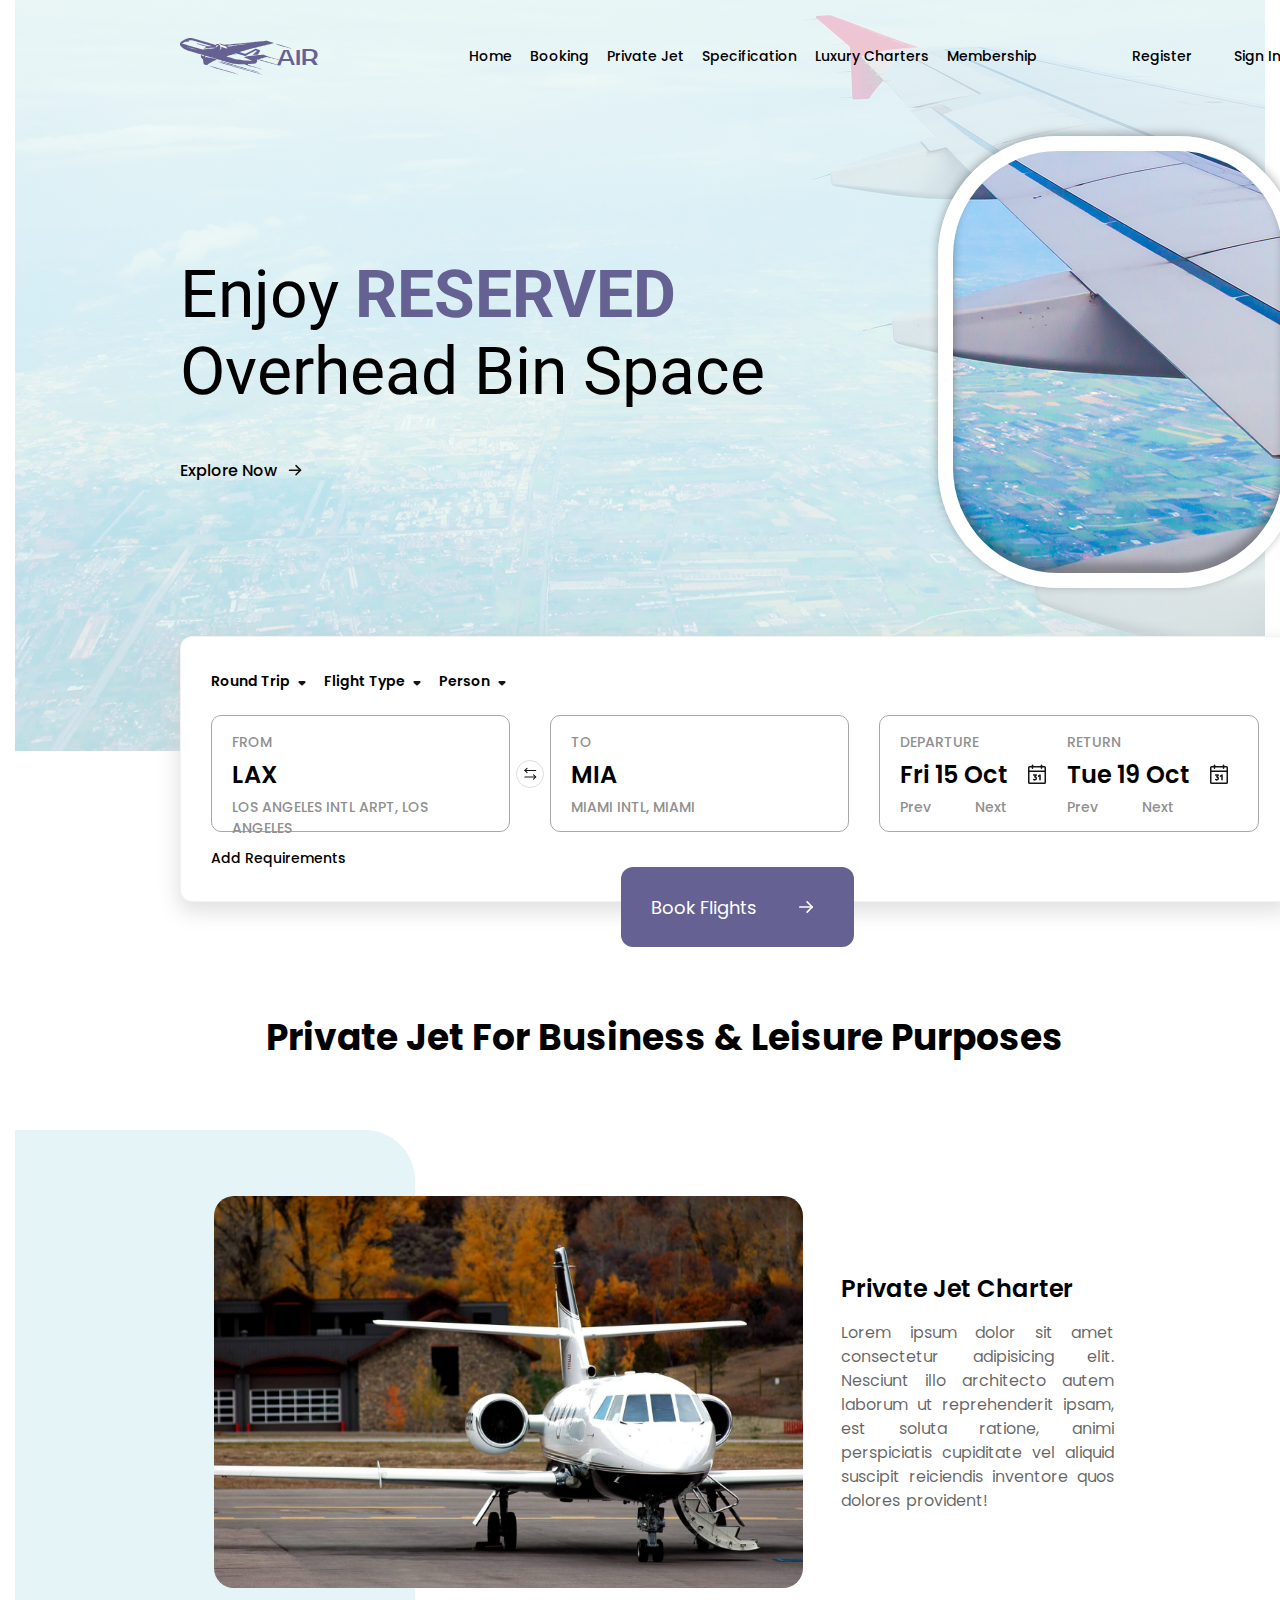
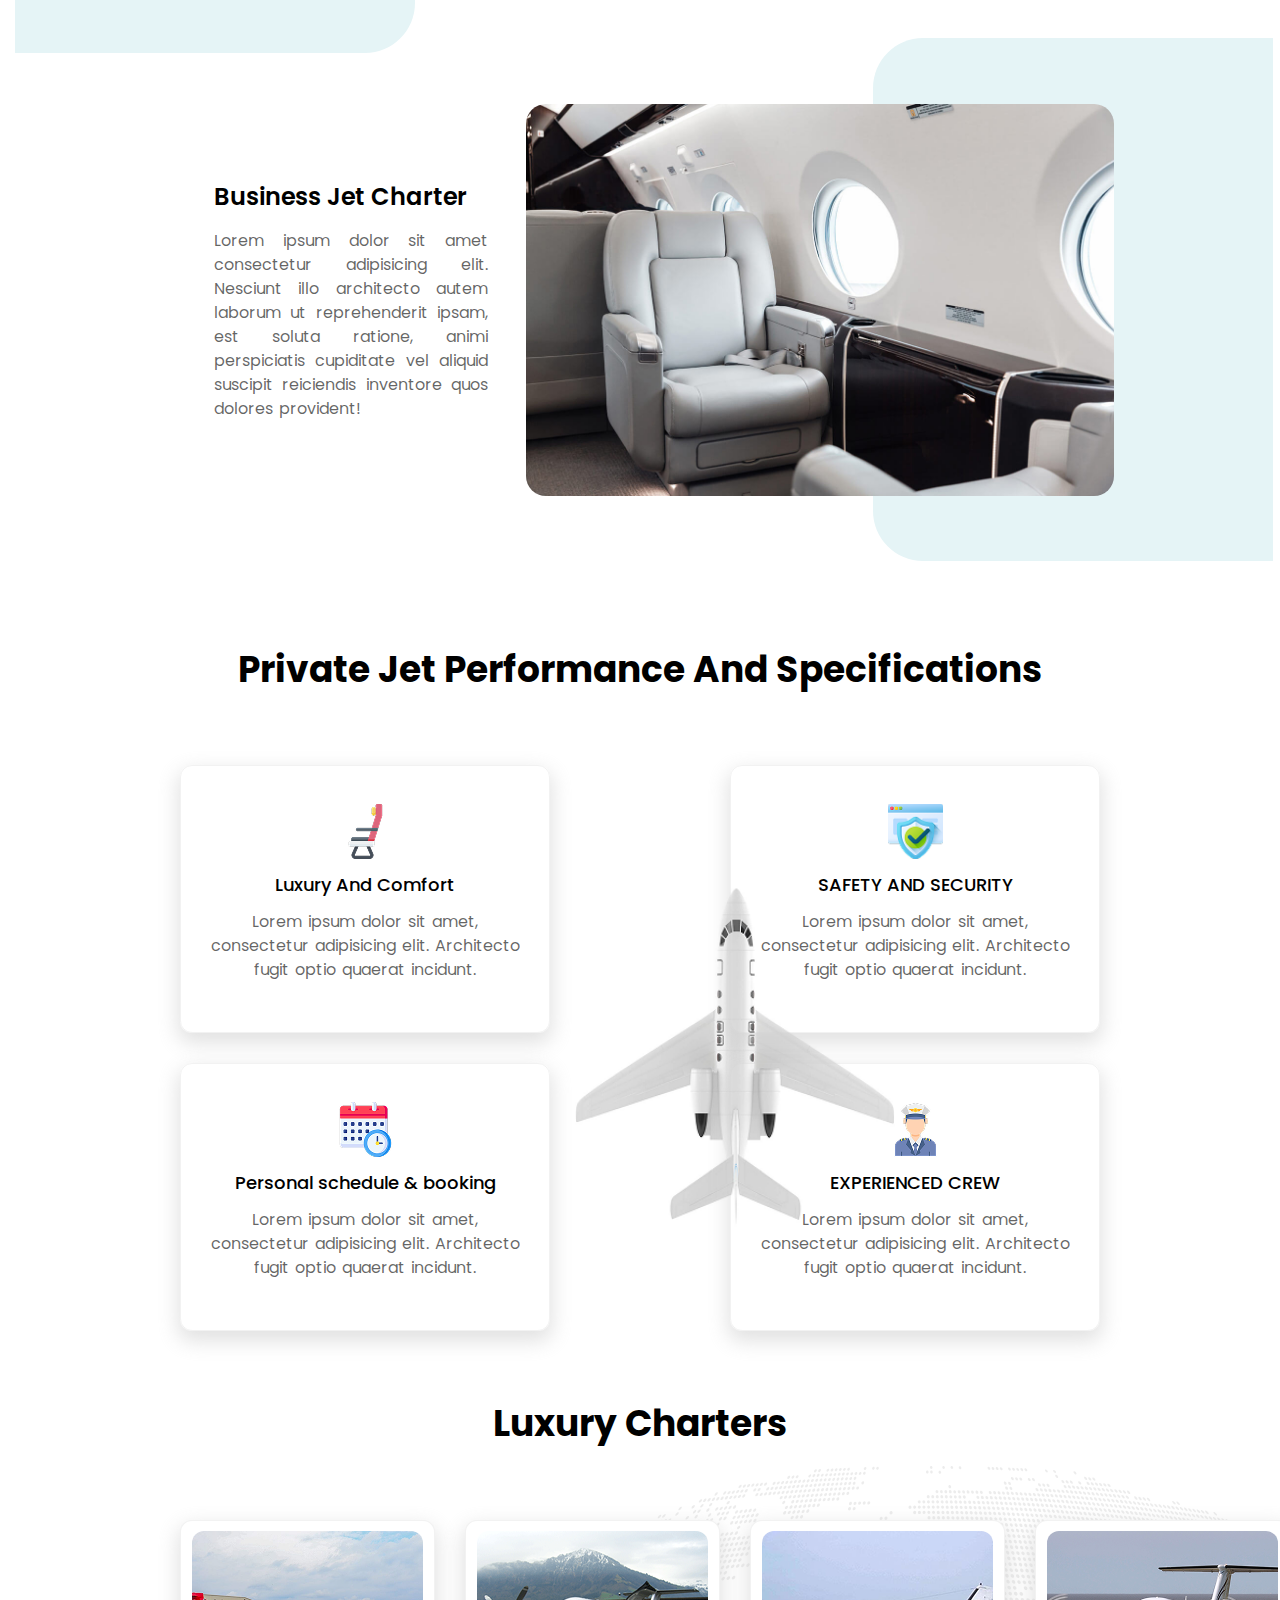
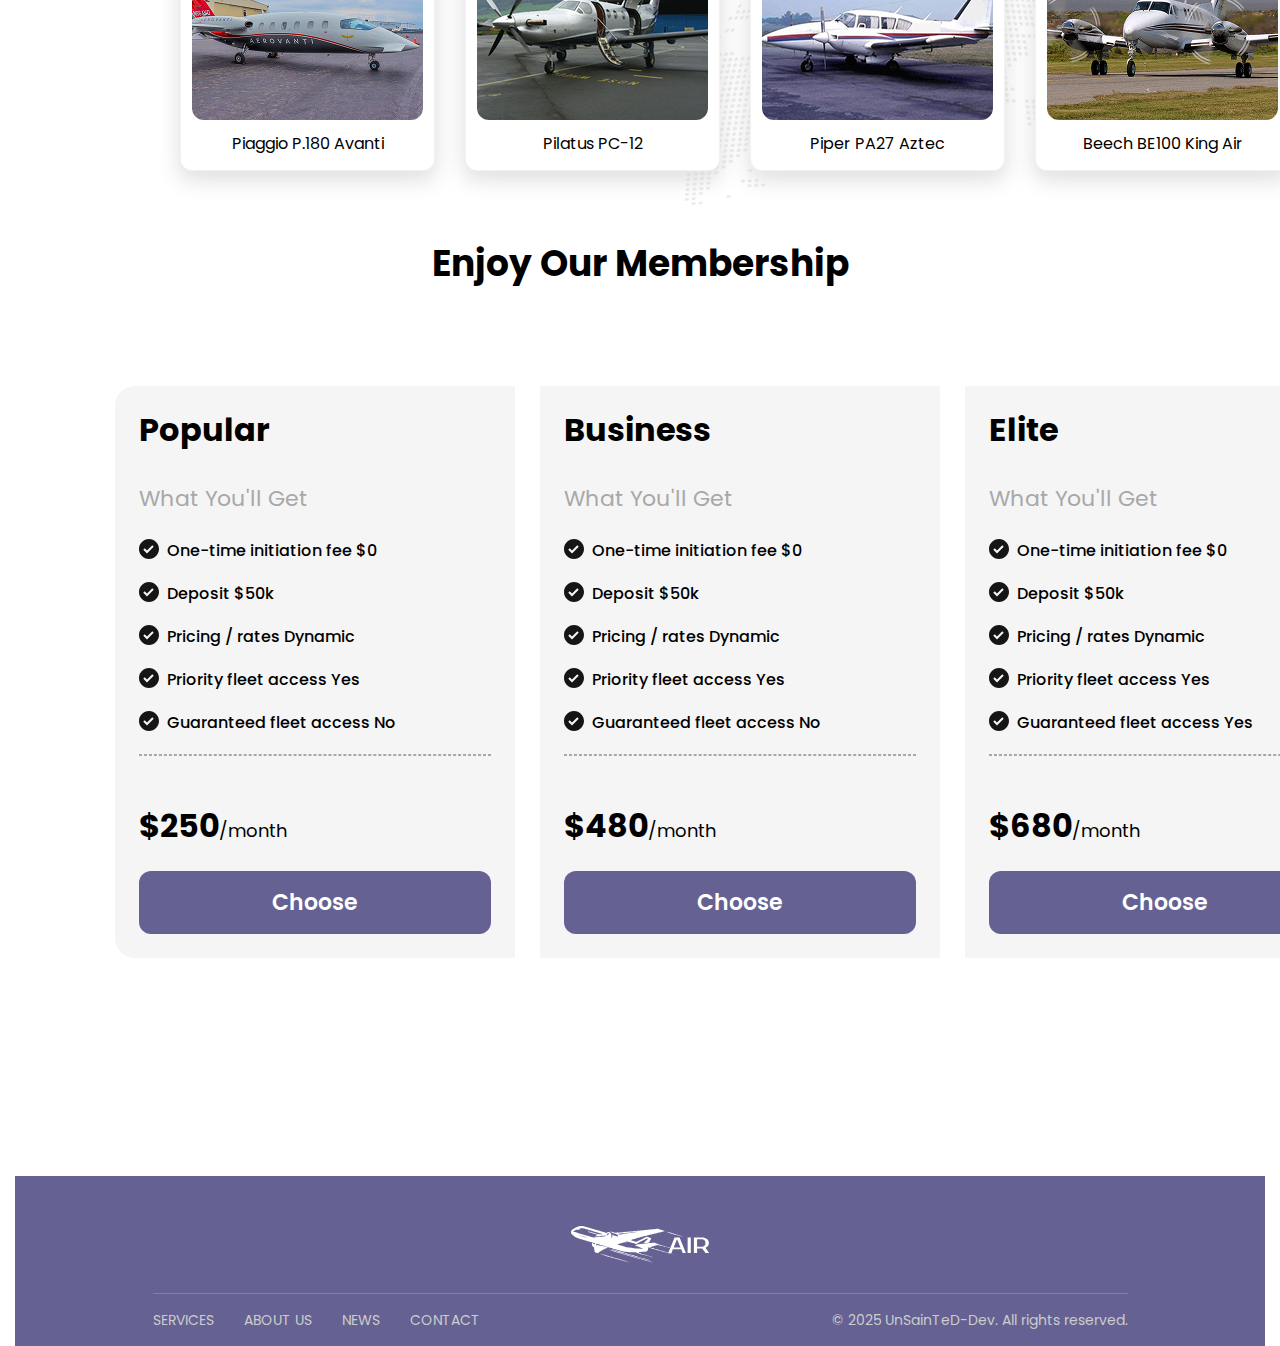
<file: Air/index.html>
<!DOCTYPE html>
<html lang="en">

<head>
    <meta charset="UTF-8" />
    <meta http-equiv="X-UA-Compatible" content="IE=edge" />
    <meta name="viewport" content="width=device-width, initial-scale=1.0" />
    <meta name="description" content="Air - Fly with us!" />
    <link rel="stylesheet" href="css/default.css" />

    <link rel="preconnect" href="https://fonts.googleapis.com" />
    <link rel="preconnect" href="https://fonts.gstatic.com" crossorigin />
    <link href="https://fonts.googleapis.com/css2?family=Prosto+One&display=swap" rel="stylesheet" />
    <link href="https://fonts.googleapis.com/css2?family=Roboto:ital,wght@0,100..900;1,100..900&display=swap" rel="stylesheet" />
    <link href="https://fonts.googleapis.com/css2?family=Poppins:wght@400;500;600;700&display=swap" rel="stylesheet" />

    <link rel="stylesheet" href="css/styles.css" />
    <link rel="shortcut icon" href="images/img-favicon.png" type="image/x-icon" />
    <title>Air</title>
</head>

<body>
    <div class="wrapper">
        <header class="header">
            <div class="container">
                <div class="header__inner">
                    <nav class="header__nav">
                        <div class="header__brand">
                            <img class="header__brand-logo" src="images/logo/img-logo.svg" alt="" />
                            <a class="header__brand-name" href="index.html">AIR</a>
                        </div>

                        <ul class="header__menu">
                            <li class="header__menu-item"><a class="header__menu-link" href="index.html">Home</a></li>
                            <li class="header__menu-item"><a class="header__menu-link" href="index.html">Booking</a>
                            </li>
                            <li class="header__menu-item"><a class="header__menu-link" href="index.html">Private Jet</a>
                            </li>
                            <li class="header__menu-item"><a class="header__menu-link"
                                    href="index.html">Specification</a></li>
                            <li class="header__menu-item"><a class="header__menu-link" href="index.html">Luxury
                                    Charters</a></li>
                            <li class="header__menu-item"><a class="header__menu-link" href="index.html">Membership</a>
                            </li>
                        </ul>

                        <div class="header__actions">
                            <button class="header__action-btn">Register</button>
                            <button class="header__action-btn">Sign In</button>
                        </div>
                    </nav>

                    <div class="header__hero">
                        <div class="header__hero-window"></div>
                        <span class="header__hero-title">
                            Enjoy <strong>RESERVED</strong><br />Overhead Bin Space
                        </span>
                        <div class="header__hero-cta">
                            <a class="header__hero-link" href="">Explore Now</a>
                            <img class="header__hero-icon" src="images/decoration/arrow-right.svg" alt="" />
                        </div>
                    </div>
                </div>
            </div>
        </header>

        <main class="main">
            <div class="container">
                <div class="main__inner">

                    <!-- Booking -->
                    <section class="booking">

                        <section class="booking__panel">
                            <ul class="booking__parameters">
                                <li class="booking__parametres-item">Round Trip</li>
                                <li class="booking__parametres-item">Flight Type</li>
                                <li class="booking__parametres-item">Person</li>
                            </ul>
                            <div class="booking__directions">
                                <div class="booking__direction direction--from">
                                    <span class="booking__direction-title">FROM</span>
                                    <strong class="booking__direction-city">LAX</strong>
                                    <span class="booking__direction-desc">LOS ANGELES INTL ARPT, LOS ANGELES</span>
                                </div>
                                <button class="booking__directions-swap">
                                    <img class="directions-swap--image" src="images/decoration/arrow-swap.svg" alt="">
                                </button>
                                <div class="booking__direction direction--to">
                                    <span class="booking__direction-title">TO</span>
                                    <strong class="booking__direction-city">MIA</strong>
                                    <span class="booking__direction-desc">MIAMI INTL, MIAMI</span>
                                </div>
                                <div class="booking__direction booking__calendar">
                                    <div class="booking__calendar--departure">
                                        <span class="booking__calendar-title">DEPARTURE</span> <br>
                                        <strong class="booking__calendar-date">Fri 15 Oct</strong>
                                        <div class="booking__calendar-btns">
                                            <button class="booking__calendar-btn btn--prev">Prev</button>
                                            <button class="booking__calendar-btn btn--next">Next</button>
                                        </div>
                                        <img class="booking__calendar--image" src="images/decoration/calendar.svg"
                                            alt="">
                                    </div>
                                    <div class="booking__calendar--return">
                                        <span class="booking__calendar-title">RETURN</span> <br>
                                        <strong class="booking__calendar-date">Tue 19 Oct</strong>
                                        <div class="booking__calendar-btns">
                                            <button class="booking__calendar-btn btn--prev">Prev</button>
                                            <button class="booking__calendar-btn btn--next">Next</button>
                                        </div>
                                        <img class="booking__calendar--image" src="images/decoration/calendar.svg"
                                            alt="">
                                    </div>
                                </div>
                            </div>
                            <button class="booking__requirements">Add Requirements</button>
                            <button class="booking__book-btn">Book Flights
                                <img src="images/decoration/arrow-right-white.svg" alt="">
                            </button>
                        </section>
                    </section>

                    <!-- JET -->
                    <section class="jet">
                        <h2 class="section-title jet-mt">Private Jet For Business &amp; Leisure Purposes</h2>

                        <section class="jet__about">
                            <img class="jet__bg jet__bg--left" src="images/decoration/bg-left.svg" alt="" />
                            <div class="jet__about-private">
                                <img class="jet__about-image" src="images/content/private-jet.png" alt="" />
                                <div class="jet__about-content">
                                    <h3 class="section-subtitle">Private Jet Charter</h3>
                                    <p>Lorem ipsum dolor sit amet consectetur adipisicing elit. Nesciunt illo architecto
                                        autem laborum ut reprehenderit ipsam, est soluta ratione, animi perspiciatis
                                        cupiditate vel aliquid suscipit reiciendis inventore quos dolores provident!</p>
                                </div>
                            </div>
                        </section>

                        <section class="jet__about">
                            <img class="jet__bg jet__bg--right" src="images/decoration/bg-right.svg" alt="" />
                            <div class="jet__about-business">
                                <div class="jet__about-content">
                                    <h3 class="section-subtitle">Business Jet Charter</h3>
                                    <p>Lorem ipsum dolor sit amet consectetur adipisicing elit. Nesciunt illo architecto
                                        autem laborum ut reprehenderit ipsam, est soluta ratione, animi perspiciatis
                                        cupiditate vel aliquid suscipit reiciendis inventore quos dolores provident!</p>
                                </div>
                                <img class="jet__about-image" src="images/content/business-jet.png" alt="" />
                            </div>
                        </section>
                    </section>

                    <!-- SPECIFICATIONS -->
                    <section class="specs">
                        <h2 class="section-title">Private Jet Performance And Specifications</h2>
                        <img class="specs__bg-plane" src="images/decoration/bg-plane.png" alt="" />

                        <section class="specs__grid">
                            <div class="specs__item specs__item--col-1">
                                <img class="specs__item-icon" src="images/decoration/decor-img-1.png" alt="" />
                                <strong class="specs__item-title">Luxury And Comfort</strong>
                                <p class="specs__item-text">Lorem ipsum dolor sit amet, consectetur adipisicing elit.
                                    Architecto fugit optio quaerat incidunt.</p>
                            </div>

                            <div class="specs__item specs__item--col-2">
                                <img class="specs__item-icon" src="images/decoration/decor-img-2.png" alt="" />
                                <strong class="specs__item-title">SAFETY AND SECURITY</strong>
                                <p class="specs__item-text">Lorem ipsum dolor sit amet, consectetur adipisicing elit.
                                    Architecto fugit optio quaerat incidunt.</p>
                            </div>

                            <div class="specs__item specs__item--col-1">
                                <img class="specs__item-icon" src="images/decoration/decor-img-3.png" alt="" />
                                <strong class="specs__item-title">Personal schedule &amp; booking</strong>
                                <p class="specs__item-text">Lorem ipsum dolor sit amet, consectetur adipisicing elit.
                                    Architecto fugit optio quaerat incidunt.</p>
                            </div>

                            <div class="specs__item specs__item--col-2">
                                <img class="specs__item-icon" src="images/decoration/decor-img-4.png" alt="" />
                                <strong class="specs__item-title">EXPERIENCED CREW</strong>
                                <p class="specs__item-text">Lorem ipsum dolor sit amet, consectetur adipisicing elit.
                                    Architecto fugit optio quaerat incidunt.</p>
                            </div>
                        </section>
                    </section>

                    <!-- LUXURY -->
                    <section class="lux">
                        <h2 class="section-title">Luxury Charters</h2>
                        <img class="lux__bg-planet" src="images/decoration/bg-planet.svg" alt="" />

                        <div class="lux__charters">
                            <div class="charters__item">
                                <img class="charters__item-image" src="images/content/charter-1.png" alt="">
                                <span class="charters__item-title">Piaggio P.180 Avanti</span>
                            </div>
                            <div class="charters__item">
                                <img class="charters__item-image" src="images/content/charter-2.png" alt="">
                                <span class="charters__item-title">Pilatus PC-12</span>
                            </div>
                            <div class="charters__item">
                                <img class="charters__item-image" src="images/content/charter-3.png" alt="">
                                <span class="charters__item-title">Piper PA27 Aztec</span>
                            </div>
                            <div class="charters__item">
                                <img class="charters__item-image" src="images/content/charter-4.png" alt="">
                                <span class="charters__item-title">Beech BE100 King Air</span>
                            </div>
                        </div>
                    </section>

                    <!-- MEMBERSHIP -->
                    <section class="membership">
                        <h2 class="section-title">Enjoy Our Membership</h2>

                        <div class="membership__cards">
                            <article class="membership__card card-popular">
                                <h3 class="membership__card-title">Popular</h3>
                                <span class="membership__card-desc">What You'll Get</span>
                                <ul class="membership__features">
                                    <li class="membership__feature">One-time initiation fee $0</li>
                                    <li class="membership__feature">Deposit $50k</li>
                                    <li class="membership__feature">Pricing / rates Dynamic</li>
                                    <li class="membership__feature">Priority fleet access Yes</li>
                                    <li class="membership__feature">Guaranteed fleet access No</li>
                                </ul>
                                <hr class="membership--separator">
                                <span class="membership__card-cost"><strong>$250</strong>/month</span>
                                <button class="membership__btn">Choose</button>
                            </article>
                            <article class="membership__card card-business">
                                <h3 class="membership__card-title">Business</h3>
                                <span class="membership__card-desc">What You'll Get</span>
                                <ul class="membership__features">
                                    <li class="membership__feature">One-time initiation fee $0</li>
                                    <li class="membership__feature">Deposit $50k</li>
                                    <li class="membership__feature">Pricing / rates Dynamic</li>
                                    <li class="membership__feature">Priority fleet access Yes</li>
                                    <li class="membership__feature">Guaranteed fleet access No</li>
                                </ul>
                                <hr class="membership--separator">
                                <span class="membership__card-cost"><strong>$480</strong>/month</span>
                                <button class="membership__btn">Choose</button>
                            </article>
                            <article class="membership__card card-elite">
                                <h3 class="membership__card-title">Elite</h3>
                                <span class="membership__card-desc">What You'll Get</span>
                                <ul class="membership__features">
                                    <li class="membership__feature">One-time initiation fee $0</li>
                                    <li class="membership__feature">Deposit $50k</li>
                                    <li class="membership__feature">Pricing / rates Dynamic</li>
                                    <li class="membership__feature">Priority fleet access Yes</li>
                                    <li class="membership__feature">Guaranteed fleet access Yes</li>
                                </ul>
                                <hr class="membership--separator">
                                <span class="membership__card-cost"><strong>$680</strong>/month</span>
                                <button class="membership__btn">Choose</button>
                            </article>
                        </div>
                    </section>
                </div>
            </div>
        </main>

        <footer class="footer">
            <div class="container">
                <div class="footer__inner">
                    <img class="footer__logo" src="images/logo/logo-white.svg" alt="">
                    <nav class="footer__nav">
                        <ul class="footer__nav-items">
                            <li class="footer__nav-item">SERVICES</li>
                            <li class="footer__nav-item">ABOUT US</li>
                            <li class="footer__nav-item">NEWS</li>
                            <li class="footer__nav-item">CONTACT</li>
                        </ul>
                        <span class="footer__nav-copyright">© 2025 UnSainTeD-Dev. All rights reserved.</span>
                    </nav>
                </div>
            </div>
        </footer>
    </div>
</body>

</html>
</file>
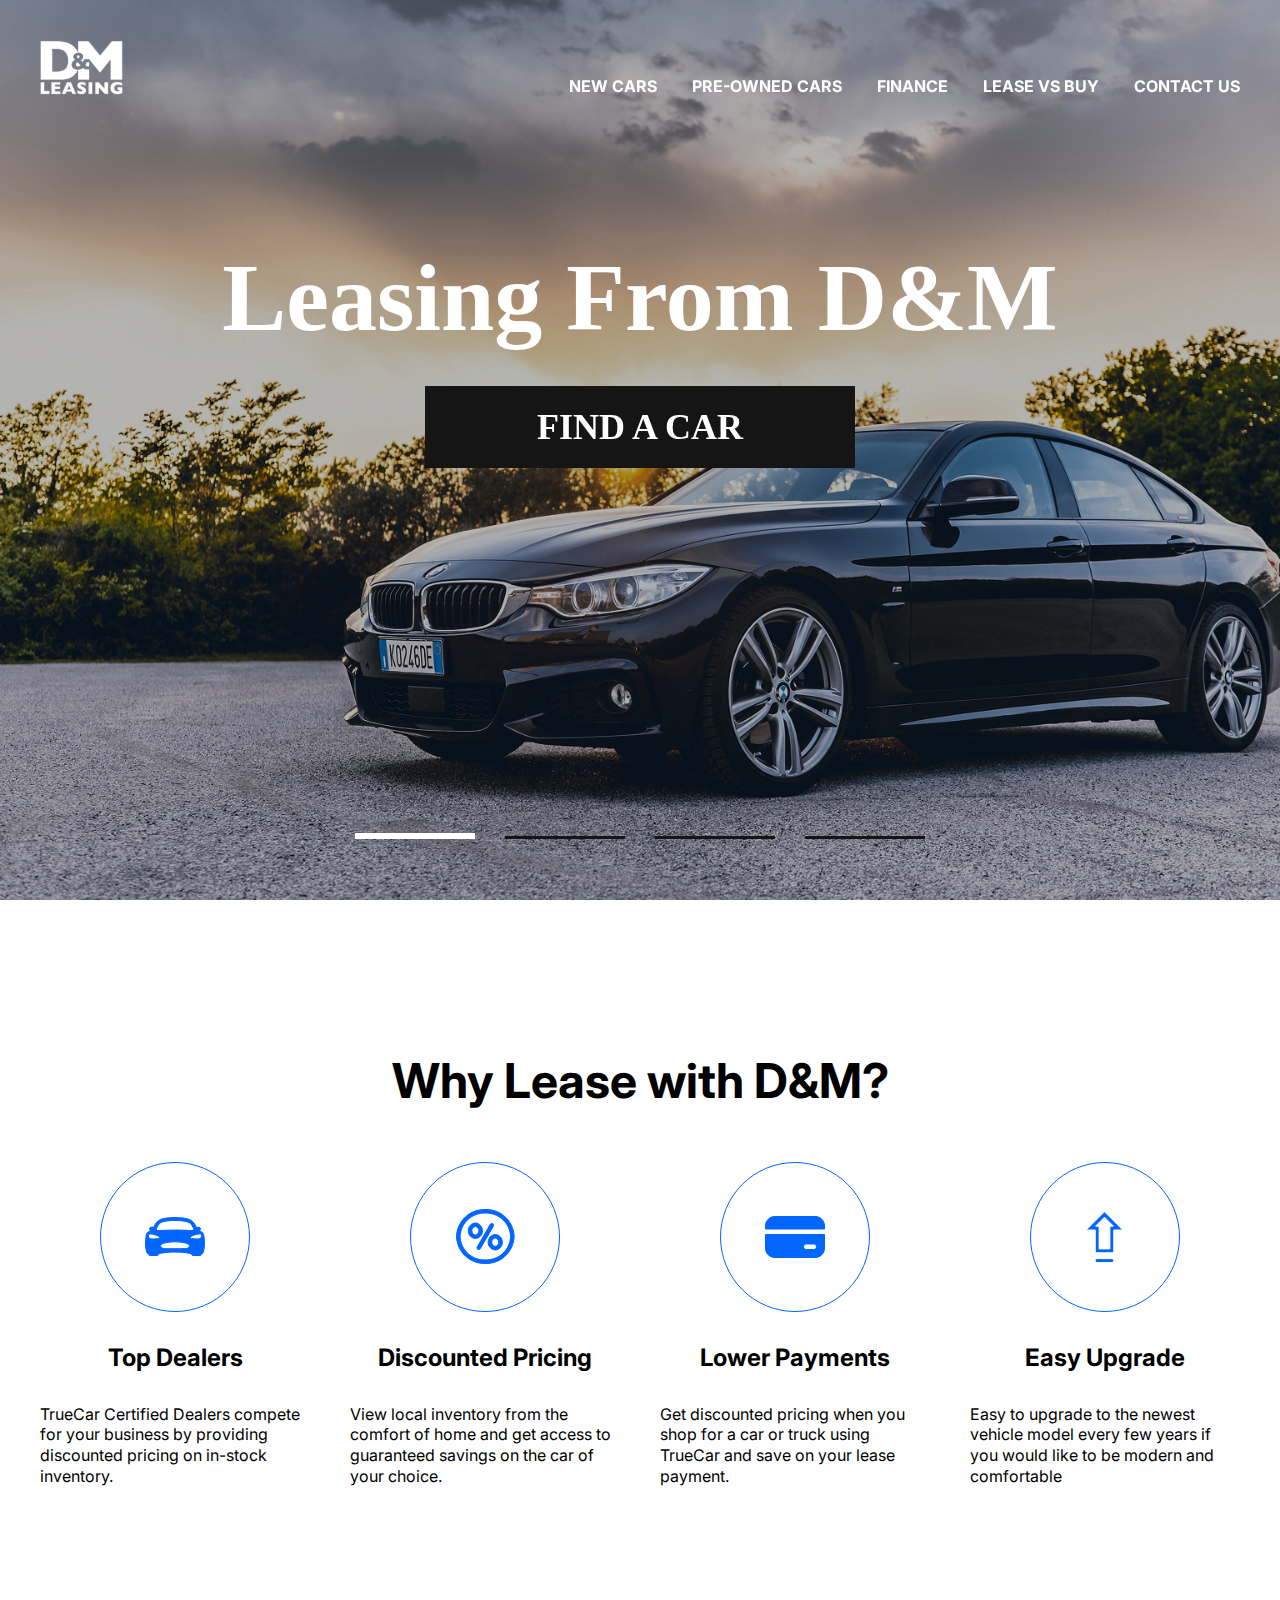
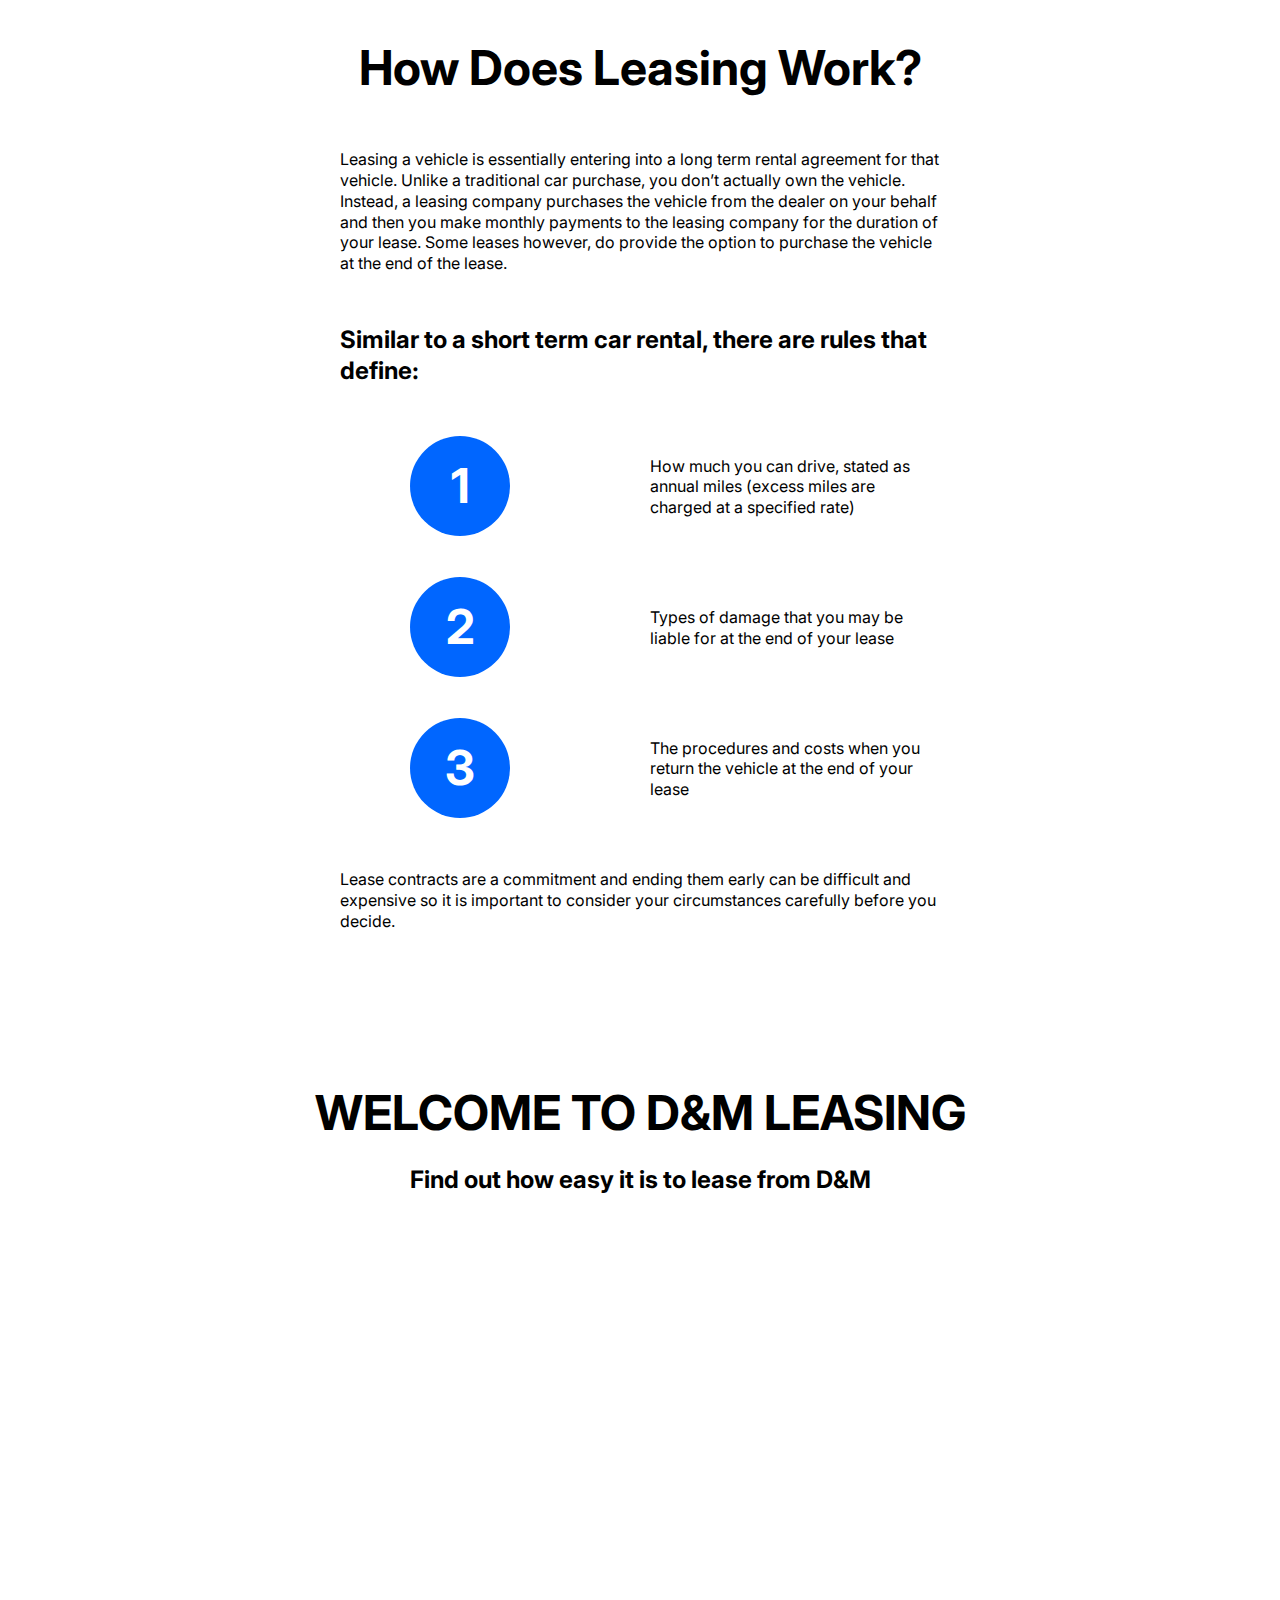
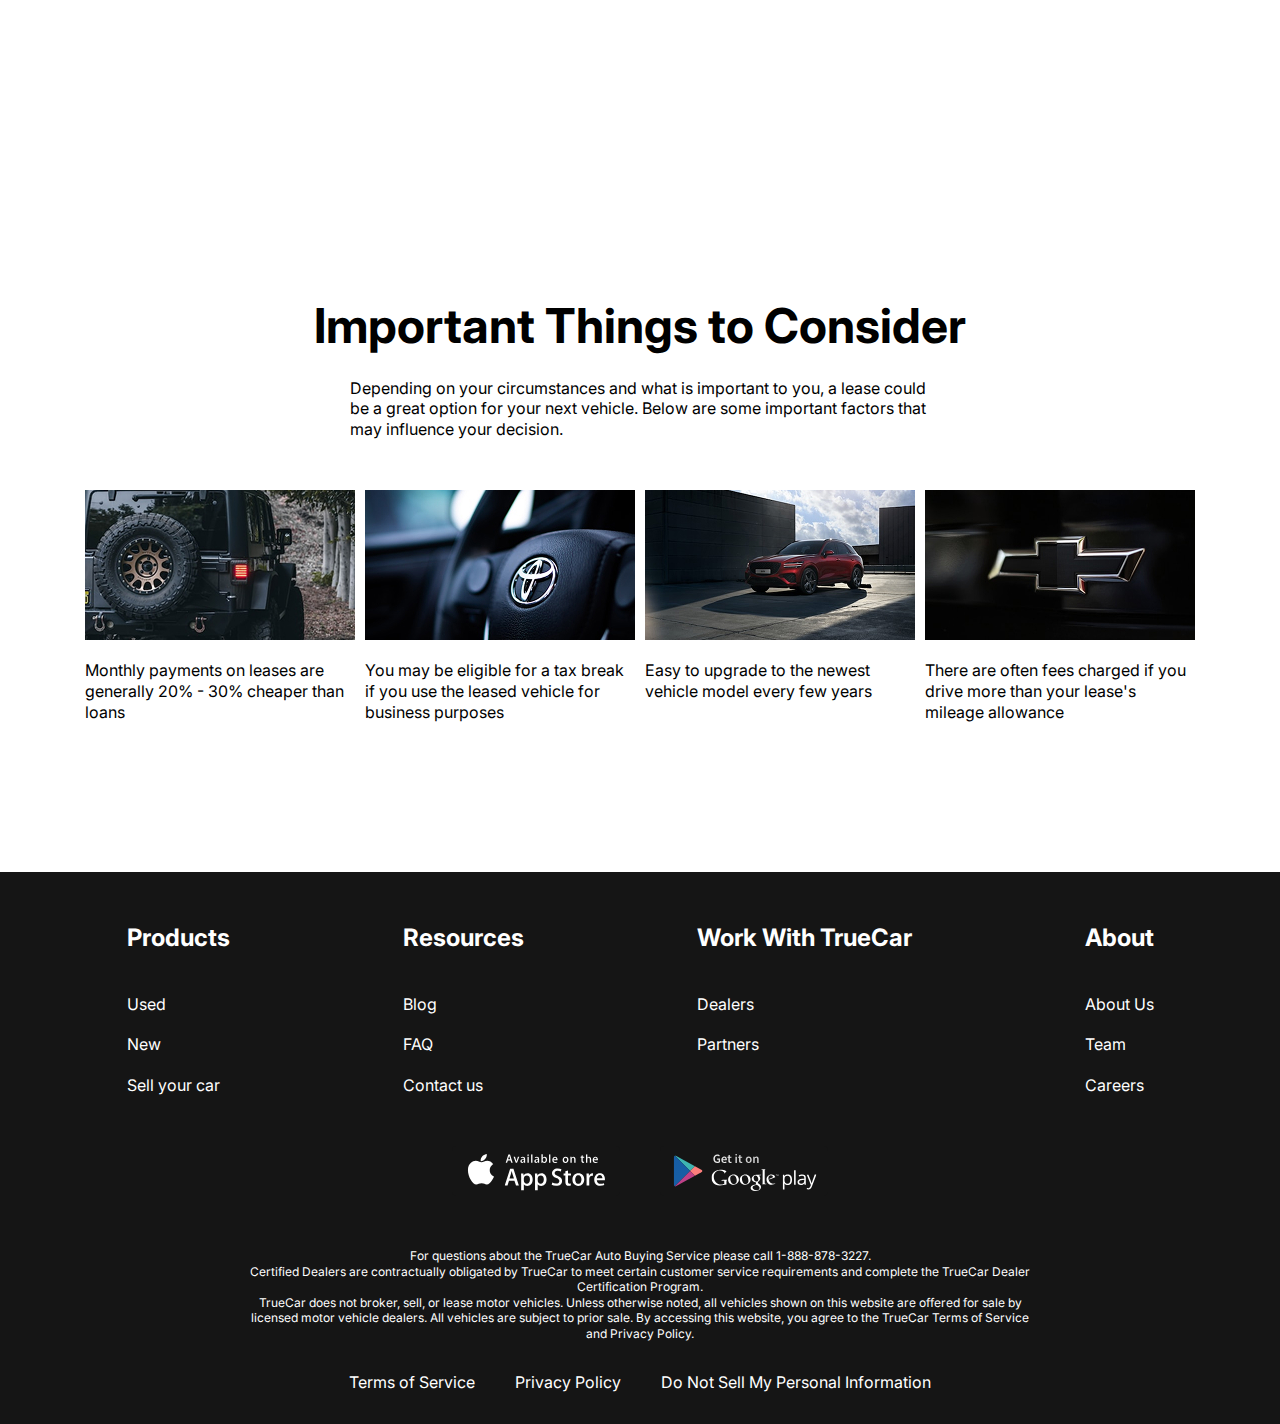
<file: Lease-Cars-Improved/index.html>
<!DOCTYPE html>

<html lang="en">

<head>
  <meta charset="UTF-8" />
  <meta http-equiv="X-UA-Compatible" content="IE=edge" />
  <meta name="viewport" content="width=device-width, initial-scale=1.0" />
  <meta name="description" content="Lease Cars - Move with us!" />
  <link rel="stylesheet" href="https://cdn.jsdelivr.net/npm/swiper@11/swiper-bundle.min.css" />
  <link rel="stylesheet" href="css/default.css" />
  <link rel="preconnect" href="https://fonts.googleapis.com">
  <link rel="preconnect" href="https://fonts.gstatic.com" crossorigin>
  <link rel="stylesheet" href="https://fonts.googleapis.com/css2?family=Inter:opsz,wght@14..32,100..900&display=swap">
  <link rel="stylesheet" href="css/styles.css">
  <link rel="stylesheet" href="css/styles-mobile.css">
  <link rel="icon" type="image/x-icon" sizes="32x32" href="favicon.ico">
  <link rel="icon" type="image/svg+xml" href="images/favicons/favicon.svg">
  <link rel="apple-touch-icon" sizes="180x180" href="images/favicons/favicon-180.png">
  <link rel="manifest" href="favicon.webmanifest">
  <title>Lease Cars</title>
</head>

<body>
  <div class="wrapper">
    <header class="header header-main">
      <div class="container">
        <div class="header__inner">
          <a class="logo" href="index.html">
            <img class="logo__img" src="images/logo/logo-white.svg" alt="">
          </a>
          <nav class="nav">
            <button class="nav__btn">
              <span></span>
              <span></span>
              <span></span>
            </button>
            <ul class="nav__list">
              <li class="nav__list-item"><a class="nav__list-link" href="new-cars.html">NEW CARS</a></li>
              <li class="nav__list-item"><a class="nav__list-link" href="#">PRE-OWNED CARS</a></li>
              <li class="nav__list-item"><a class="nav__list-link" href="#">FINANCE</a></li>
              <li class="nav__list-item"><a class="nav__list-link" href="#">LEASE VS BUY</a></li>
              <li class="nav__list-item"><a class="nav__list-link" href="contacts.html">CONTACT US</a></li>
            </ul>
          </nav>
        </div>
      </div>
    </header>

    <main class="main">
      <div class="main__inner">
        <section class="top">
          <div class="top__container">
            <h1 class="title">Leasing From D&M</h1>
            <a class="top__link" href="new-cars.html">FIND A CAR</a>
          </div>
        </section>
        <div class="slider">
          <div class="swiper">
            <div class="swiper-wrapper">
              <div class="swiper-slide" style="background-image: url(images/background/slider-1-img.jpg);"></div>
              <div class="swiper-slide" style="background-image: url(images/background/slider-2-img.jpg);"></div>
              <div class="swiper-slide" style="background-image: url(images/background/slider-3-img.jpg);"></div>
              <div class="swiper-slide" style="background-image: url(images/background/slider-4-img.jpg);"></div>
            </div>
            <div class="swiper-pagination"></div>
          </div>
        </div>
        <section class="why-lease">
          <div class="container">
            <h2 class="section-title">Why Lease with D&M?</h2>
            <ul class="why-lease__list">
              <li class="why-lease__item">
                <img class="why-lease__item-img" src="images/decoration/why-lease-1.svg" alt="">
                <h3 class="why-lease__item-title">Top Dealers</h3>
                <p class="why-lease__item-text">TrueCar Certified Dealers compete for your business by providing
                  discounted pricing on in-stock inventory.</p>
              </li>
              <li class="why-lease__item">
                <img class="why-lease__item-img" src="images/decoration/why-lease-2.svg" alt="">
                <h3 class="why-lease__item-title">Discounted Pricing</h3>
                <p class="why-lease__item-text">View local inventory from the comfort of home and get access to
                  guaranteed savings on the car of your choice.</p>
              </li>
              <li class="why-lease__item">
                <img class="why-lease__item-img" src="images/decoration/why-lease-3.svg" alt="">
                <h3 class="why-lease__item-title">Lower Payments</h3>
                <p class="why-lease__item-text">Get discounted pricing when you shop for a car or truck using TrueCar
                  and save on your lease payment.</p>
              </li>
              <li class="why-lease__item">
                <img class="why-lease__item-img" src="images/decoration/why-lease-4.svg" alt="">
                <h3 class="why-lease__item-title">Easy Upgrade</h3>
                <p class="why-lease__item-text">Easy to upgrade to the newest vehicle model every few years if you would
                  like to be modern and comfortable</p>
              </li>
            </ul>
          </div>
        </section>
        <section class="how-lease">
          <div class="container">
            <div class="how-lease__inner">
              <h2 class="section-title">How Does Leasing Work?</h2>
              <p class="how-lease__text">Leasing a vehicle is essentially entering into a long term rental agreement for
                that vehicle. Unlike a traditional car purchase, you don’t actually own the vehicle. Instead, a leasing
                company purchases the vehicle from the dealer on your behalf and then you make monthly payments to the
                leasing company for the duration of your lease. Some leases however, do provide the option to purchase
                the vehicle at the end of the lease.</p>
              <h4 class="how-lease-title">Similar to a short term car rental, there are rules that define:</h4>
              <ol class="how-lease__list">
                <li class="how-lease__item">How much you can drive, stated as annual miles (excess miles are charged at
                  a specified rate)</li>
                <li class="how-lease__item">Types of damage that you may be liable for at the end of your lease</li>
                <li class="how-lease__item">The procedures and costs when you return the vehicle at the end of your
                  lease</li>
              </ol>
              <p class="how-lease__text">Lease contracts are a commitment and ending them early can be difficult and
                expensive so it is important to consider your circumstances carefully before you decide.</p>
            </div>
          </div>
        </section>
        <section class="promo-video">
          <div class="container">
            <h2 class="section-title promo-video__title">WELCOME TO D&M LEASING</h2>
            <p class="promo-video__text">Find out how easy it is to lease from D&M</p>
            <iframe class="promo-video__content" width="1000" height="500"
              src="https://www.youtube.com/embed/9jcTIJCPXlM?si=W3Nm1VA7qCg3EqvG" title="YouTube video player"
              frameborder="0"
              allow="accelerometer; autoplay; clipboard-write; encrypted-media; gyroscope; picture-in-picture; web-share"
              referrerpolicy="strict-origin-when-cross-origin" allowfullscreen></iframe>
          </div>
        </section>
        <section class="important-info">
          <div class="container">
            <h2 class="section-title important-info__title">Important Things to Consider</h2>
            <p class="important-info__text">
              Depending on your circumstances and what is important to you, a lease could be a great option for your
              next
              vehicle. Below are some important factors that may influence your decision.
            </p>
            <ul class="important-info__list">
              <li class="important-info__item">
                <img class="important__item-img" src="images/content/important-info-1-img.jpg" alt="">
                <p class="important-info__item-text">Monthly payments on leases are generally 20% - 30% cheaper than
                  loans</p>
              </li>
              <li class="important-info__item">
                <img class="important__item-img" src="images/content/important-info-2-img.jpg" alt="">
                <p class="important-info__item-text">You may be eligible for a tax break if you use the leased vehicle
                  for business purposes</p>
              </li>
              <li class="important-info__item">
                <img class="important__item-img" src="images/content/important-info-3-img.jpg" alt="">
                <p class="important-info__item-text">Easy to upgrade to the newest vehicle model every few years</p>
              </li>
              <li class="important-info__item">
                <img class="important__item-img" src="images/content/important-info-4-img.jpg" alt="">
                <p class="important-info__item-text">There are often fees charged if you drive more than your lease's
                  mileage allowance</p>
              </li>
            </ul>
          </div>
        </section>
      </div>
    </main>

    <footer class="footer">
      <div class="container">
        <div class="footer__inner">
          <nav class="footer__nav">
            <ul class="footer__nav-list">
              <li class="footer__nav-item">
                <p class="footer__nav-title">Products</p>
              </li>
              <li class="footer__nav-item"><a class="footer__nav-link" href="#">Used</a></li>
              <li class="footer__nav-item"><a class="footer__nav-link" href="#">New</a></li>
              <li class="footer__nav-item"><a class="footer__nav-link" href="#">Sell your car</a></li>
            </ul>
            <ul class="footer__nav-list">
              <li class="footer__nav-item">
                <p class="footer__nav-title">Resources</p>
              </li>
              <li class="footer__nav-item"><a class="footer__nav-link" href="#">Blog</a></li>
              <li class="footer__nav-item"><a class="footer__nav-link" href="#">FAQ</a></li>
              <li class="footer__nav-item"><a class="footer__nav-link" href="#">Contact us</a></li>
            </ul>
            <ul class="footer__nav-list">
              <li class="footer__nav-item">
                <p class="footer__nav-title">Work With TrueCar</p>
              </li>
              <li class="footer__nav-item"><a class="footer__nav-link" href="#">Dealers</a></li>
              <li class="footer__nav-item"><a class="footer__nav-link" href="#">Partners</a></li>
            </ul>
            <ul class="footer__nav-list">
              <li class="footer__nav-item">
                <p class="footer__nav-title">About</p>
              </li>
              <li class="footer__nav-item"><a class="footer__nav-link" href="#">About Us</a></li>
              <li class="footer__nav-item"><a class="footer__nav-link" href="#">Team</a></li>
              <li class="footer__nav-item"><a class="footer__nav-link" href="#">Careers</a></li>
            </ul>
          </nav>

          <ul class="apps">
            <li class="apps__item">
              <a class="apps__item-link" href="#">
                <img class="apps__item-img" src="images/icons/appstore-link.svg" alt="">
              </a>
            </li>
            <li class="apps__item">
              <a class="apps__item-link" href="#">
                <img class="apps__item-img" src="images/icons/google-link.svg" alt="">
              </a>
            </li>
          </ul>

          <div class="footer__copyright">
            <p class="footer__copyright-text">
              For questions about the TrueCar Auto Buying Service please call 1-888-878-3227. <br>
              Certified Dealers are contractually obligated by TrueCar to meet certain customer service requirements and
              complete the TrueCar Dealer Certification Program. <br>
              TrueCar does not broker, sell, or lease motor vehicles. Unless otherwise noted, all vehicles shown on this
              website are offered for sale by licensed motor vehicle dealers. All vehicles are subject to prior sale. By
              accessing this website, you agree to the TrueCar Terms of Service and Privacy Policy.
            </p>
            <ul class="footer__copyright-links">
              <li class="footer__copyright-item"><a class="footer__copyright-link" href="#">Terms of Service</a></li>
              <li class="footer__copyright-item"><a class="footer__copyright-link" href="#">Privacy Policy</a></li>
              <li class="footer__copyright-item"><a class="footer__copyright-link" href="#">Do Not Sell My Personal
                  Information</a></li>
            </ul>
          </div>
        </div>
      </div>
    </footer>
  </div>
  <script src="https://cdn.jsdelivr.net/npm/swiper@11/swiper-bundle.min.js"></script>
  <script src="js/main.js"></script>
</body>

</html>
</file>
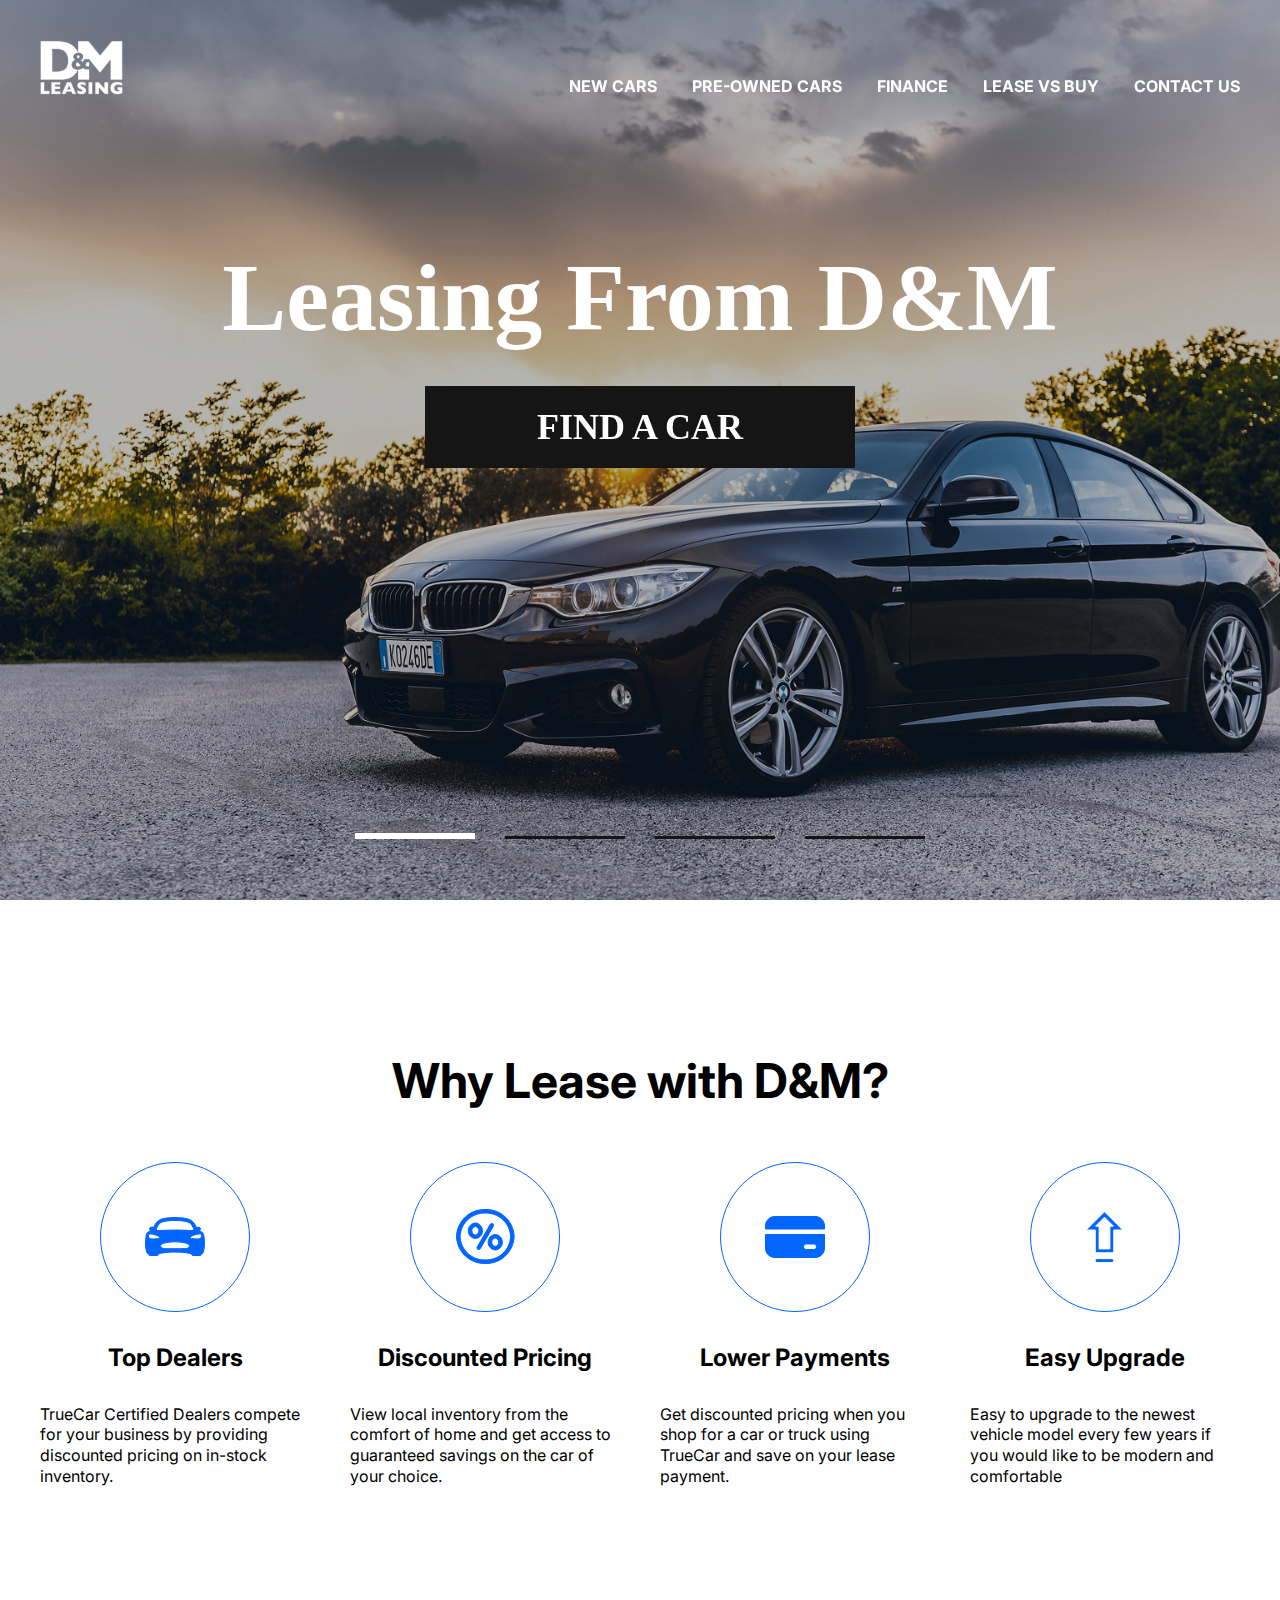
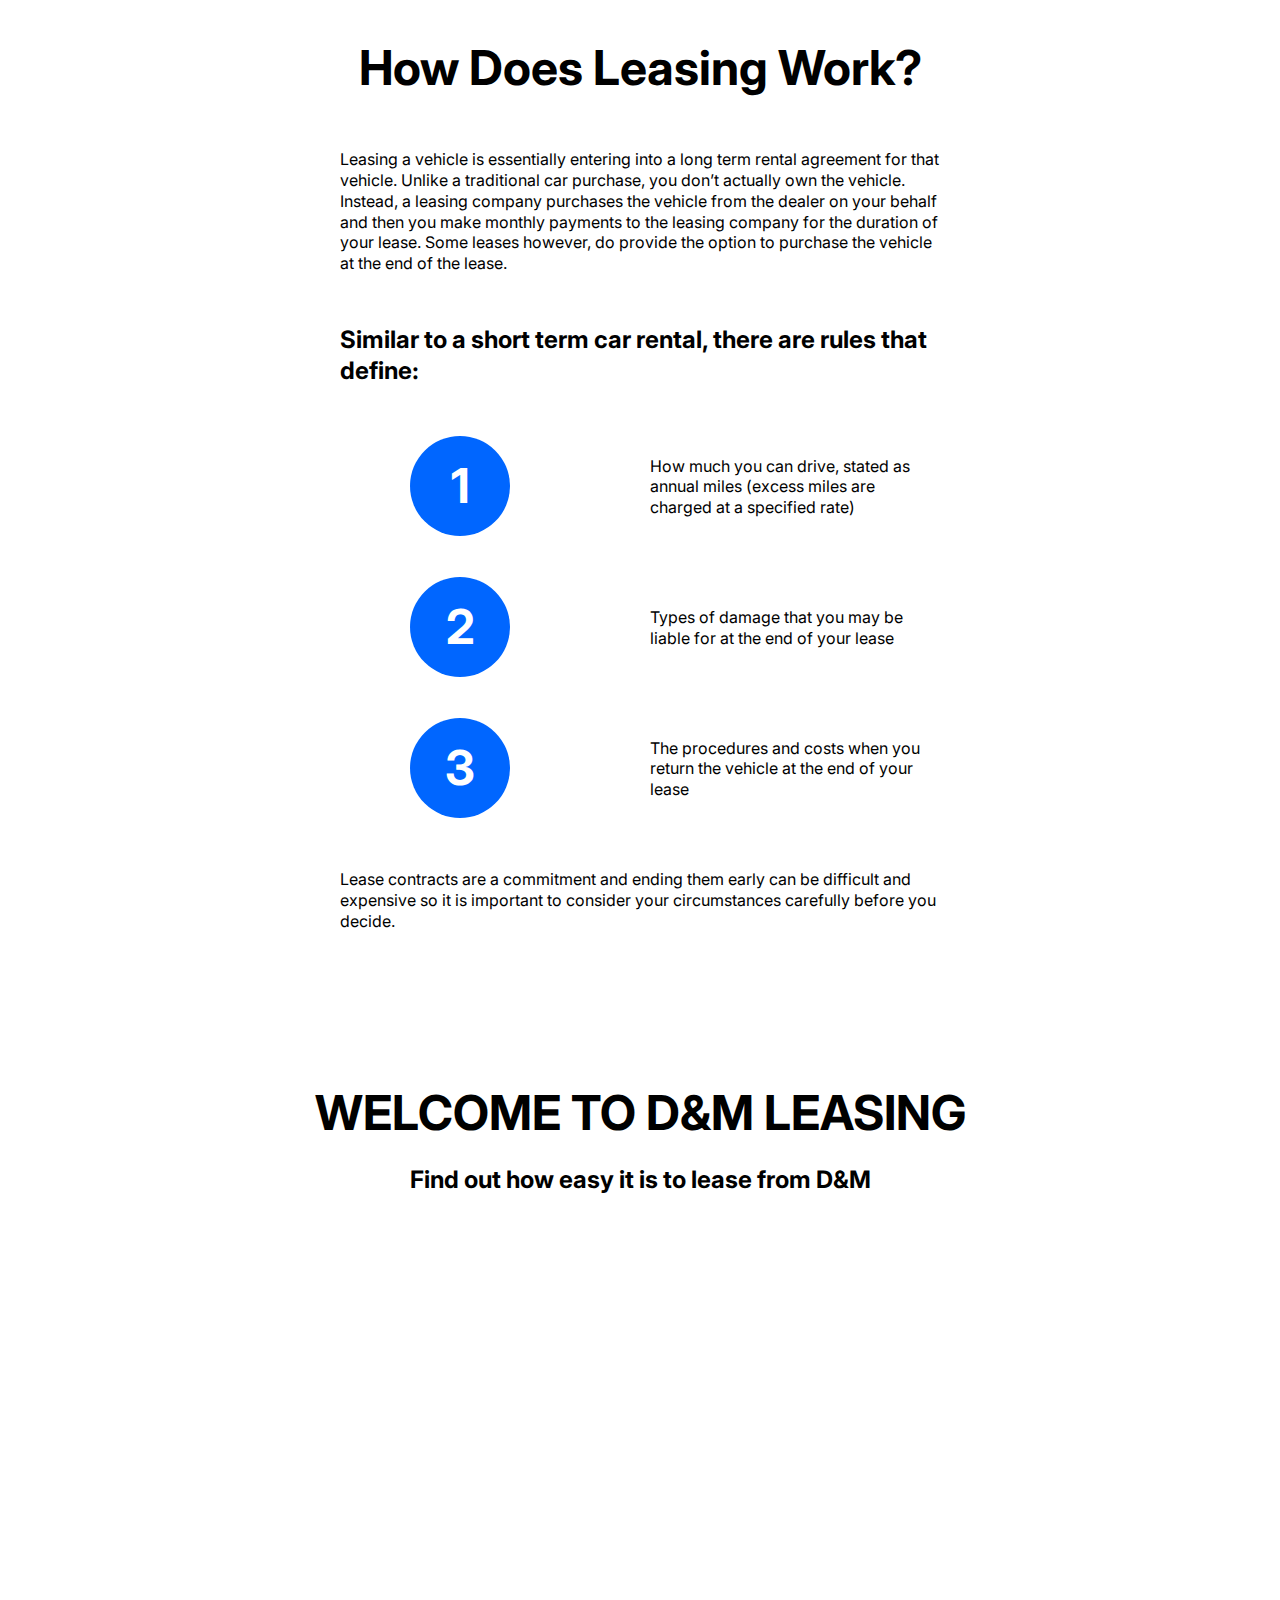
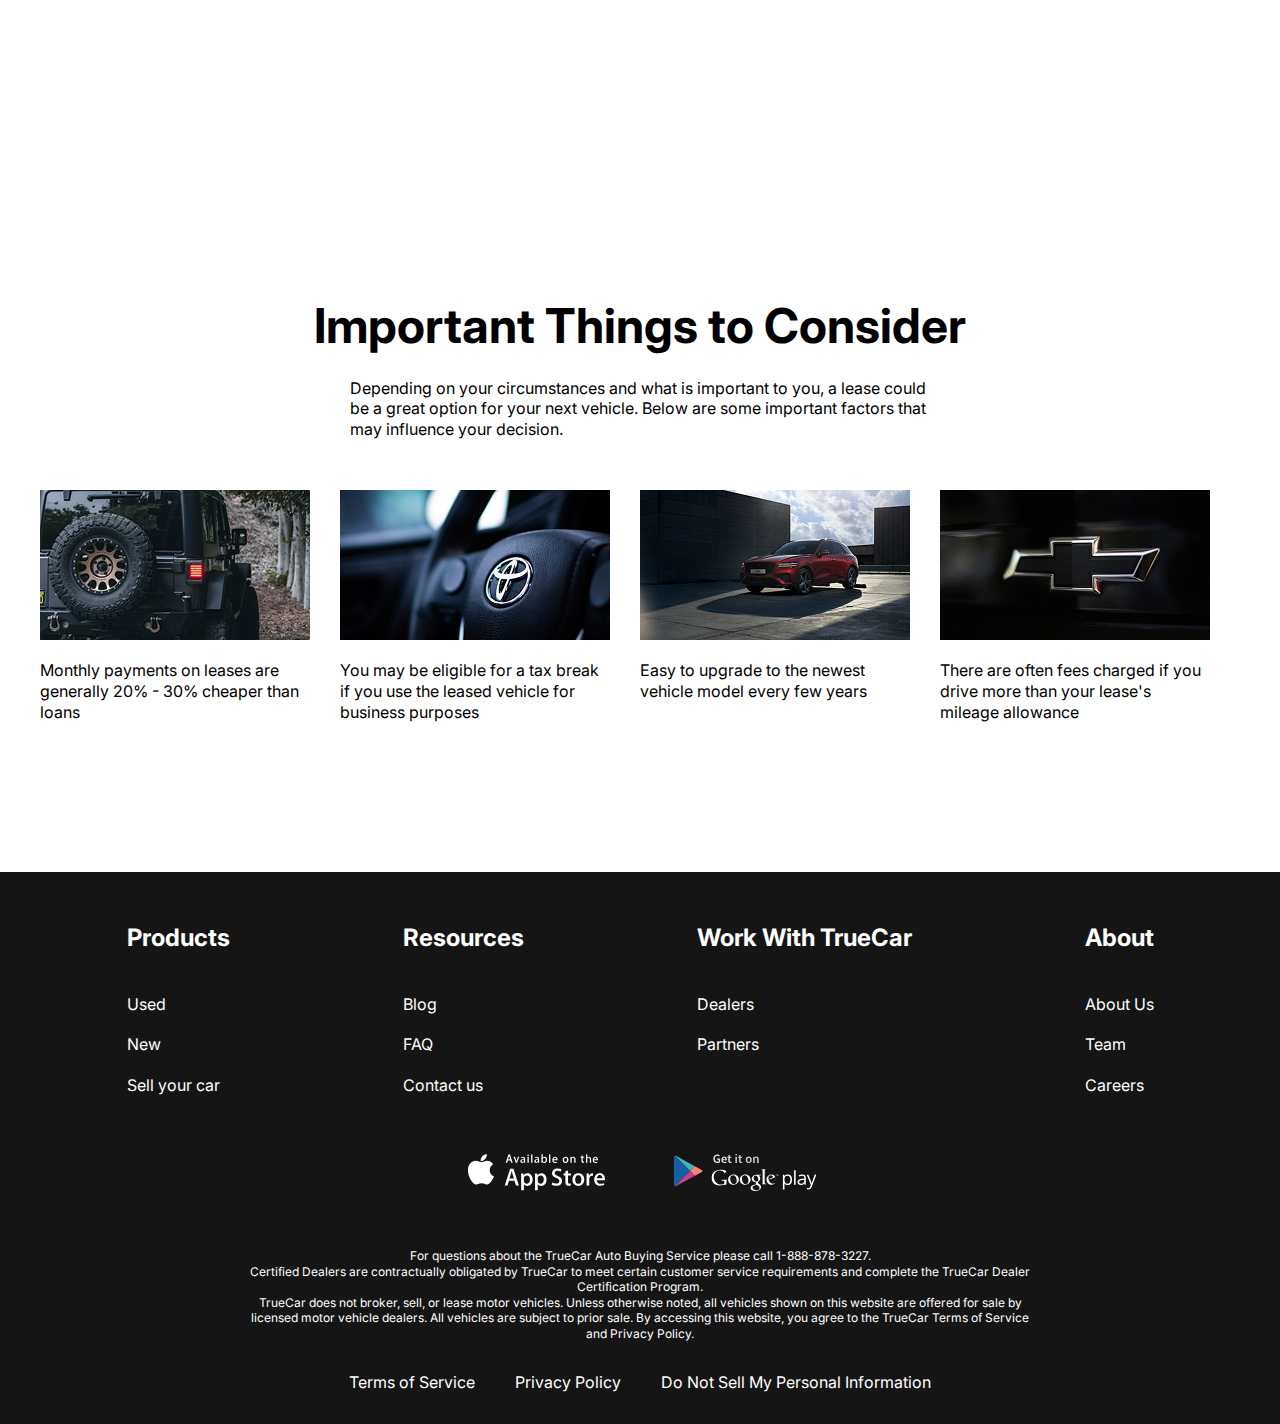
<file: Lease-Cars/index.html>
<!DOCTYPE html>
<html lang="en">

<head>
  <meta charset="UTF-8" />
  <meta http-equiv="X-UA-Compatible" content="IE=edge" />
  <meta name="viewport" content="width=device-width, initial-scale=1.0" />
  <meta name="description" content="Lease Cars - Move with us!" />
  <link rel="stylesheet" href="https://cdn.jsdelivr.net/npm/swiper@11/swiper-bundle.min.css" />
  <link rel="stylesheet" href="css/default.css" />
  <link rel="preconnect" href="https://fonts.googleapis.com">
  <link rel="preconnect" href="https://fonts.gstatic.com" crossorigin>
  <link rel="stylesheet" href="https://fonts.googleapis.com/css2?family=Inter:opsz,wght@14..32,100..900&display=swap">
  <link rel="stylesheet" href="css/styles.css" />
  <link rel="icon" type="image/x-icon" sizes="32x32" href="favicon.ico">
  <link rel="icon" type="image/svg+xml" href="images/favicons/favicon.svg">
  <link rel="apple-touch-icon" sizes="180x180" href="images/favicons/favicon-180.png">
  <link rel="manifest" href="favicon.webmanifest">
  <title>Lease Cars</title>
</head>

<body>
  <div class="wrapper">
    <header class="header header-main">
      <div class="container">
        <div class="header__inner">
          <a class="logo" href="index.html">
            <img class="logo__img" src="images/logo/logo-white.svg" alt="">
          </a>
          <nav class="nav">
            <ul class="nav__list">
              <li class="nav__list-item"><a class="nav__list-link" href="new-cars.html">NEW CARS</a></li>
              <li class="nav__list-item"><a class="nav__list-link" href="#">PRE-OWNED CARS</a></li>
              <li class="nav__list-item"><a class="nav__list-link" href="#">FINANCE</a></li>
              <li class="nav__list-item"><a class="nav__list-link" href="#">LEASE VS BUY</a></li>
              <li class="nav__list-item"><a class="nav__list-link" href="contacts.html">CONTACT US</a></li>
            </ul>
          </nav>
        </div>
      </div>
    </header>

    <main class="main">
      <div class="main__inner">
        <section class="top">
          <div class="top__container">
            <h1 class="title">Leasing From D&M</h1>
            <a class="top__link" href="new-cars.html">FIND A CAR</a>
          </div>
        </section>
        <div class="slider">
          <div class="swiper">
            <div class="swiper-wrapper">
              <div class="swiper-slide" style="background-image: url(images/background/slider-1-img.jpg);"></div>
              <div class="swiper-slide" style="background-image: url(images/background/slider-2-img.jpg);"></div>
              <div class="swiper-slide" style="background-image: url(images/background/slider-3-img.jpg);"></div>
              <div class="swiper-slide" style="background-image: url(images/background/slider-4-img.jpg);"></div>
            </div>
            <div class="swiper-pagination"></div>
          </div>
        </div>
        <section class="why-lease">
          <div class="container">
            <h2 class="section-title">Why Lease with D&M?</h2>
            <ul class="why-lease__list">
              <li class="why-lease__item">
                <img class="why-lease__item-img" src="images/decoration/why-lease-1.svg" alt="">
                <h3 class="why-lease__item-title">Top Dealers</h3>
                <p class="why-lease__item-text">TrueCar Certified Dealers compete for your business by providing
                  discounted pricing on in-stock inventory.</p>
              </li>
              <li class="why-lease__item">
                <img class="why-lease__item-img" src="images/decoration/why-lease-2.svg" alt="">
                <h3 class="why-lease__item-title">Discounted Pricing</h3>
                <p class="why-lease__item-text">View local inventory from the comfort of home and get access to
                  guaranteed savings on the car of your choice.</p>
              </li>
              <li class="why-lease__item">
                <img class="why-lease__item-img" src="images/decoration/why-lease-3.svg" alt="">
                <h3 class="why-lease__item-title">Lower Payments</h3>
                <p class="why-lease__item-text">Get discounted pricing when you shop for a car or truck using TrueCar
                  and save on your lease payment.</p>
              </li>
              <li class="why-lease__item">
                <img class="why-lease__item-img" src="images/decoration/why-lease-4.svg" alt="">
                <h3 class="why-lease__item-title">Easy Upgrade</h3>
                <p class="why-lease__item-text">Easy to upgrade to the newest vehicle model every few years if you would
                  like to be modern and comfortable</p>
              </li>
            </ul>
          </div>
        </section>
        <section class="how-lease">
          <div class="container">
            <div class="how-lease__inner">
              <h2 class="section-title">How Does Leasing Work?</h2>
              <p class="how-lease__text">Leasing a vehicle is essentially entering into a long term rental agreement for
                that vehicle. Unlike a traditional car purchase, you don’t actually own the vehicle. Instead, a leasing
                company purchases the vehicle from the dealer on your behalf and then you make monthly payments to the
                leasing company for the duration of your lease. Some leases however, do provide the option to purchase
                the vehicle at the end of the lease.</p>
              <h4 class="how-lease-title">Similar to a short term car rental, there are rules that define:</h4>
              <ol class="how-lease__list">
                <li class="how-lease__item">How much you can drive, stated as annual miles (excess miles are charged at
                  a specified rate)</li>
                <li class="how-lease__item">Types of damage that you may be liable for at the end of your lease</li>
                <li class="how-lease__item">The procedures and costs when you return the vehicle at the end of your
                  lease</li>
              </ol>
              <p class="how-lease__text">Lease contracts are a commitment and ending them early can be difficult and
                expensive so it is important to consider your circumstances carefully before you decide.</p>
            </div>
          </div>
        </section>
        <section class="promo-video">
          <div class="container">
            <h2 class="section-title promo-video__title">WELCOME TO D&M LEASING</h2>
            <p class="promo-video__text">Find out how easy it is to lease from D&M</p>
            <iframe class="promo-video__content" width="1000" height="500"
              src="https://www.youtube.com/embed/9jcTIJCPXlM?si=W3Nm1VA7qCg3EqvG" title="YouTube video player"
              frameborder="0"
              allow="accelerometer; autoplay; clipboard-write; encrypted-media; gyroscope; picture-in-picture; web-share"
              referrerpolicy="strict-origin-when-cross-origin" allowfullscreen></iframe>
          </div>
        </section>
        <section class="important-info">
          <div class="container">
            <h2 class="section-title important-info__title">Important Things to Consider</h2>
            <p class="important-info__text">
              Depending on your circumstances and what is important to you, a lease could be a great option for your
              next
              vehicle. Below are some important factors that may influence your decision.
            </p>
            <ul class="important-info__list">
              <li class="important-info__item">
                <img class="important__item-img" src="images/content/important-info-1-img.jpg" alt="">
                <p class="important-info__item-text">Monthly payments on leases are generally 20% - 30% cheaper than
                  loans</p>
              </li>
              <li class="important-info__item">
                <img class="important__item-img" src="images/content/important-info-2-img.jpg" alt="">
                <p class="important-info__item-text">You may be eligible for a tax break if you use the leased vehicle
                  for business purposes</p>
              </li>
              <li class="important-info__item">
                <img class="important__item-img" src="images/content/important-info-3-img.jpg" alt="">
                <p class="important-info__item-text">Easy to upgrade to the newest vehicle model every few years</p>
              </li>
              <li class="important-info__item">
                <img class="important__item-img" src="images/content/important-info-4-img.jpg" alt="">
                <p class="important-info__item-text">There are often fees charged if you drive more than your lease's
                  mileage allowance</p>
              </li>
            </ul>
          </div>
        </section>
      </div>
    </main>

    <footer class="footer">
      <div class="container">
        <div class="footer__inner">
          <nav class="footer__nav">
            <ul class="footer__nav-list">
              <li class="footer__nav-item">
                <p class="footer__nav-title">Products</p>
              </li>
              <li class="footer__nav-item"><a class="footer__nav-link" href="#">Used</a></li>
              <li class="footer__nav-item"><a class="footer__nav-link" href="#">New</a></li>
              <li class="footer__nav-item"><a class="footer__nav-link" href="#">Sell your car</a></li>
            </ul>
            <ul class="footer__nav-list">
              <li class="footer__nav-item">
                <p class="footer__nav-title">Resources</p>
              </li>
              <li class="footer__nav-item"><a class="footer__nav-link" href="#">Blog</a></li>
              <li class="footer__nav-item"><a class="footer__nav-link" href="#">FAQ</a></li>
              <li class="footer__nav-item"><a class="footer__nav-link" href="#">Contact us</a></li>
            </ul>
            <ul class="footer__nav-list">
              <li class="footer__nav-item">
                <p class="footer__nav-title">Work With TrueCar</p>
              </li>
              <li class="footer__nav-item"><a class="footer__nav-link" href="#">Dealers</a></li>
              <li class="footer__nav-item"><a class="footer__nav-link" href="#">Partners</a></li>
            </ul>
            <ul class="footer__nav-list">
              <li class="footer__nav-item">
                <p class="footer__nav-title">About</p>
              </li>
              <li class="footer__nav-item"><a class="footer__nav-link" href="#">About Us</a></li>
              <li class="footer__nav-item"><a class="footer__nav-link" href="#">Team</a></li>
              <li class="footer__nav-item"><a class="footer__nav-link" href="#">Careers</a></li>
            </ul>
          </nav>

          <ul class="apps">
            <li class="apps__item">
              <a class="apps__item-link" href="#">
                <img class="apps__item-img" src="images/icons/appstore-link.svg" alt="">
              </a>
            </li>
            <li class="apps__item">
              <a class="apps__item-link" href="#">
                <img class="apps__item-img" src="images/icons/google-link.svg" alt="">
              </a>
            </li>
          </ul>

          <div class="footer__copyright">
            <p class="footer__copyright-text">
              For questions about the TrueCar Auto Buying Service please call 1-888-878-3227. <br>
              Certified Dealers are contractually obligated by TrueCar to meet certain customer service requirements and
              complete the TrueCar Dealer Certification Program. <br>
              TrueCar does not broker, sell, or lease motor vehicles. Unless otherwise noted, all vehicles shown on this
              website are offered for sale by licensed motor vehicle dealers. All vehicles are subject to prior sale. By
              accessing this website, you agree to the TrueCar Terms of Service and Privacy Policy.
            </p>
            <ul class="footer__copyright-links">
              <li class="footer__copyright-item"><a class="footer__copyright-link" href="#">Terms of Service</a></li>
              <li class="footer__copyright-item"><a class="footer__copyright-link" href="#">Privacy Policy</a></li>
              <li class="footer__copyright-item"><a class="footer__copyright-link" href="#">Do Not Sell My Personal
                  Information</a></li>
            </ul>
          </div>
        </div>
      </div>
    </footer>
  </div>
  <script src="https://cdn.jsdelivr.net/npm/swiper@11/swiper-bundle.min.js"></script>
  <script src="js/main.js"></script>
</body>

</html>
</file>
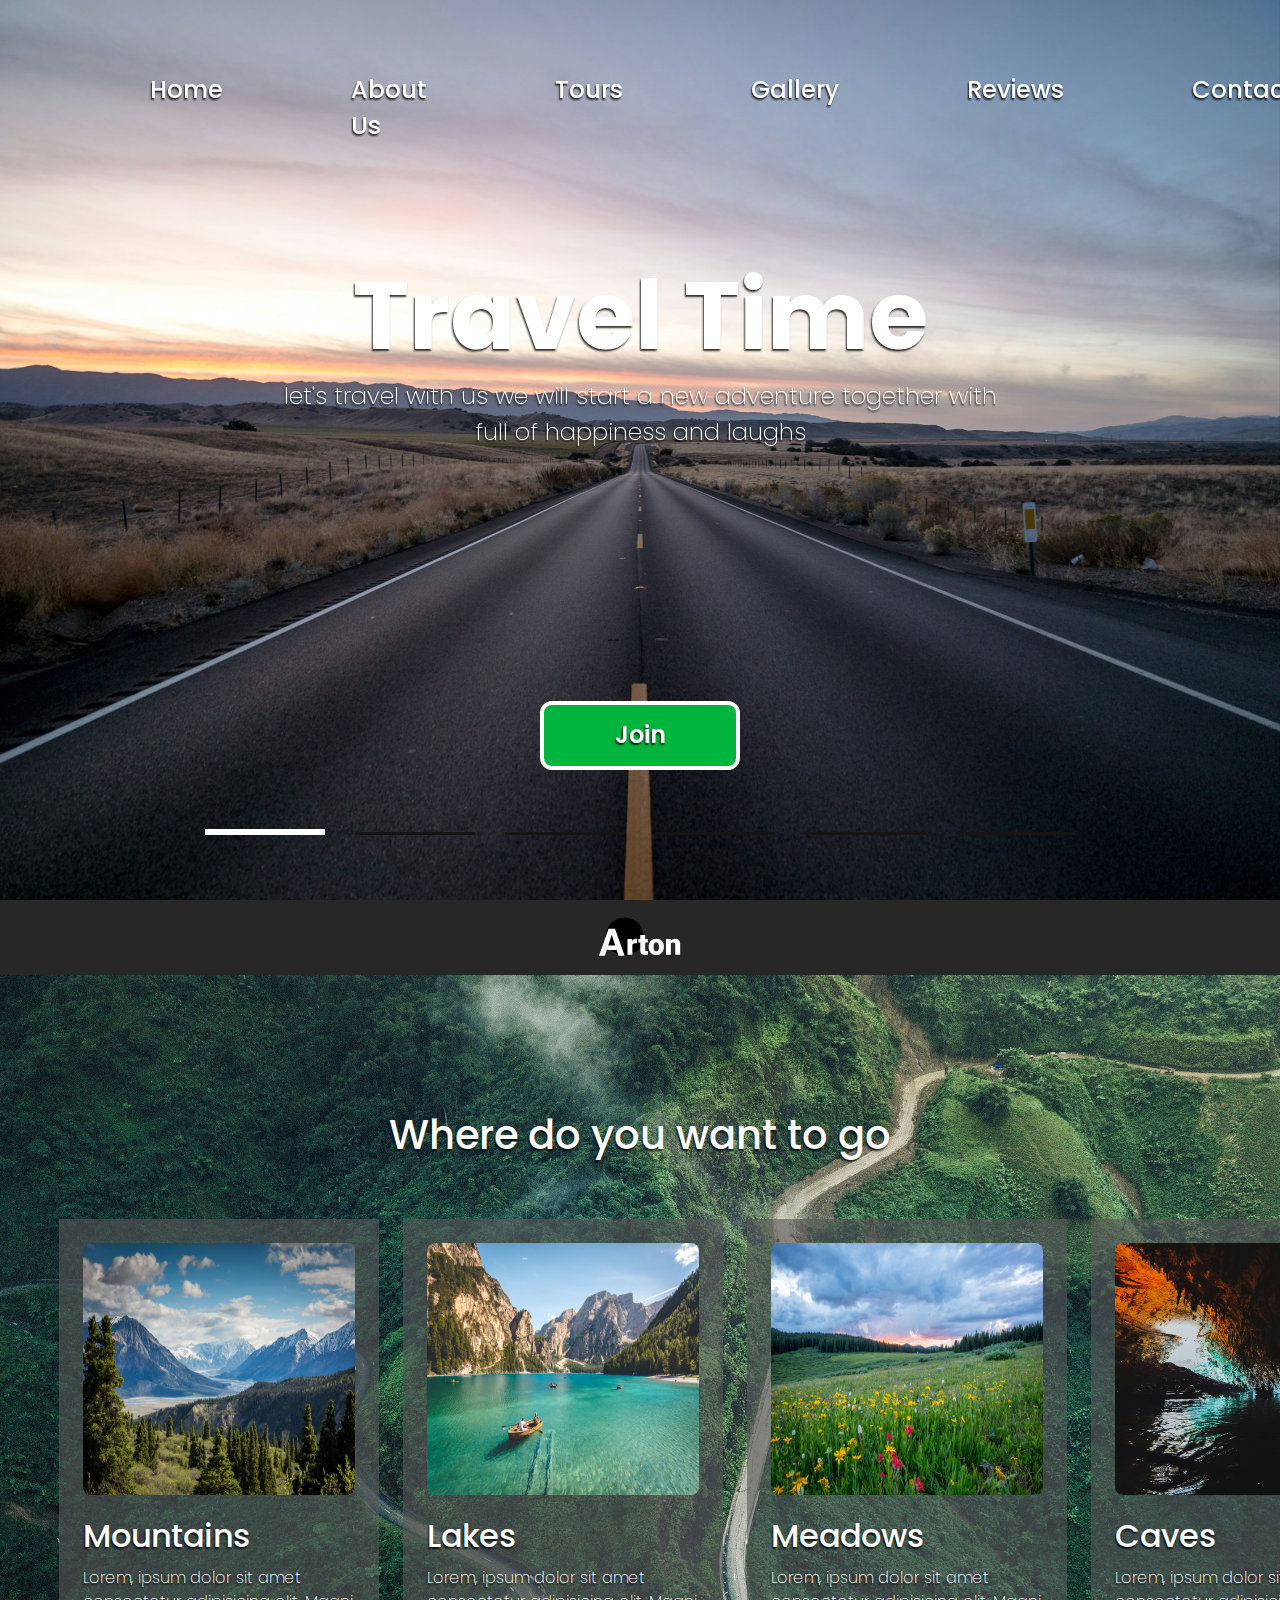
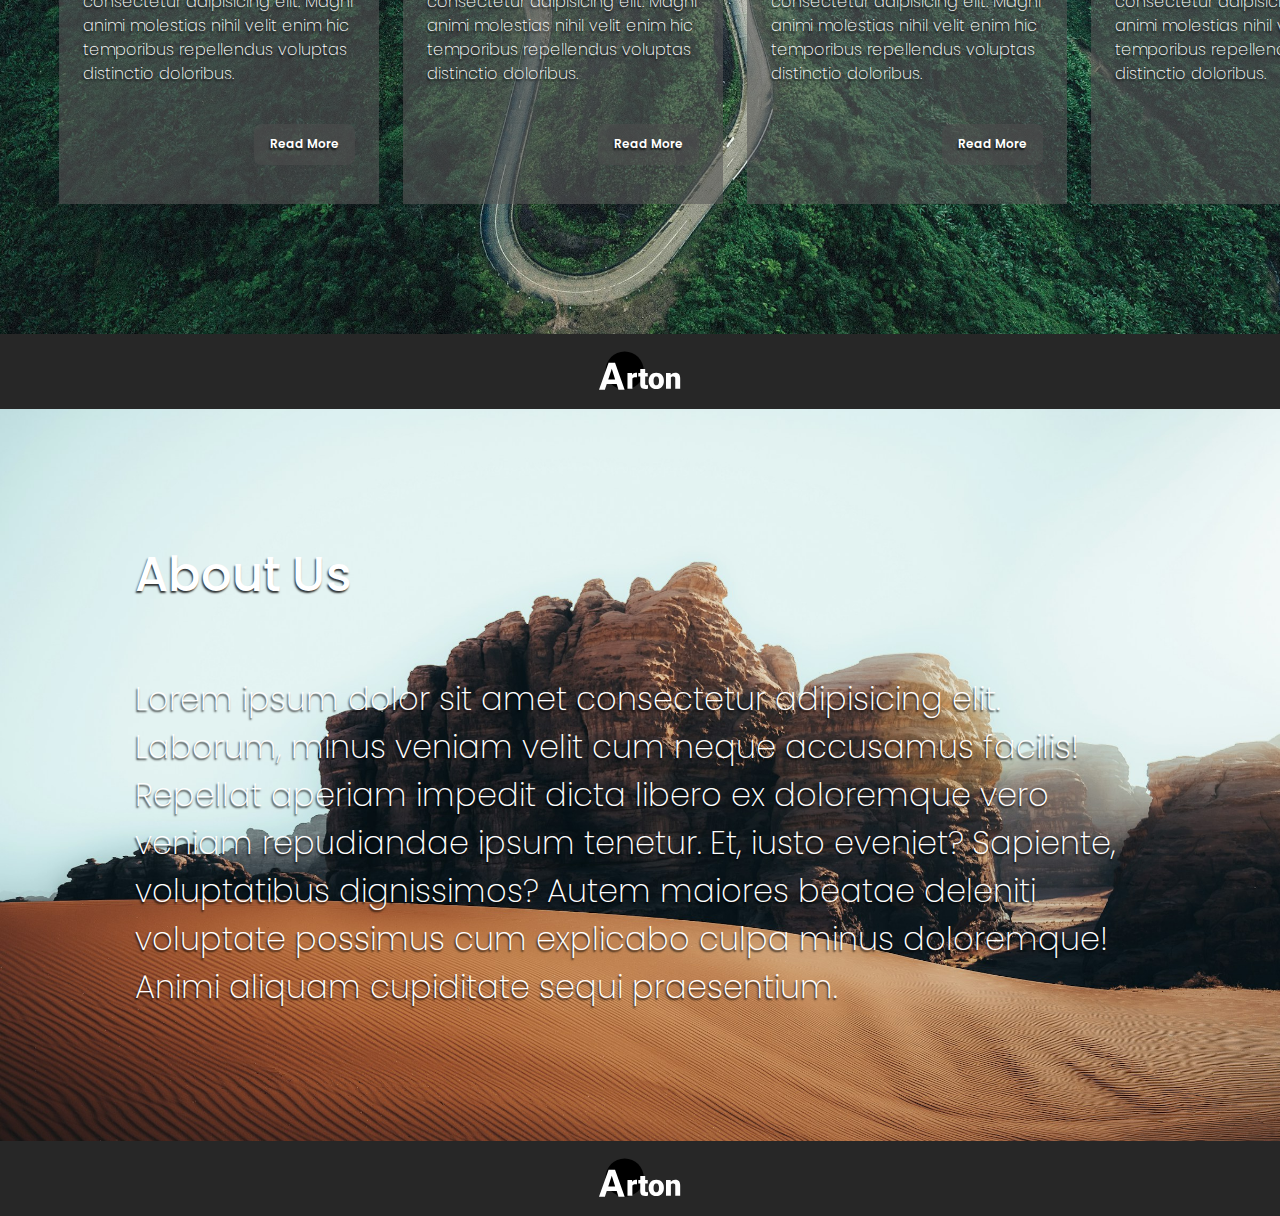
<file: Travel-Time/index.html>
<!DOCTYPE html>
<html lang="en" dir="ltr">

<head>
  <meta charset="UTF-8">
  <meta name="viewport" content="width=device-width, initial-scale=1.0">
  <title>Arton</title>
  <meta name="description" content="Unforgettable travel tours.">

  <link rel="stylesheet" href="https://cdn.jsdelivr.net/npm/swiper@11/swiper-bundle.min.css" />

  <link rel="preconnect" href="https://fonts.googleapis.com">
  <link rel="preconnect" href="https://fonts.gstatic.com" crossorigin>
  <link href="https://fonts.googleapis.com/css2?family=Poppins:wght@200;500;600;700&display=swap" rel="stylesheet">

  <link rel="stylesheet" href="css/default.css">
  <link rel="stylesheet" href="css/styles.css">

  <link rel="icon" type="image/svg+xml" href="images/favicons/favicon.svg">
  <link rel="icon" type="image/x-icon" sizes="32x32" href="favicon.ico">
  <link rel="apple-touch-icon" sizes="180x180" href="images/favicons/favicon-180.png">
  <link rel="manifest" href="favicon.webmanifest">
</head>

<body>
  <div class="wrapper">
    <header class="header">
      <div class="header__inner">

        <div class="container header__container">
          <nav class="header__nav">
            <ul class="header__nav-list">
              <li class="header__nav-item"><a class="header__nav-link" href="#">Home</a></li>
              <li class="header__nav-item"><a class="header__nav-link" href="#">About Us</a></li>
              <li class="header__nav-item"><a class="header__nav-link" href="#">Tours</a></li>
              <li class="header__nav-item"><a class="header__nav-link" href="#">Gallery</a></li>
              <li class="header__nav-item"><a class="header__nav-link" href="#">Reviews</a></li>
              <li class="header__nav-item"><a class="header__nav-link" href="#">Contact</a></li>
            </ul>
          </nav>

          <section class="header__hero">
            <h1 class="title">Travel Time</h1>
            <p class="header__hero-intro">let's travel with us we will start a new adventure together with full of
              happiness and laughs</p>
            <a class="header__hero-link" href="#">Join</a>
          </section>
        </div>

        <div class="slider">
          <div class="swiper">
            <div class="swiper-wrapper">
              <div class="swiper-slide" style="background-image: url(images/background/bg-slider-1.jpg);"></div>
              <div class="swiper-slide" style="background-image: url(images/background/bg-slider-2.jpg);"></div>
              <div class="swiper-slide" style="background-image: url(images/background/bg-slider-3.jpg);"></div>
              <div class="swiper-slide" style="background-image: url(images/background/bg-slider-4.jpg);"></div>
              <div class="swiper-slide" style="background-image: url(images/background/bg-slider-5.jpg);"></div>
              <div class="swiper-slide" style="background-image: url(images/background/bg-slider-6.jpg);"></div>
            </div>
            <div class="swiper-pagination"></div>
          </div>
        </div>

      </div>
    </header>

    <main class="main">
      <div class="main__inner">
        <div class="main__background" style="background: url(images/background/bg-2.jpg) no-repeat center center / cover;">

          <div class="separator">
            <img class="logo" src="images/logo/logo-white.svg" alt="arton-logo-white">
          </div>

          <div class="container">
            <section class="main__tours">
              <h2 class="main__tours-title">Where do you want to go</h2>
              <ul class="main__tours-list">
                <li class="main__tours-item">
                  <img class="main__tours-img" src="images/content/tours-place-mountains.jpg" alt="">
                  <h3 class="main__tours-place">Mountains</h3>
                  <p class="main__tours-description">Lorem, ipsum dolor sit amet consectetur adipisicing elit. Magni
                    animi
                    molestias nihil velit enim hic temporibus repellendus voluptas distinctio doloribus.</p>
                  <a class="main__tours-link" href="#">Read More</a>
                </li>
                <li class="main__tours-item">
                  <img class="main__tours-img" src="images/content/tours-place-lakes.jpg" alt="">
                  <h3 class="main__tours-place">Lakes</h3>
                  <p class="main__tours-description">Lorem, ipsum dolor sit amet consectetur adipisicing elit. Magni
                    animi
                    molestias nihil velit enim hic temporibus repellendus voluptas distinctio doloribus.</p>
                  <a class="main__tours-link" href="#">Read More</a>
                </li>
                <li class="main__tours-item">
                  <img class="main__tours-img" src="images/content/tours-place-meadows.jpg" alt="">
                  <h3 class="main__tours-place">Meadows</h3>
                  <p class="main__tours-description">Lorem, ipsum dolor sit amet consectetur adipisicing elit. Magni
                    animi
                    molestias nihil velit enim hic temporibus repellendus voluptas distinctio doloribus.</p>
                  <a class="main__tours-link" href="#">Read More</a>
                </li>
                <li class="main__tours-item">
                  <img class="main__tours-img" src="images/content/tours-place-caves.jpg" alt="">
                  <h3 class="main__tours-place">Caves</h3>
                  <p class="main__tours-description">Lorem, ipsum dolor sit amet consectetur adipisicing elit. Magni
                    animi
                    molestias nihil velit enim hic temporibus repellendus voluptas distinctio doloribus.</p>
                  <a class="main__tours-link" href="#">Read More</a>
                </li>
              </ul>
            </section>
          </div>

          <div class="separator">
            <img class="logo" src="images/logo/logo-white.svg" alt="arton-logo-white">
          </div>

        </div>
      </div>
    </main>

    <footer class="footer">
      <div class="footer__inner">
        <div class="footer__background" style="background: url(images/background/bg-1.jpg) no-repeat center center / cover;">

          <div class="container">
            <div class="footer__about">
              <h2 class="footer__about-title">About Us</h2>
              <p class="footer__about-text">Lorem ipsum dolor sit amet consectetur adipisicing elit. Laborum, minus
                veniam velit cum neque accusamus facilis! Repellat aperiam impedit dicta libero ex doloremque vero
                veniam repudiandae ipsum tenetur. Et, iusto eveniet? Sapiente, voluptatibus dignissimos? Autem maiores
                beatae deleniti voluptate possimus cum explicabo culpa minus doloremque! Animi aliquam cupiditate sequi
                praesentium.</p>
            </div>
          </div>

          <div class="separator">
            <img class="logo" src="images/logo/logo-white.svg" alt="arton-logo-white">
          </div>

        </div>
      </div>
    </footer>

  </div>
  <script src="https://cdn.jsdelivr.net/npm/swiper@11/swiper-bundle.min.js"></script>
  <script src="js/main.js"></script>
</body>

</html>
</file>
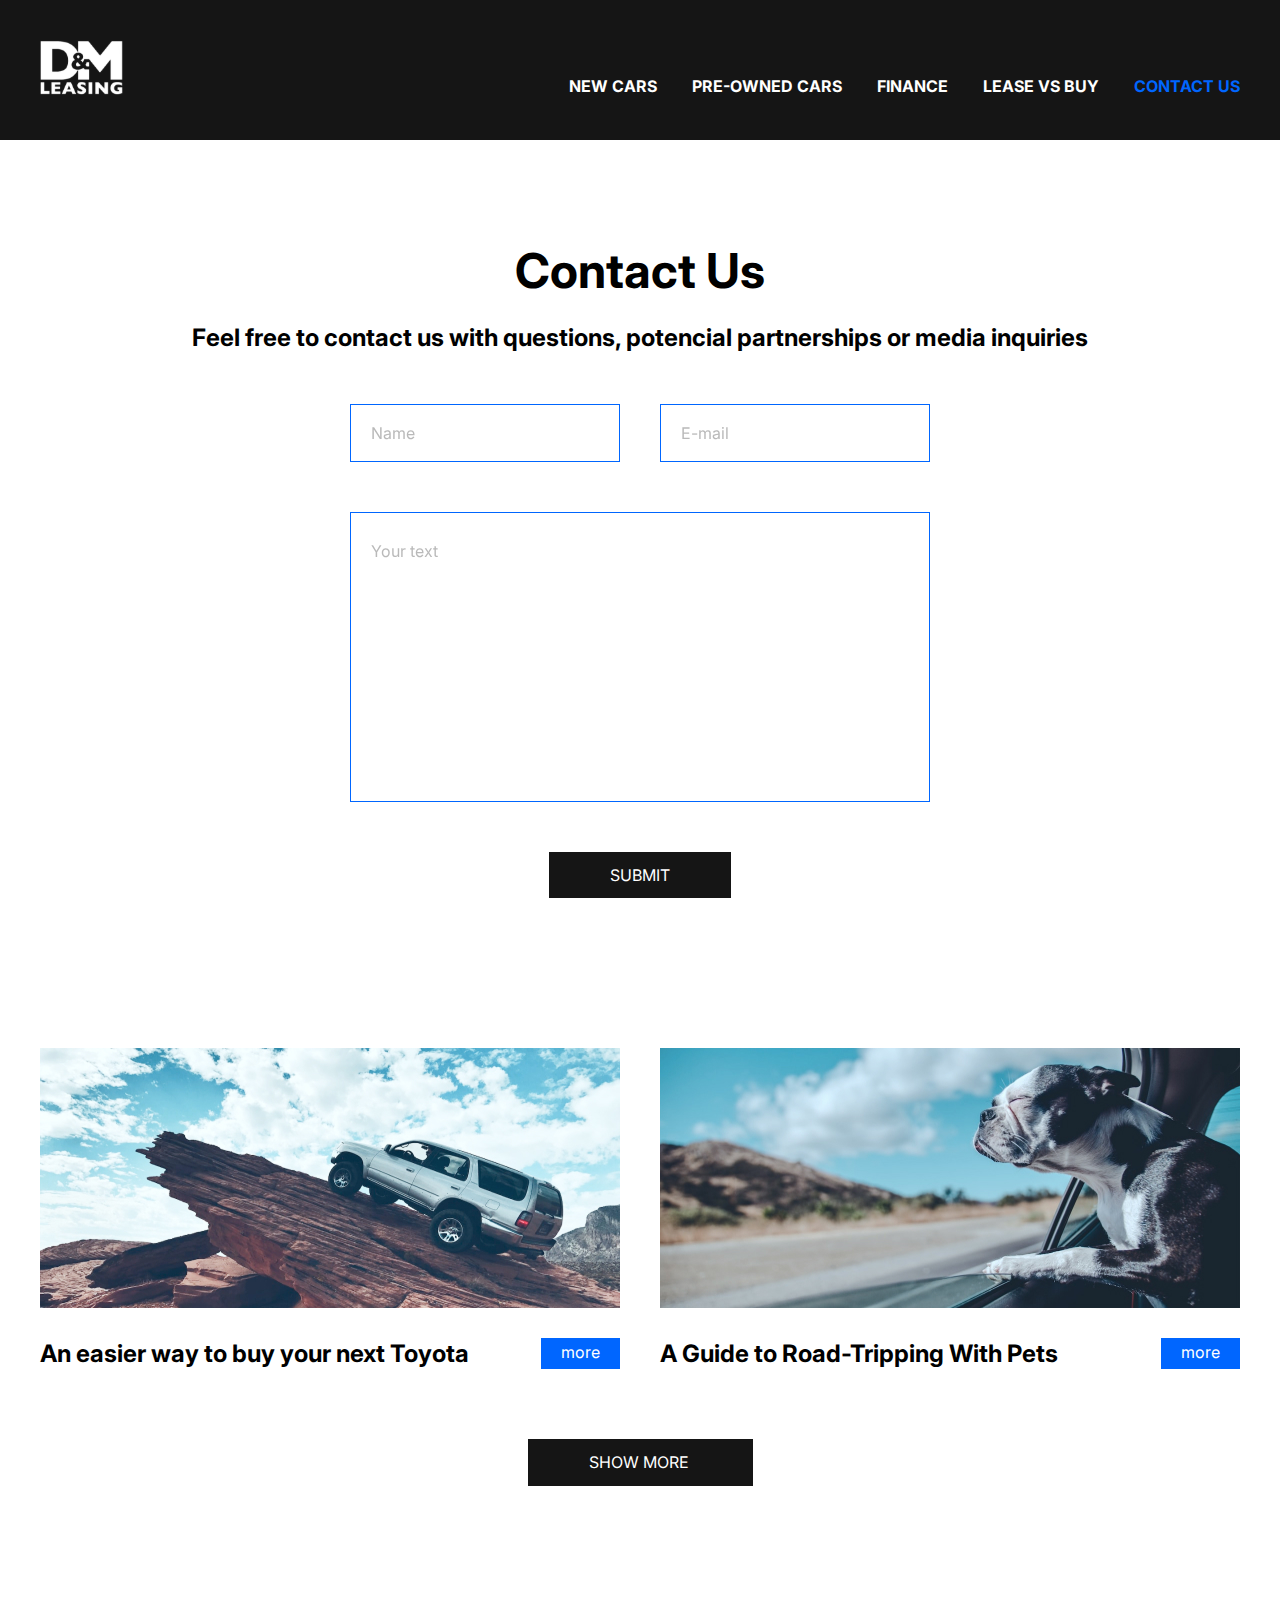
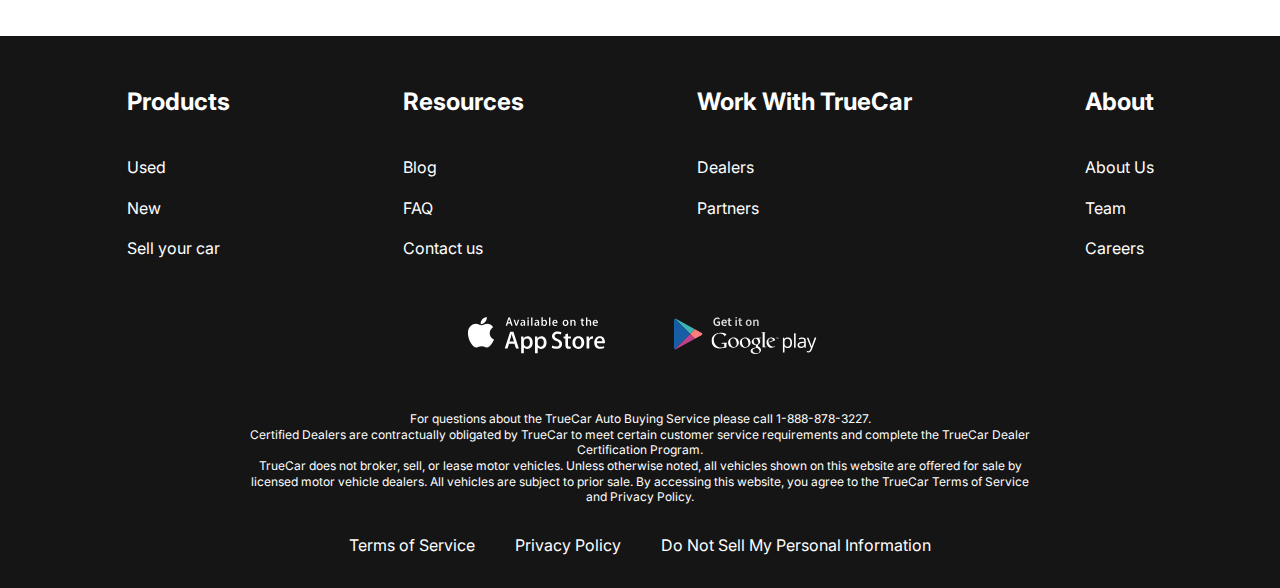
<file: Lease-Cars-Improved/contacts.html>
<!DOCTYPE html>
<html lang="en">

<head>
  <meta charset="UTF-8" />
  <meta http-equiv="X-UA-Compatible" content="IE=edge" />
  <meta name="viewport" content="width=device-width, initial-scale=1.0" />
  <meta name="description" content="Lease Cars - Move with us!" />
  <link rel="stylesheet" href="css/default.css" />
  <link rel="preconnect" href="https://fonts.googleapis.com">
  <link rel="preconnect" href="https://fonts.gstatic.com" crossorigin>
  <link rel="stylesheet" href="https://fonts.googleapis.com/css2?family=Inter:opsz,wght@14..32,100..900&display=swap">
  <link rel="stylesheet" href="css/styles.css">
  <link rel="stylesheet" href="css/styles-mobile.css">
  <link rel="icon" type="image/x-icon" sizes="32x32" href="favicon.ico">
  <link rel="icon" type="image/svg+xml" href="images/favicons/favicon.svg">
  <link rel="apple-touch-icon" sizes="180x180" href="images/favicons/favicon-180.png">
  <link rel="manifest" href="favicon.webmanifest">
  <title>Contacts – Lease Cars</title>
</head>

<body>
  <div class="wrapper">
    <header class="header">
      <div class="container">
        <div class="header__inner">
          <a class="logo" href="index.html">
            <img class="logo__img" src="images/logo/logo-white.svg" alt="">
          </a>
          <nav class="nav">
            <button class="nav__btn">
              <span></span>
              <span></span>
              <span></span>
            </button>
            <ul class="nav__list">
              <li class="nav__list-item"><a class="nav__list-link" href="new-cars.html">NEW CARS</a></li>
              <li class="nav__list-item"><a class="nav__list-link" href="#">PRE-OWNED CARS</a></li>
              <li class="nav__list-item"><a class="nav__list-link" href="#">FINANCE</a></li>
              <li class="nav__list-item"><a class="nav__list-link" href="#">LEASE VS BUY</a></li>
              <li class="nav__list-item"><a class="nav__list-link nav__list-link--active" href="contacts.html">CONTACT
                  US</a></li>
            </ul>
          </nav>
        </div>
      </div>
    </header>

    <main class="main">
      <section class="contacts">
        <div class="container">
          <h2 class="section-title contacts__title">Contact Us</h2>
          <p class="conacts__text">Feel free to contact us with questions, potencial partnerships or media inquiries</p>
          <form class="contacts__form" action="#">
            <input class="form__input" type="text" placeholder="Name">
            <input class="form__input" type="email" placeholder="E-mail">
            <textarea class="form__textarea" placeholder="Your text"></textarea>
            <button class="form__btn" type="submit">SUBMIT</button>
          </form>
        </div>
      </section>
      <section class="blog">
        <div class="container">
          <div class="blog__items">
            <div class="blog__item">
              <img class="blog__item-img" src="images/content/blog-1-img.jpg" alt="">
              <h4 class="blog__item-title">An easier way to buy your next Toyota</h4>
              <a class="blog__item-link" href="">more</a>
            </div>
            <div class="blog__item">
              <img class="blog__item-img" src="images/content/blog-2-img.jpg" alt="">
              <h4 class="blog__item-title">A Guide to Road-Tripping With Pets</h4>
              <a class="blog__item-link" href="">more</a>
            </div>
          </div>
          <a class="showmore-link" href="#">SHOW MORE</a>
        </div>
      </section>
    </main>

    <footer class="footer">
      <div class="container">
        <div class="footer__inner">
          <nav class="footer__nav">
            <ul class="footer__nav-list">
              <li class="footer__nav-item">
                <p class="footer__nav-title">Products</p>
              </li>
              <li class="footer__nav-item"><a class="footer__nav-link" href="#">Used</a></li>
              <li class="footer__nav-item"><a class="footer__nav-link" href="#">New</a></li>
              <li class="footer__nav-item"><a class="footer__nav-link" href="#">Sell your car</a></li>
            </ul>
            <ul class="footer__nav-list">
              <li class="footer__nav-item">
                <p class="footer__nav-title">Resources</p>
              </li>
              <li class="footer__nav-item"><a class="footer__nav-link" href="#">Blog</a></li>
              <li class="footer__nav-item"><a class="footer__nav-link" href="#">FAQ</a></li>
              <li class="footer__nav-item"><a class="footer__nav-link" href="#">Contact us</a></li>
            </ul>
            <ul class="footer__nav-list">
              <li class="footer__nav-item">
                <p class="footer__nav-title">Work With TrueCar</p>
              </li>
              <li class="footer__nav-item"><a class="footer__nav-link" href="#">Dealers</a></li>
              <li class="footer__nav-item"><a class="footer__nav-link" href="#">Partners</a></li>
            </ul>
            <ul class="footer__nav-list">
              <li class="footer__nav-item">
                <p class="footer__nav-title">About</p>
              </li>
              <li class="footer__nav-item"><a class="footer__nav-link" href="#">About Us</a></li>
              <li class="footer__nav-item"><a class="footer__nav-link" href="#">Team</a></li>
              <li class="footer__nav-item"><a class="footer__nav-link" href="#">Careers</a></li>
            </ul>
          </nav>

          <ul class="apps">
            <li class="apps__item">
              <a class="apps__item-link" href="#">
                <img class="apps__item-img" src="images/icons/appstore-link.svg" alt="">
              </a>
            </li>
            <li class="apps__item">
              <a class="apps__item-link" href="#">
                <img class="apps__item-img" src="images/icons/google-link.svg" alt="">
              </a>
            </li>
          </ul>

          <div class="footer__copyright">
            <p class="footer__copyright-text">
              For questions about the TrueCar Auto Buying Service please call 1-888-878-3227. <br>
              Certified Dealers are contractually obligated by TrueCar to meet certain customer service requirements and
              complete the TrueCar Dealer Certification Program. <br>
              TrueCar does not broker, sell, or lease motor vehicles. Unless otherwise noted, all vehicles shown on this
              website are offered for sale by licensed motor vehicle dealers. All vehicles are subject to prior sale. By
              accessing this website, you agree to the TrueCar Terms of Service and Privacy Policy.
            </p>
            <ul class="footer__copyright-links">
              <li class="footer__copyright-item"><a class="footer__copyright-link" href="#">Terms of Service</a></li>
              <li class="footer__copyright-item"><a class="footer__copyright-link" href="#">Privacy Policy</a></li>
              <li class="footer__copyright-item"><a class="footer__copyright-link" href="#">Do Not Sell My Personal
                  Information</a></li>
            </ul>
          </div>
        </div>
      </div>
    </footer>
  </div>
  <script src="js/main.js"></script>
</body>

</html>
</file>
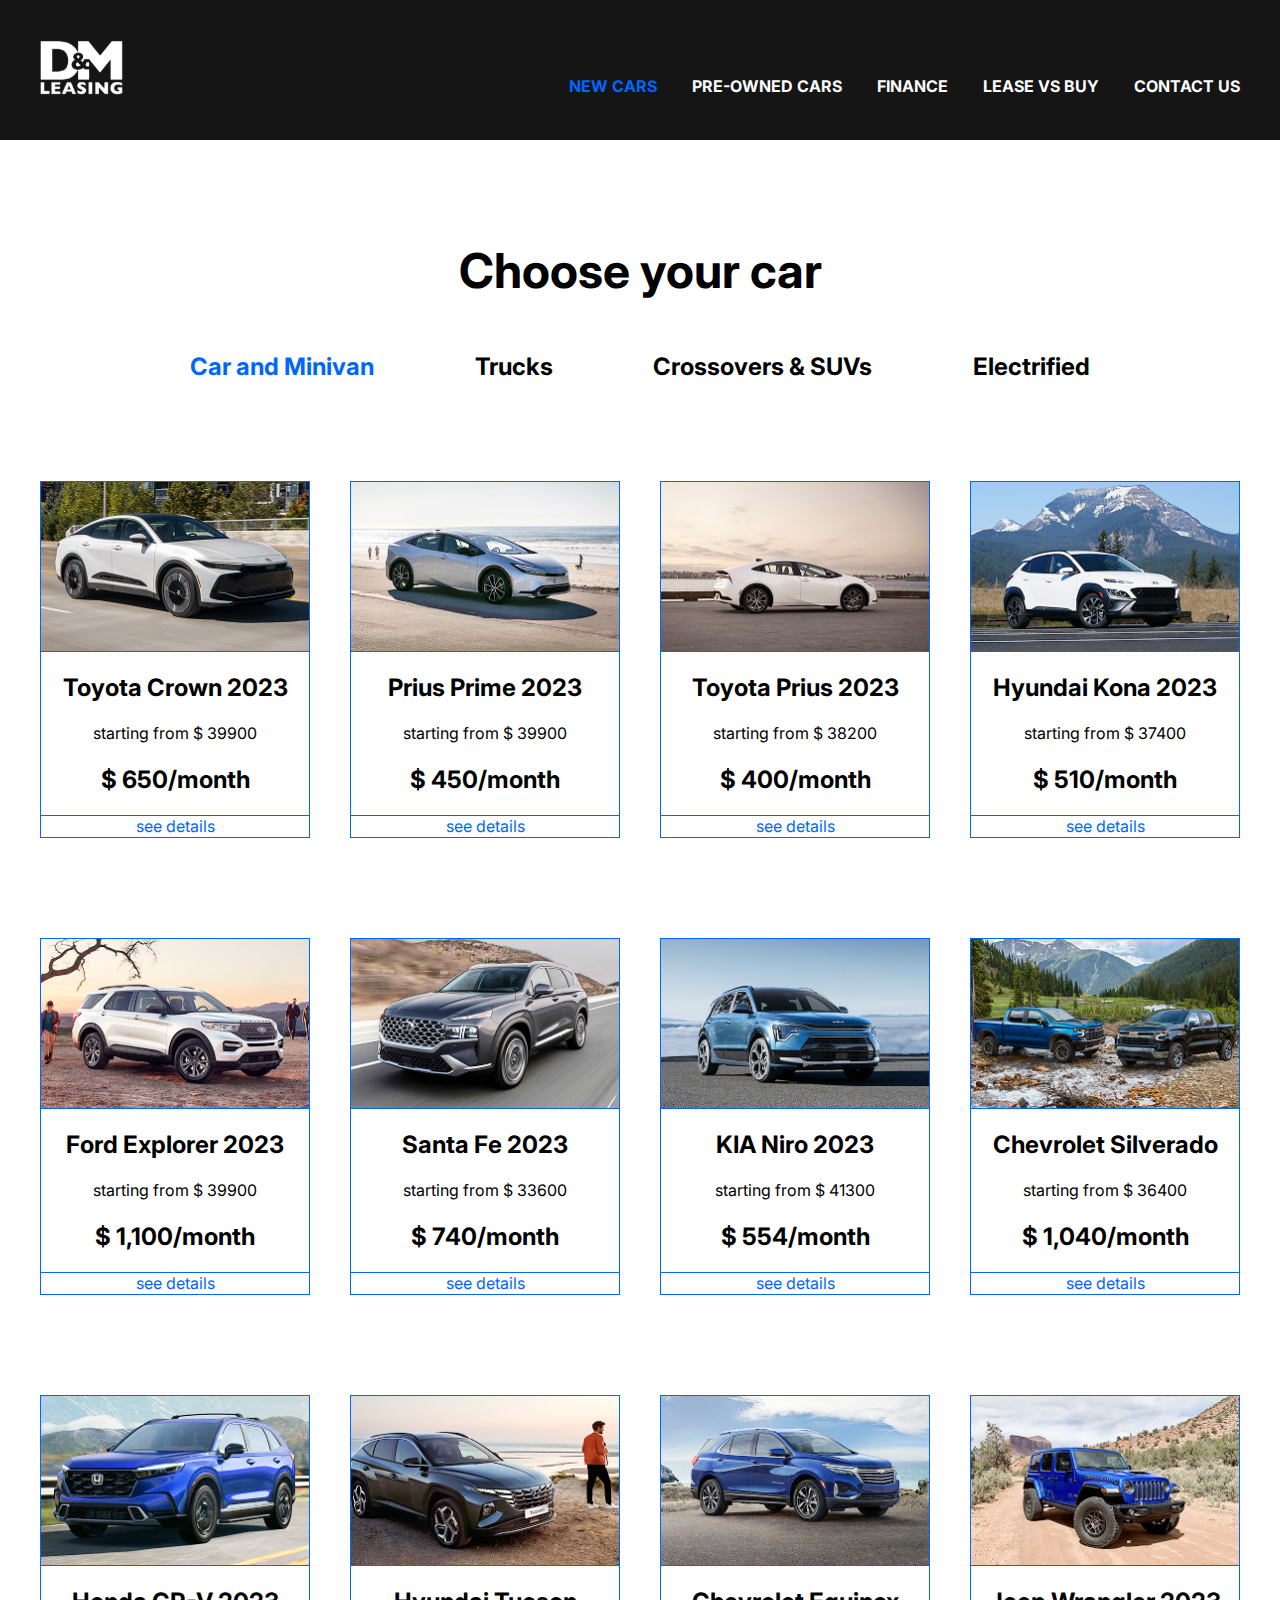
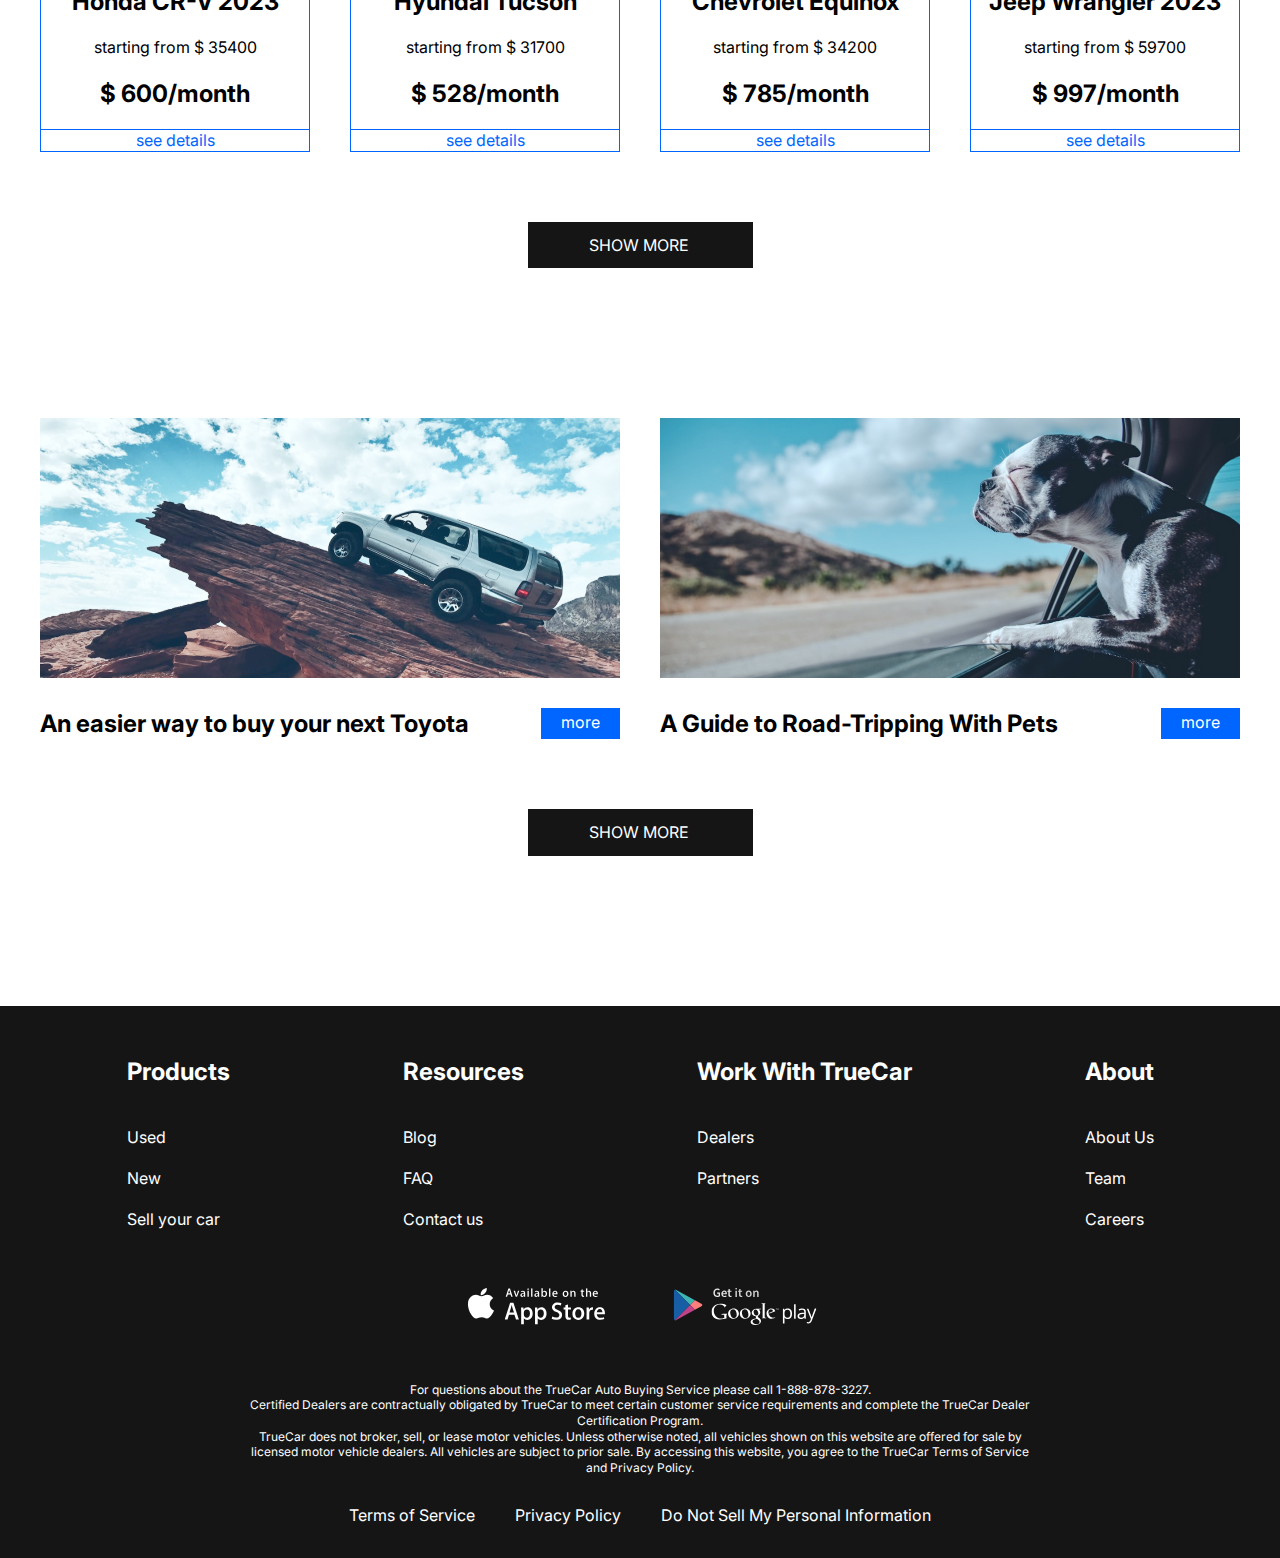
<file: Lease-Cars-Improved/new-cars.html>
<!DOCTYPE html>
<html lang="en">

<head>
  <meta charset="UTF-8" />
  <meta http-equiv="X-UA-Compatible" content="IE=edge" />
  <meta name="viewport" content="width=device-width, initial-scale=1.0" />
  <meta name="description" content="Lease Cars - Move with us!" />
  <link rel="stylesheet" href="css/default.css" />
  <link rel="preconnect" href="https://fonts.googleapis.com">
  <link rel="preconnect" href="https://fonts.gstatic.com" crossorigin>
  <link rel="stylesheet" href="https://fonts.googleapis.com/css2?family=Inter:opsz,wght@14..32,100..900&display=swap">
  <link rel="stylesheet" href="css/styles.css">
  <link rel="stylesheet" href="css/styles-mobile.css">
  <link rel="icon" type="image/x-icon" sizes="32x32" href="favicon.ico">
  <link rel="icon" type="image/svg+xml" href="images/favicons/favicon.svg">
  <link rel="apple-touch-icon" sizes="180x180" href="images/favicons/favicon-180.png">
  <link rel="manifest" href="favicon.webmanifest">
  <title>New Cars – Lease Cars</title>
</head>

<body>
  <div class="wrapper">
    <header class="header">
      <div class="container">
        <div class="header__inner">
          <a class="logo" href="index.html">
            <img class="logo__img" src="images/logo/logo-white.svg" alt="">
          </a>
          <nav class="nav">
            <button class="nav__btn">
              <span></span>
              <span></span>
              <span></span>
            </button>
            <ul class="nav__list">
              <li class="nav__list-item"><a class="nav__list-link nav__list-link--active" href="new-cars.html">NEW CARS</a></li>
              <li class="nav__list-item"><a class="nav__list-link" href="#">PRE-OWNED CARS</a></li>
              <li class="nav__list-item"><a class="nav__list-link" href="#">FINANCE</a></li>
              <li class="nav__list-item"><a class="nav__list-link" href="#">LEASE VS BUY</a></li>
              <li class="nav__list-item"><a class="nav__list-link" href="contacts.html">CONTACT US</a></li>
            </ul>
          </nav>
        </div>
      </div>
    </header>

    <main class="main">
      <section class="choose-car">
        <div class="container">
          <h2 class="section-title">Choose your car</h2>
          <div class="tabs">
            <div class="tabs__btn">
              <button class="tabs__btn-item tabs__btn-item--active" data-button="content-1">Car and Minivan</button>
              <button class="tabs__btn-item" data-button="content-2">Trucks</button>
              <button class="tabs__btn-item" data-button="content-3">Crossovers & SUVs</button>
              <button class="tabs__btn-item" data-button="content-4">Electrified</button>
            </div>
            <div class="tabs__content">
              <div class="tabs__content-item tabs__content-item--active" id="content-1">
                <div class="card">
                  <img class="card__img" src="images/content/card-1-img.jpg" alt="">
                  <div class="card__description">
                    <h4 class="card__title">Toyota Crown 2023</h4>
                    <p class="card__text">starting from $ 39900</p>
                    <p class="card__price">$ 650/month</p>
                  </div>
                  <a class="card__link" href="">see details</a>
                </div>
                <div class="card">
                  <img class="card__img" src="images/content/card-2-img.jpg" alt="">
                  <div class="card__description">
                    <h4 class="card__title">Prius Prime 2023</h4>
                    <p class="card__text">starting from $ 39900</p>
                    <p class="card__price"> $ 450/month</p>
                  </div>
                  <a class="card__link" href="">see details</a>
                </div>
                <div class="card">
                  <img class="card__img" src="images/content/card-3-img.jpg" alt="">
                  <div class="card__description">
                    <h4 class="card__title">Toyota Prius 2023</h4>
                    <p class="card__text">starting from $ 38200</p>
                    <p class="card__price"> $ 400/month</p>
                  </div>
                  <a class="card__link" href="">see details</a>
                </div>
                <div class="card">
                  <img class="card__img" src="images/content/card-4-img.jpg" alt="">
                  <div class="card__description">
                    <h4 class="card__title">Hyundai Kona 2023</h4>
                    <p class="card__text">starting from $ 37400</p>
                    <p class="card__price"> $ 510/month</p>
                  </div>
                  <a class="card__link" href="">see details</a>
                </div>
                <div class="card">
                  <img class="card__img" src="images/content/card-5-img.jpg" alt="">
                  <div class="card__description">
                    <h4 class="card__title">Ford Explorer 2023</h4>
                    <p class="card__text">starting from $ 39900</p>
                    <p class="card__price">$ 1,100/month</p>
                  </div>
                  <a class="card__link" href="">see details</a>
                </div>
                <div class="card">
                  <img class="card__img" src="images/content/card-6-img.jpg" alt="">
                  <div class="card__description">
                    <h4 class="card__title">Santa Fe 2023</h4>
                    <p class="card__text">starting from $ 33600</p>
                    <p class="card__price"> $ 740/month</p>
                  </div>
                  <a class="card__link" href="">see details</a>
                </div>
                <div class="card">
                  <img class="card__img" src="images/content/card-7-img.jpg" alt="">
                  <div class="card__description">
                    <h4 class="card__title">KIA Niro 2023</h4>
                    <p class="card__text">starting from $ 41300</p>
                    <p class="card__price"> $ 554/month</p>
                  </div>
                  <a class="card__link" href="">see details</a>
                </div>
                <div class="card">
                  <img class="card__img" src="images/content/card-8-img.jpg" alt="">
                  <div class="card__description">
                    <h4 class="card__title">Chevrolet Silverado</h4>
                    <p class="card__text">starting from $ 36400</p>
                    <p class="card__price"> $ 1,040/month</p>
                  </div>
                  <a class="card__link" href="">see details</a>
                </div>
                <div class="card">
                  <img class="card__img" src="images/content/card-9-img.jpg" alt="">
                  <div class="card__description">
                    <h4 class="card__title">Honda CR-V 2023</h4>
                    <p class="card__text">starting from $ 35400</p>
                    <p class="card__price">$ 600/month</p>
                  </div>
                  <a class="card__link" href="">see details</a>
                </div>
                <div class="card">
                  <img class="card__img" src="images/content/card-10-img.jpg" alt="">
                  <div class="card__description">
                    <h4 class="card__title">Hyundai Tucson</h4>
                    <p class="card__text">starting from $ 31700</p>
                    <p class="card__price"> $ 528/month</p>
                  </div>
                  <a class="card__link" href="">see details</a>
                </div>
                <div class="card">
                  <img class="card__img" src="images/content/card-11-img.jpg" alt="">
                  <div class="card__description">
                    <h4 class="card__title">Chevrolet Equinox </h4>
                    <p class="card__text">starting from $ 34200</p>
                    <p class="card__price"> $ 785/month</p>
                  </div>
                  <a class="card__link" href="">see details</a>
                </div>
                <div class="card">
                  <img class="card__img" src="images/content/card-12-img.jpg" alt="">
                  <div class="card__description">
                    <h4 class="card__title">Jeep Wrangler 2023</h4>
                    <p class="card__text">starting from $ 59700</p>
                    <p class="card__price"> $ 997/month</p>
                  </div>
                  <a class="card__link" href="">see details</a>
                </div>
              </div>
              <div class="tabs__content-item" id="content-2">
                <div class="card">
                  <img class="card__img" src="images/content/card-1-img.jpg" alt="">
                  <div class="card__description">
                    <h4 class="card__title">Toyota Crown 2023</h4>
                    <p class="card__text">starting from $ 39900</p>
                    <p class="card__price">$ 650/month</p>
                  </div>
                  <a class="card__link" href="">see details</a>
                </div>
                <div class="card">
                  <img class="card__img" src="images/content/card-2-img.jpg" alt="">
                  <div class="card__description">
                    <h4 class="card__title">Prius Prime 2023</h4>
                    <p class="card__text">starting from $ 39900</p>
                    <p class="card__price"> $ 450/month</p>
                  </div>
                  <a class="card__link" href="">see details</a>
                </div>
                <div class="card">
                  <img class="card__img" src="images/content/card-3-img.jpg" alt="">
                  <div class="card__description">
                    <h4 class="card__title">Toyota Prius 2023</h4>
                    <p class="card__text">starting from $ 38200</p>
                    <p class="card__price"> $ 400/month</p>
                  </div>
                  <a class="card__link" href="">see details</a>
                </div>
                <div class="card">
                  <img class="card__img" src="images/content/card-4-img.jpg" alt="">
                  <div class="card__description">
                    <h4 class="card__title">Hyundai Kona 2023</h4>
                    <p class="card__text">starting from $ 37400</p>
                    <p class="card__price"> $ 510/month</p>
                  </div>
                  <a class="card__link" href="">see details</a>
                </div>
              </div>
              <div class="tabs__content-item" id="content-3">
                <div class="card">
                  <img class="card__img" src="images/content/card-9-img.jpg" alt="">
                  <div class="card__description">
                    <h4 class="card__title">Honda CR-V 2023</h4>
                    <p class="card__text">starting from $ 35400</p>
                    <p class="card__price">$ 600/month</p>
                  </div>
                  <a class="card__link" href="">see details</a>
                </div>
                <div class="card">
                  <img class="card__img" src="images/content/card-10-img.jpg" alt="">
                  <div class="card__description">
                    <h4 class="card__title">Hyundai Tucson</h4>
                    <p class="card__text">starting from $ 31700</p>
                    <p class="card__price"> $ 528/month</p>
                  </div>
                  <a class="card__link" href="">see details</a>
                </div>
                <div class="card">
                  <img class="card__img" src="images/content/card-11-img.jpg" alt="">
                  <div class="card__description">
                    <h4 class="card__title">Chevrolet Equinox </h4>
                    <p class="card__text">starting from $ 34200</p>
                    <p class="card__price"> $ 785/month</p>
                  </div>
                  <a class="card__link" href="">see details</a>
                </div>
                <div class="card">
                  <img class="card__img" src="images/content/card-12-img.jpg" alt="">
                  <div class="card__description">
                    <h4 class="card__title">Jeep Wrangler 2023</h4>
                    <p class="card__text">starting from $ 59700</p>
                    <p class="card__price"> $ 997/month</p>
                  </div>
                  <a class="card__link" href="">see details</a>
                </div>
              </div>
              <div class="tabs__content-item" id="content-4">
                <div class="card">
                  <img class="card__img" src="images/content/card-5-img.jpg" alt="">
                  <div class="card__description">
                    <h4 class="card__title">Ford Explorer 2023</h4>
                    <p class="card__text">starting from $ 39900</p>
                    <p class="card__price">$ 1,100/month</p>
                  </div>
                  <a class="card__link" href="">see details</a>
                </div>
                <div class="card">
                  <img class="card__img" src="images/content/card-6-img.jpg" alt="">
                  <div class="card__description">
                    <h4 class="card__title">Santa Fe 2023</h4>
                    <p class="card__text">starting from $ 33600</p>
                    <p class="card__price"> $ 740/month</p>
                  </div>
                  <a class="card__link" href="">see details</a>
                </div>
                <div class="card">
                  <img class="card__img" src="images/content/card-7-img.jpg" alt="">
                  <div class="card__description">
                    <h4 class="card__title">KIA Niro 2023</h4>
                    <p class="card__text">starting from $ 41300</p>
                    <p class="card__price"> $ 554/month</p>
                  </div>
                  <a class="card__link" href="">see details</a>
                </div>
                <div class="card">
                  <img class="card__img" src="images/content/card-8-img.jpg" alt="">
                  <div class="card__description">
                    <h4 class="card__title">Chevrolet Silverado</h4>
                    <p class="card__text">starting from $ 36400</p>
                    <p class="card__price"> $ 1,040/month</p>
                  </div>
                  <a class="card__link" href="">see details</a>
                </div>
              </div>
            </div>
          </div>
          <a class="showmore-link" href="#">SHOW MORE</a>
        </div>
      </section>
      <section class="blog">
        <div class="container">
          <div class="blog__items">
            <div class="blog__item">
              <img class="blog__item-img" src="images/content/blog-1-img.jpg" alt="">
              <h4 class="blog__item-title">An easier way to buy your next Toyota</h4>
              <a class="blog__item-link" href="">more</a>
            </div>
            <div class="blog__item">
              <img class="blog__item-img" src="images/content/blog-2-img.jpg" alt="">
              <h4 class="blog__item-title">A Guide to Road-Tripping With Pets</h4>
              <a class="blog__item-link" href="">more</a>
            </div>
          </div>
          <a class="showmore-link" href="#">SHOW MORE</a>
        </div>
      </section>
    </main>

    <footer class="footer">
      <div class="container">
        <div class="footer__inner">
          <nav class="footer__nav">
            <ul class="footer__nav-list">
              <li class="footer__nav-item">
                <p class="footer__nav-title">Products</p>
              </li>
              <li class="footer__nav-item"><a class="footer__nav-link" href="#">Used</a></li>
              <li class="footer__nav-item"><a class="footer__nav-link" href="#">New</a></li>
              <li class="footer__nav-item"><a class="footer__nav-link" href="#">Sell your car</a></li>
            </ul>
            <ul class="footer__nav-list">
              <li class="footer__nav-item">
                <p class="footer__nav-title">Resources</p>
              </li>
              <li class="footer__nav-item"><a class="footer__nav-link" href="#">Blog</a></li>
              <li class="footer__nav-item"><a class="footer__nav-link" href="#">FAQ</a></li>
              <li class="footer__nav-item"><a class="footer__nav-link" href="#">Contact us</a></li>
            </ul>
            <ul class="footer__nav-list">
              <li class="footer__nav-item">
                <p class="footer__nav-title">Work With TrueCar</p>
              </li>
              <li class="footer__nav-item"><a class="footer__nav-link" href="#">Dealers</a></li>
              <li class="footer__nav-item"><a class="footer__nav-link" href="#">Partners</a></li>
            </ul>
            <ul class="footer__nav-list">
              <li class="footer__nav-item">
                <p class="footer__nav-title">About</p>
              </li>
              <li class="footer__nav-item"><a class="footer__nav-link" href="#">About Us</a></li>
              <li class="footer__nav-item"><a class="footer__nav-link" href="#">Team</a></li>
              <li class="footer__nav-item"><a class="footer__nav-link" href="#">Careers</a></li>
            </ul>
          </nav>

          <ul class="apps">
            <li class="apps__item">
              <a class="apps__item-link" href="#">
                <img class="apps__item-img" src="images/icons/appstore-link.svg" alt="">
              </a>
            </li>
            <li class="apps__item">
              <a class="apps__item-link" href="#">
                <img class="apps__item-img" src="images/icons/google-link.svg" alt="">
              </a>
            </li>
          </ul>

          <div class="footer__copyright">
            <p class="footer__copyright-text">
              For questions about the TrueCar Auto Buying Service please call 1-888-878-3227. <br>
              Certified Dealers are contractually obligated by TrueCar to meet certain customer service requirements and
              complete the TrueCar Dealer Certification Program. <br>
              TrueCar does not broker, sell, or lease motor vehicles. Unless otherwise noted, all vehicles shown on this
              website are offered for sale by licensed motor vehicle dealers. All vehicles are subject to prior sale. By
              accessing this website, you agree to the TrueCar Terms of Service and Privacy Policy.
            </p>
            <ul class="footer__copyright-links">
              <li class="footer__copyright-item"><a class="footer__copyright-link" href="#">Terms of Service</a></li>
              <li class="footer__copyright-item"><a class="footer__copyright-link" href="#">Privacy Policy</a></li>
              <li class="footer__copyright-item"><a class="footer__copyright-link" href="#">Do Not Sell My Personal
                  Information</a></li>
            </ul>
          </div>
        </div>
      </div>
    </footer>
  </div>
  <script src="js/main.js"></script>
</body>

</html>
</file>
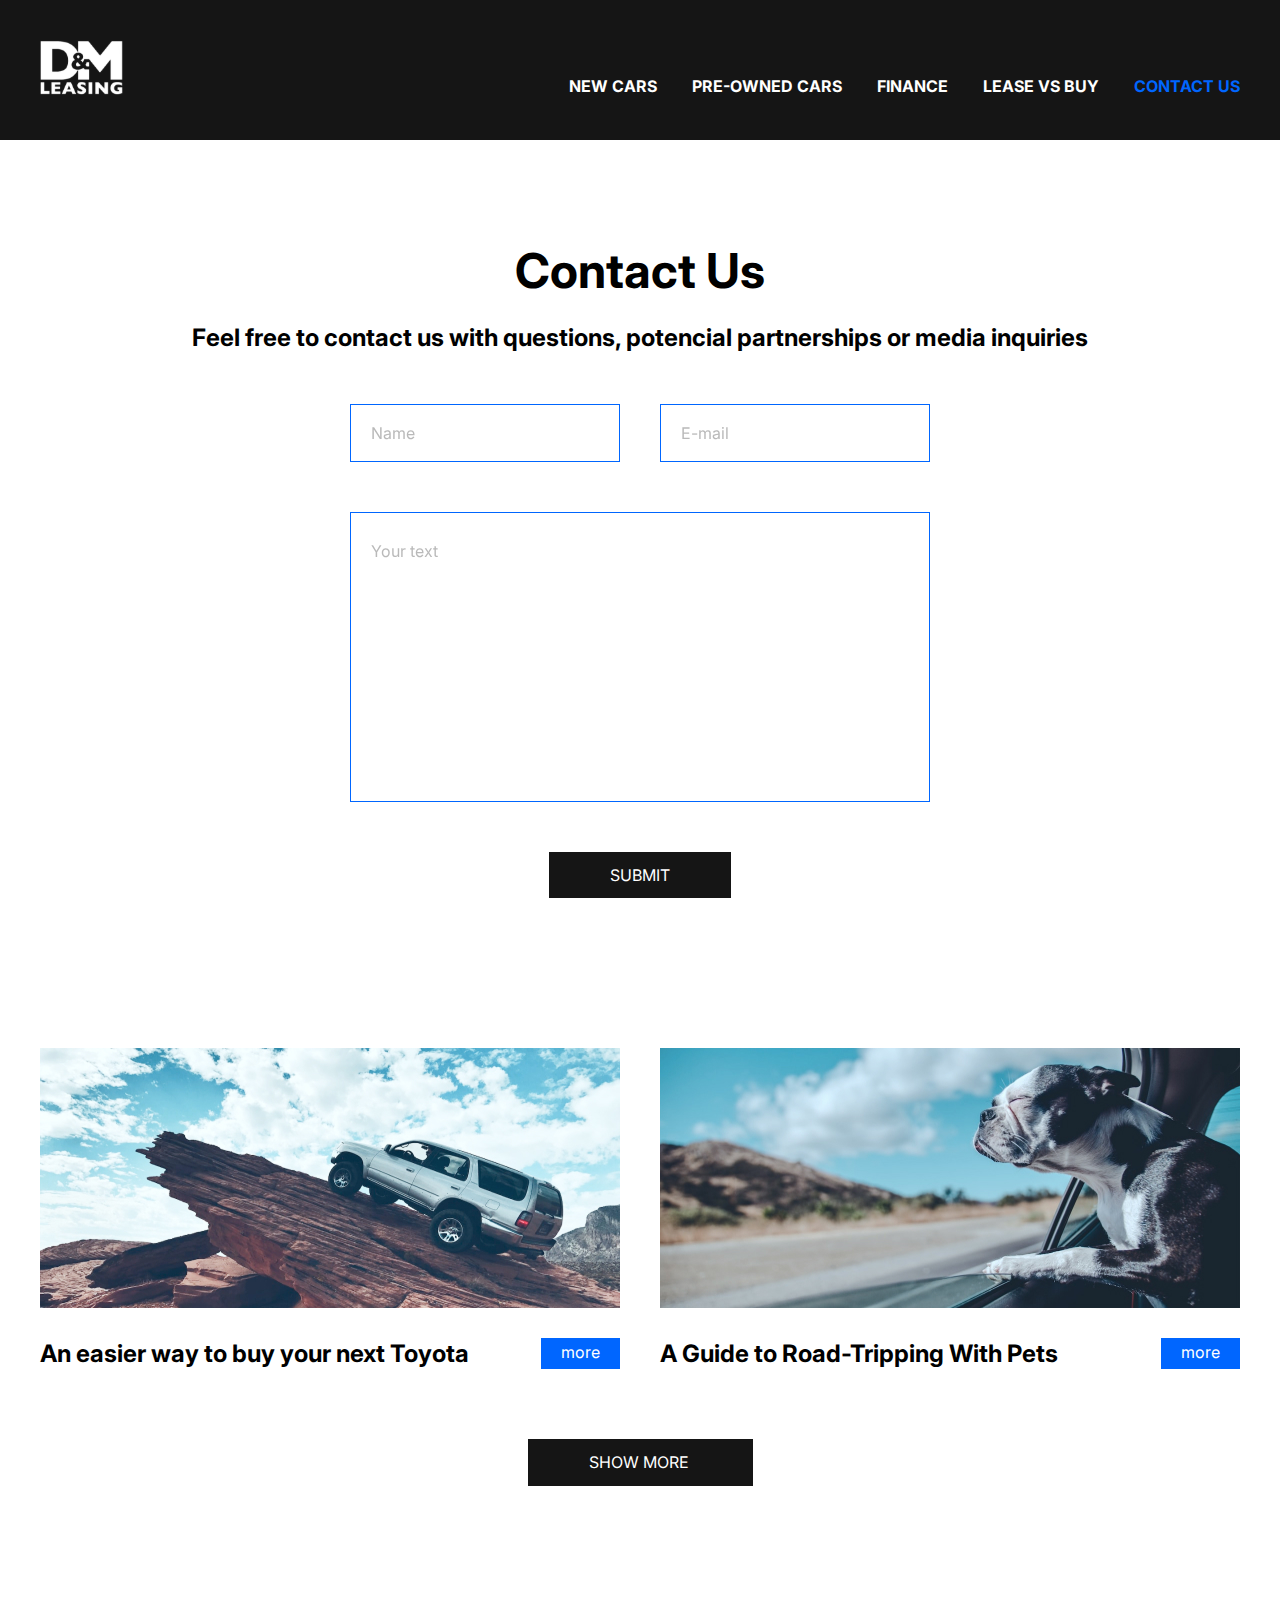
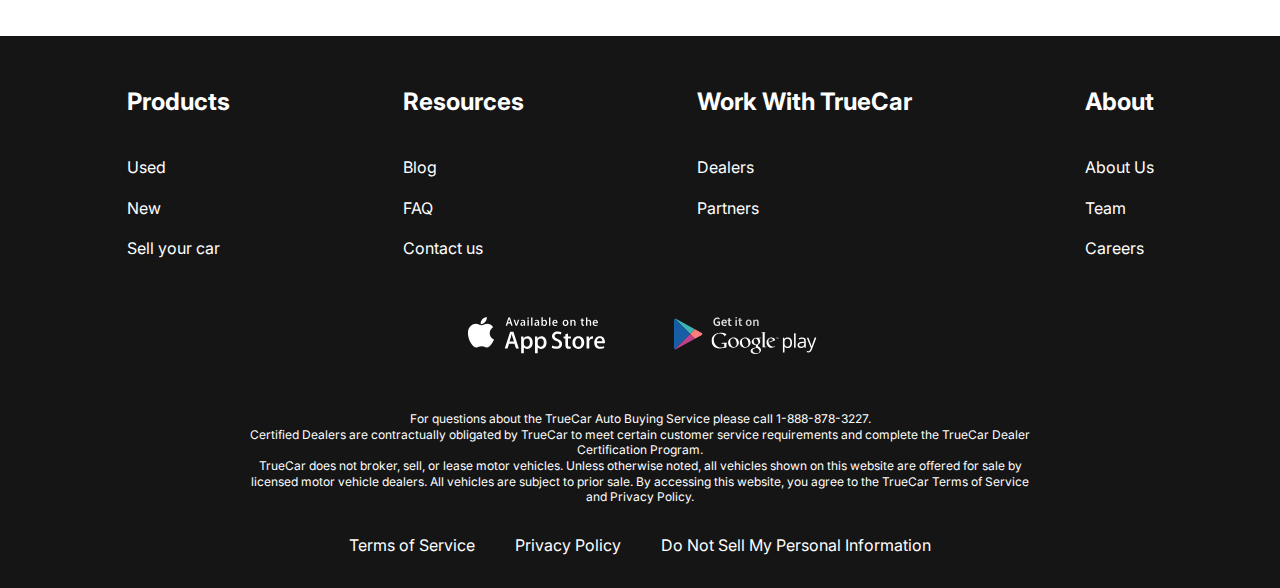
<file: Lease-Cars/contacts.html>
<!DOCTYPE html>
<html lang="en">

<head>
  <meta charset="UTF-8" />
  <meta http-equiv="X-UA-Compatible" content="IE=edge" />
  <meta name="viewport" content="width=device-width, initial-scale=1.0" />
  <meta name="description" content="Lease Cars - Move with us!" />
  <link rel="stylesheet" href="https://cdn.jsdelivr.net/npm/swiper@11/swiper-bundle.min.css" />
  <link rel="stylesheet" href="css/default.css" />
  <link rel="preconnect" href="https://fonts.googleapis.com">
  <link rel="preconnect" href="https://fonts.gstatic.com" crossorigin>
  <link rel="stylesheet" href="https://fonts.googleapis.com/css2?family=Inter:opsz,wght@14..32,100..900&display=swap">
  <link rel="stylesheet" href="css/styles.css" />
  <link rel="icon" type="image/x-icon" sizes="32x32" href="favicon.ico">
  <link rel="icon" type="image/svg+xml" href="images/favicons/favicon.svg">
  <link rel="apple-touch-icon" sizes="180x180" href="images/favicons/favicon-180.png">
  <link rel="manifest" href="favicon.webmanifest">
  <title>Contacts – Lease Cars</title>
</head>

<body>
  <div class="wrapper">
    <header class="header">
      <div class="container">
        <div class="header__inner">
          <a class="logo" href="index.html">
            <img class="logo__img" src="images/logo/logo-white.svg" alt="">
          </a>
          <nav class="nav">
            <ul class="nav__list">
              <li class="nav__list-item"><a class="nav__list-link" href="new-cars.html">NEW CARS</a></li>
              <li class="nav__list-item"><a class="nav__list-link" href="#">PRE-OWNED CARS</a></li>
              <li class="nav__list-item"><a class="nav__list-link" href="#">FINANCE</a></li>
              <li class="nav__list-item"><a class="nav__list-link" href="#">LEASE VS BUY</a></li>
              <li class="nav__list-item"><a class="nav__list-link nav__list-link--active" href="contacts.html">CONTACT
                  US</a></li>
            </ul>
          </nav>
        </div>
      </div>
    </header>

    <main class="main">
      <section class="contacts">
        <div class="container">
          <h2 class="section-title contacts__title">Contact Us</h2>
          <p class="conacts__text">Feel free to contact us with questions, potencial partnerships or media inquiries</p>
          <form class="contacts__form" action="#">
            <input class="form__input" type="text" placeholder="Name">
            <input class="form__input" type="email" placeholder="E-mail">
            <textarea class="form__textarea" placeholder="Your text"></textarea>
            <button class="form__btn" type="submit">SUBMIT</button>
          </form>
        </div>
      </section>
      <section class="blog">
        <div class="container">
          <div class="blog__items">
            <div class="blog__item">
              <img class="blog__item-img" src="images/content/blog-1-img.jpg" alt="">
              <h4 class="blog__item-title">An easier way to buy your next Toyota</h4>
              <a class="blog__item-link" href="">more</a>
            </div>
            <div class="blog__item">
              <img class="blog__item-img" src="images/content/blog-2-img.jpg" alt="">
              <h4 class="blog__item-title">A Guide to Road-Tripping With Pets</h4>
              <a class="blog__item-link" href="">more</a>
            </div>
          </div>
          <a class="showmore-link" href="#">SHOW MORE</a>
        </div>
      </section>
    </main>

    <footer class="footer">
      <div class="container">
        <div class="footer__inner">
          <nav class="footer__nav">
            <ul class="footer__nav-list">
              <li class="footer__nav-item">
                <p class="footer__nav-title">Products</p>
              </li>
              <li class="footer__nav-item"><a class="footer__nav-link" href="#">Used</a></li>
              <li class="footer__nav-item"><a class="footer__nav-link" href="#">New</a></li>
              <li class="footer__nav-item"><a class="footer__nav-link" href="#">Sell your car</a></li>
            </ul>
            <ul class="footer__nav-list">
              <li class="footer__nav-item">
                <p class="footer__nav-title">Resources</p>
              </li>
              <li class="footer__nav-item"><a class="footer__nav-link" href="#">Blog</a></li>
              <li class="footer__nav-item"><a class="footer__nav-link" href="#">FAQ</a></li>
              <li class="footer__nav-item"><a class="footer__nav-link" href="#">Contact us</a></li>
            </ul>
            <ul class="footer__nav-list">
              <li class="footer__nav-item">
                <p class="footer__nav-title">Work With TrueCar</p>
              </li>
              <li class="footer__nav-item"><a class="footer__nav-link" href="#">Dealers</a></li>
              <li class="footer__nav-item"><a class="footer__nav-link" href="#">Partners</a></li>
            </ul>
            <ul class="footer__nav-list">
              <li class="footer__nav-item">
                <p class="footer__nav-title">About</p>
              </li>
              <li class="footer__nav-item"><a class="footer__nav-link" href="#">About Us</a></li>
              <li class="footer__nav-item"><a class="footer__nav-link" href="#">Team</a></li>
              <li class="footer__nav-item"><a class="footer__nav-link" href="#">Careers</a></li>
            </ul>
          </nav>

          <ul class="apps">
            <li class="apps__item">
              <a class="apps__item-link" href="#">
                <img class="apps__item-img" src="images/icons/appstore-link.svg" alt="">
              </a>
            </li>
            <li class="apps__item">
              <a class="apps__item-link" href="#">
                <img class="apps__item-img" src="images/icons/google-link.svg" alt="">
              </a>
            </li>
          </ul>

          <div class="footer__copyright">
            <p class="footer__copyright-text">
              For questions about the TrueCar Auto Buying Service please call 1-888-878-3227. <br>
              Certified Dealers are contractually obligated by TrueCar to meet certain customer service requirements and
              complete the TrueCar Dealer Certification Program. <br>
              TrueCar does not broker, sell, or lease motor vehicles. Unless otherwise noted, all vehicles shown on this
              website are offered for sale by licensed motor vehicle dealers. All vehicles are subject to prior sale. By
              accessing this website, you agree to the TrueCar Terms of Service and Privacy Policy.
            </p>
            <ul class="footer__copyright-links">
              <li class="footer__copyright-item"><a class="footer__copyright-link" href="#">Terms of Service</a></li>
              <li class="footer__copyright-item"><a class="footer__copyright-link" href="#">Privacy Policy</a></li>
              <li class="footer__copyright-item"><a class="footer__copyright-link" href="#">Do Not Sell My Personal
                  Information</a></li>
            </ul>
          </div>
        </div>
      </div>
    </footer>
  </div>
</body>

</html>
</file>
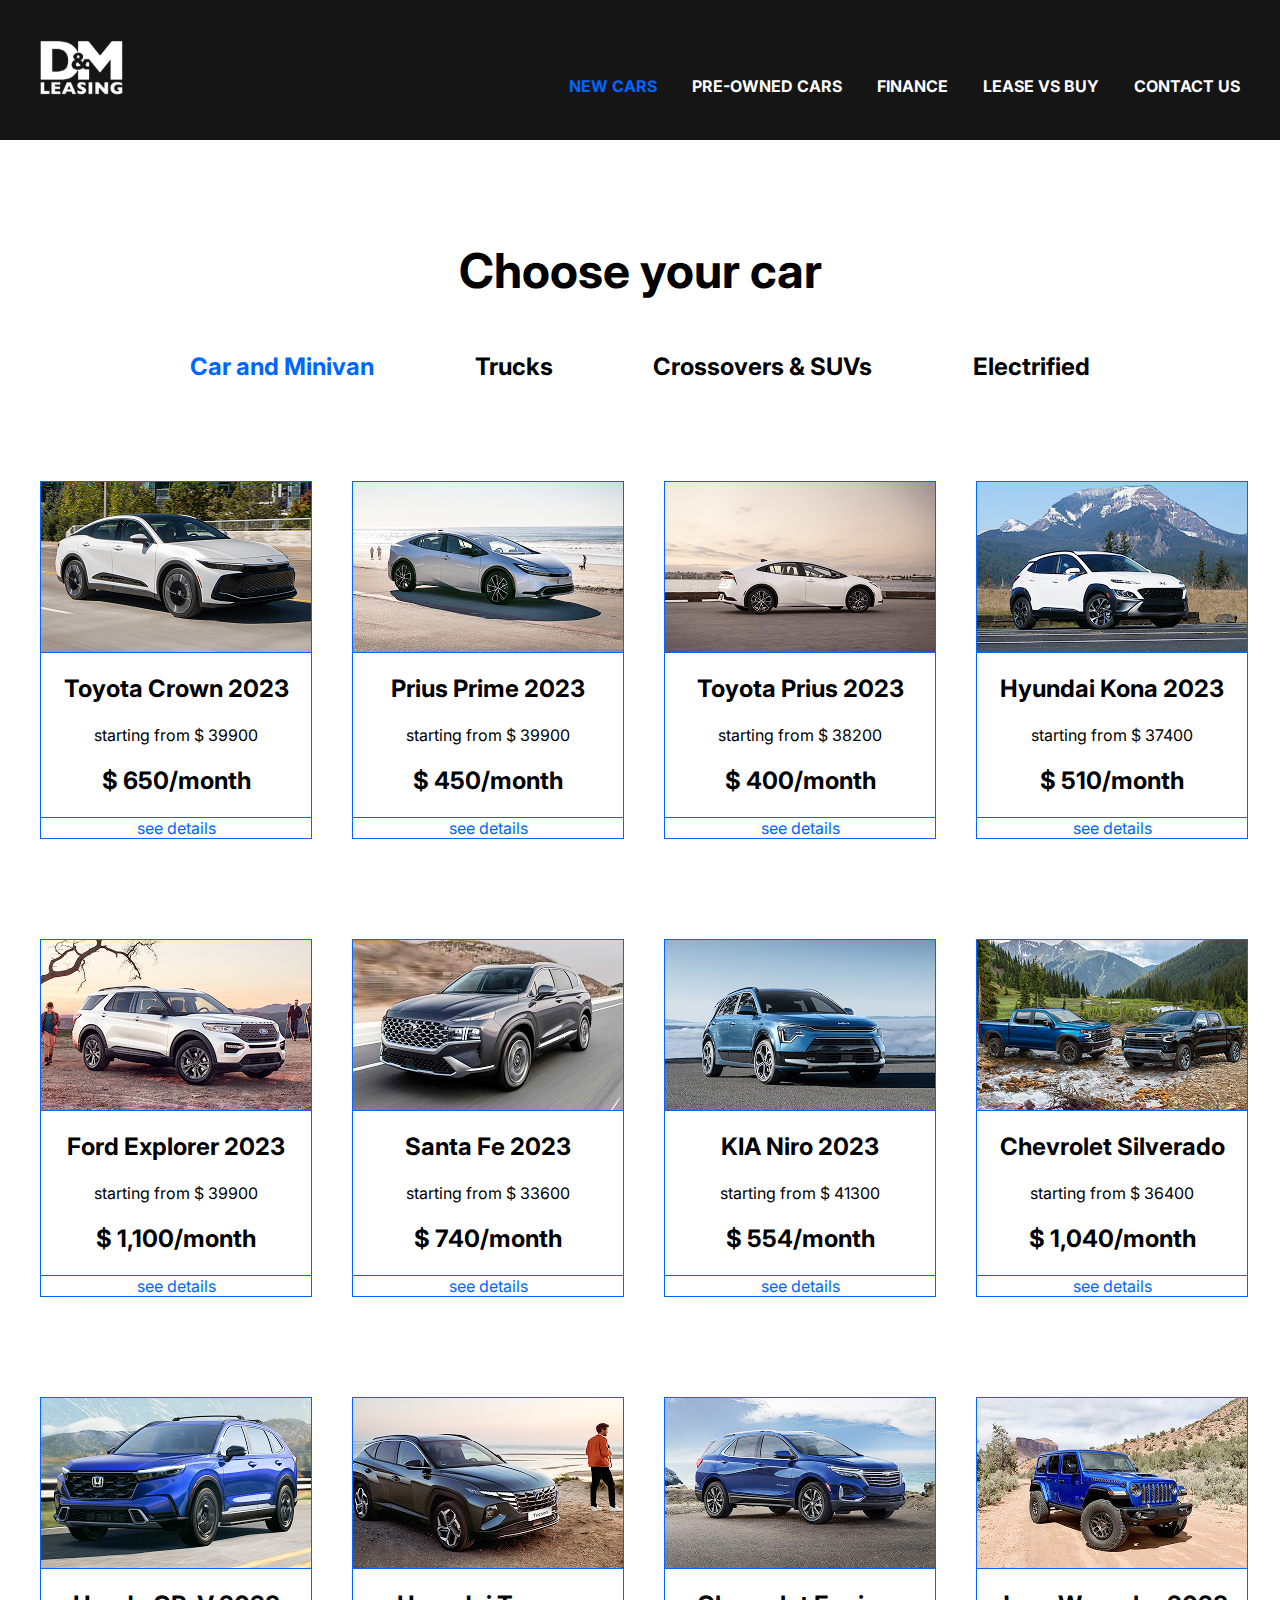
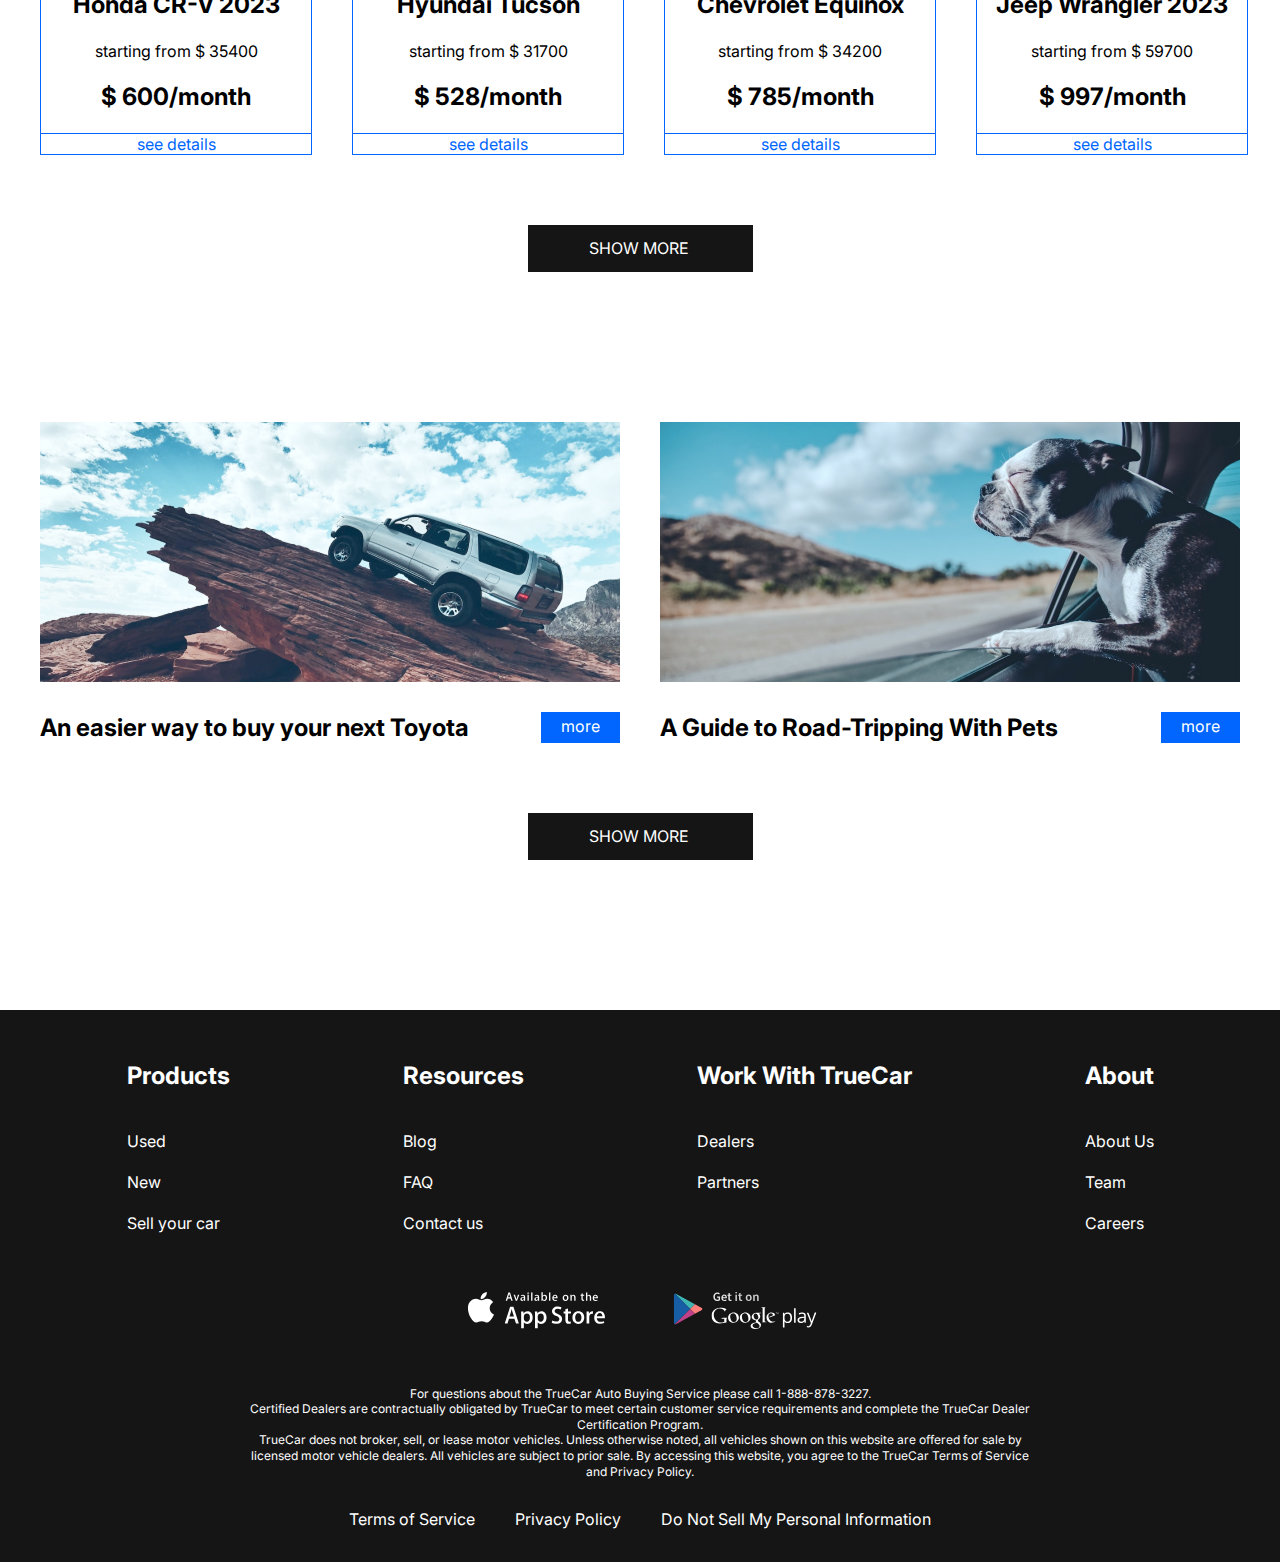
<file: Lease-Cars/new-cars.html>
<!DOCTYPE html>
<html lang="en">

<head>
  <meta charset="UTF-8" />
  <meta http-equiv="X-UA-Compatible" content="IE=edge" />
  <meta name="viewport" content="width=device-width, initial-scale=1.0" />
  <meta name="description" content="Lease Cars - Move with us!" />
  <link rel="stylesheet" href="https://cdn.jsdelivr.net/npm/swiper@11/swiper-bundle.min.css" />
  <link rel="stylesheet" href="css/default.css" />
  <link rel="preconnect" href="https://fonts.googleapis.com">
  <link rel="preconnect" href="https://fonts.gstatic.com" crossorigin>
  <link rel="stylesheet" href="https://fonts.googleapis.com/css2?family=Inter:opsz,wght@14..32,100..900&display=swap">
  <link rel="stylesheet" href="css/styles.css" />
  <link rel="icon" type="image/x-icon" sizes="32x32" href="favicon.ico">
  <link rel="icon" type="image/svg+xml" href="images/favicons/favicon.svg">
  <link rel="apple-touch-icon" sizes="180x180" href="images/favicons/favicon-180.png">
  <link rel="manifest" href="favicon.webmanifest">
  <title>New Cars – Lease Cars</title>
</head>

<body>
  <div class="wrapper">
    <header class="header">
      <div class="container">
        <div class="header__inner">
          <a class="logo" href="index.html">
            <img class="logo__img" src="images/logo/logo-white.svg" alt="">
          </a>
          <nav class="nav">
            <ul class="nav__list">
              <li class="nav__list-item"><a class="nav__list-link nav__list-link--active" href="new-cars.html">NEW
                  CARS</a></li>
              <li class="nav__list-item"><a class="nav__list-link" href="#">PRE-OWNED CARS</a></li>
              <li class="nav__list-item"><a class="nav__list-link" href="#">FINANCE</a></li>
              <li class="nav__list-item"><a class="nav__list-link" href="#">LEASE VS BUY</a></li>
              <li class="nav__list-item"><a class="nav__list-link" href="contacts.html">CONTACT US</a></li>
            </ul>
          </nav>
        </div>
      </div>
    </header>

    <main class="main">
      <section class="choose-car">
        <div class="container">
          <h2 class="section-title">Choose your car</h2>
          <div class="tabs">
            <div class="tabs__btn">
              <button class="tabs__btn-item tabs__btn-item--active" data-button="content-1">Car and Minivan</button>
              <button class="tabs__btn-item" data-button="content-2">Trucks</button>
              <button class="tabs__btn-item" data-button="content-3">Crossovers & SUVs</button>
              <button class="tabs__btn-item" data-button="content-4">Electrified</button>
            </div>
            <div class="tabs__content">
              <div class="tabs__content-item tabs__content-item--active" id="content-1">
                <div class="card">
                  <img class="card__img" src="images/content/card-1-img.jpg" alt="">
                  <div class="card__description">
                    <h4 class="card__title">Toyota Crown 2023</h4>
                    <p class="card__text">starting from $ 39900</p>
                    <p class="card__price">$ 650/month</p>
                  </div>
                  <a class="card__link" href="">see details</a>
                </div>
                <div class="card">
                  <img class="card__img" src="images/content/card-2-img.jpg" alt="">
                  <div class="card__description">
                    <h4 class="card__title">Prius Prime 2023</h4>
                    <p class="card__text">starting from $ 39900</p>
                    <p class="card__price"> $ 450/month</p>
                  </div>
                  <a class="card__link" href="">see details</a>
                </div>
                <div class="card">
                  <img class="card__img" src="images/content/card-3-img.jpg" alt="">
                  <div class="card__description">
                    <h4 class="card__title">Toyota Prius 2023</h4>
                    <p class="card__text">starting from $ 38200</p>
                    <p class="card__price"> $ 400/month</p>
                  </div>
                  <a class="card__link" href="">see details</a>
                </div>
                <div class="card">
                  <img class="card__img" src="images/content/card-4-img.jpg" alt="">
                  <div class="card__description">
                    <h4 class="card__title">Hyundai Kona 2023</h4>
                    <p class="card__text">starting from $ 37400</p>
                    <p class="card__price"> $ 510/month</p>
                  </div>
                  <a class="card__link" href="">see details</a>
                </div>
                <div class="card">
                  <img class="card__img" src="images/content/card-5-img.jpg" alt="">
                  <div class="card__description">
                    <h4 class="card__title">Ford Explorer 2023</h4>
                    <p class="card__text">starting from $ 39900</p>
                    <p class="card__price">$ 1,100/month</p>
                  </div>
                  <a class="card__link" href="">see details</a>
                </div>
                <div class="card">
                  <img class="card__img" src="images/content/card-6-img.jpg" alt="">
                  <div class="card__description">
                    <h4 class="card__title">Santa Fe 2023</h4>
                    <p class="card__text">starting from $ 33600</p>
                    <p class="card__price"> $ 740/month</p>
                  </div>
                  <a class="card__link" href="">see details</a>
                </div>
                <div class="card">
                  <img class="card__img" src="images/content/card-7-img.jpg" alt="">
                  <div class="card__description">
                    <h4 class="card__title">KIA Niro 2023</h4>
                    <p class="card__text">starting from $ 41300</p>
                    <p class="card__price"> $ 554/month</p>
                  </div>
                  <a class="card__link" href="">see details</a>
                </div>
                <div class="card">
                  <img class="card__img" src="images/content/card-8-img.jpg" alt="">
                  <div class="card__description">
                    <h4 class="card__title">Chevrolet Silverado</h4>
                    <p class="card__text">starting from $ 36400</p>
                    <p class="card__price"> $ 1,040/month</p>
                  </div>
                  <a class="card__link" href="">see details</a>
                </div>
                <div class="card">
                  <img class="card__img" src="images/content/card-9-img.jpg" alt="">
                  <div class="card__description">
                    <h4 class="card__title">Honda CR-V 2023</h4>
                    <p class="card__text">starting from $ 35400</p>
                    <p class="card__price">$ 600/month</p>
                  </div>
                  <a class="card__link" href="">see details</a>
                </div>
                <div class="card">
                  <img class="card__img" src="images/content/card-10-img.jpg" alt="">
                  <div class="card__description">
                    <h4 class="card__title">Hyundai Tucson</h4>
                    <p class="card__text">starting from $ 31700</p>
                    <p class="card__price"> $ 528/month</p>
                  </div>
                  <a class="card__link" href="">see details</a>
                </div>
                <div class="card">
                  <img class="card__img" src="images/content/card-11-img.jpg" alt="">
                  <div class="card__description">
                    <h4 class="card__title">Chevrolet Equinox </h4>
                    <p class="card__text">starting from $ 34200</p>
                    <p class="card__price"> $ 785/month</p>
                  </div>
                  <a class="card__link" href="">see details</a>
                </div>
                <div class="card">
                  <img class="card__img" src="images/content/card-12-img.jpg" alt="">
                  <div class="card__description">
                    <h4 class="card__title">Jeep Wrangler 2023</h4>
                    <p class="card__text">starting from $ 59700</p>
                    <p class="card__price"> $ 997/month</p>
                  </div>
                  <a class="card__link" href="">see details</a>
                </div>
              </div>
              <div class="tabs__content-item" id="content-2">
                <div class="card">
                  <img class="card__img" src="images/content/card-1-img.jpg" alt="">
                  <div class="card__description">
                    <h4 class="card__title">Toyota Crown 2023</h4>
                    <p class="card__text">starting from $ 39900</p>
                    <p class="card__price">$ 650/month</p>
                  </div>
                  <a class="card__link" href="">see details</a>
                </div>
                <div class="card">
                  <img class="card__img" src="images/content/card-2-img.jpg" alt="">
                  <div class="card__description">
                    <h4 class="card__title">Prius Prime 2023</h4>
                    <p class="card__text">starting from $ 39900</p>
                    <p class="card__price"> $ 450/month</p>
                  </div>
                  <a class="card__link" href="">see details</a>
                </div>
                <div class="card">
                  <img class="card__img" src="images/content/card-3-img.jpg" alt="">
                  <div class="card__description">
                    <h4 class="card__title">Toyota Prius 2023</h4>
                    <p class="card__text">starting from $ 38200</p>
                    <p class="card__price"> $ 400/month</p>
                  </div>
                  <a class="card__link" href="">see details</a>
                </div>
                <div class="card">
                  <img class="card__img" src="images/content/card-4-img.jpg" alt="">
                  <div class="card__description">
                    <h4 class="card__title">Hyundai Kona 2023</h4>
                    <p class="card__text">starting from $ 37400</p>
                    <p class="card__price"> $ 510/month</p>
                  </div>
                  <a class="card__link" href="">see details</a>
                </div>
              </div>
              <div class="tabs__content-item" id="content-3">
                <div class="card">
                  <img class="card__img" src="images/content/card-9-img.jpg" alt="">
                  <div class="card__description">
                    <h4 class="card__title">Honda CR-V 2023</h4>
                    <p class="card__text">starting from $ 35400</p>
                    <p class="card__price">$ 600/month</p>
                  </div>
                  <a class="card__link" href="">see details</a>
                </div>
                <div class="card">
                  <img class="card__img" src="images/content/card-10-img.jpg" alt="">
                  <div class="card__description">
                    <h4 class="card__title">Hyundai Tucson</h4>
                    <p class="card__text">starting from $ 31700</p>
                    <p class="card__price"> $ 528/month</p>
                  </div>
                  <a class="card__link" href="">see details</a>
                </div>
                <div class="card">
                  <img class="card__img" src="images/content/card-11-img.jpg" alt="">
                  <div class="card__description">
                    <h4 class="card__title">Chevrolet Equinox </h4>
                    <p class="card__text">starting from $ 34200</p>
                    <p class="card__price"> $ 785/month</p>
                  </div>
                  <a class="card__link" href="">see details</a>
                </div>
                <div class="card">
                  <img class="card__img" src="images/content/card-12-img.jpg" alt="">
                  <div class="card__description">
                    <h4 class="card__title">Jeep Wrangler 2023</h4>
                    <p class="card__text">starting from $ 59700</p>
                    <p class="card__price"> $ 997/month</p>
                  </div>
                  <a class="card__link" href="">see details</a>
                </div>
              </div>
              <div class="tabs__content-item" id="content-4">
                <div class="card">
                  <img class="card__img" src="images/content/card-5-img.jpg" alt="">
                  <div class="card__description">
                    <h4 class="card__title">Ford Explorer 2023</h4>
                    <p class="card__text">starting from $ 39900</p>
                    <p class="card__price">$ 1,100/month</p>
                  </div>
                  <a class="card__link" href="">see details</a>
                </div>
                <div class="card">
                  <img class="card__img" src="images/content/card-6-img.jpg" alt="">
                  <div class="card__description">
                    <h4 class="card__title">Santa Fe 2023</h4>
                    <p class="card__text">starting from $ 33600</p>
                    <p class="card__price"> $ 740/month</p>
                  </div>
                  <a class="card__link" href="">see details</a>
                </div>
                <div class="card">
                  <img class="card__img" src="images/content/card-7-img.jpg" alt="">
                  <div class="card__description">
                    <h4 class="card__title">KIA Niro 2023</h4>
                    <p class="card__text">starting from $ 41300</p>
                    <p class="card__price"> $ 554/month</p>
                  </div>
                  <a class="card__link" href="">see details</a>
                </div>
                <div class="card">
                  <img class="card__img" src="images/content/card-8-img.jpg" alt="">
                  <div class="card__description">
                    <h4 class="card__title">Chevrolet Silverado</h4>
                    <p class="card__text">starting from $ 36400</p>
                    <p class="card__price"> $ 1,040/month</p>
                  </div>
                  <a class="card__link" href="">see details</a>
                </div>
              </div>
            </div>
          </div>
          <a class="showmore-link" href="#">SHOW MORE</a>
        </div>
      </section>
      <section class="blog">
        <div class="container">
          <div class="blog__items">
            <div class="blog__item">
              <img class="blog__item-img" src="images/content/blog-1-img.jpg" alt="">
              <h4 class="blog__item-title">An easier way to buy your next Toyota</h4>
              <a class="blog__item-link" href="">more</a>
            </div>
            <div class="blog__item">
              <img class="blog__item-img" src="images/content/blog-2-img.jpg" alt="">
              <h4 class="blog__item-title">A Guide to Road-Tripping With Pets</h4>
              <a class="blog__item-link" href="">more</a>
            </div>
          </div>
          <a class="showmore-link" href="#">SHOW MORE</a>
        </div>
      </section>
    </main>

    <footer class="footer">
      <div class="container">
        <div class="footer__inner">
          <nav class="footer__nav">
            <ul class="footer__nav-list">
              <li class="footer__nav-item">
                <p class="footer__nav-title">Products</p>
              </li>
              <li class="footer__nav-item"><a class="footer__nav-link" href="#">Used</a></li>
              <li class="footer__nav-item"><a class="footer__nav-link" href="#">New</a></li>
              <li class="footer__nav-item"><a class="footer__nav-link" href="#">Sell your car</a></li>
            </ul>
            <ul class="footer__nav-list">
              <li class="footer__nav-item">
                <p class="footer__nav-title">Resources</p>
              </li>
              <li class="footer__nav-item"><a class="footer__nav-link" href="#">Blog</a></li>
              <li class="footer__nav-item"><a class="footer__nav-link" href="#">FAQ</a></li>
              <li class="footer__nav-item"><a class="footer__nav-link" href="#">Contact us</a></li>
            </ul>
            <ul class="footer__nav-list">
              <li class="footer__nav-item">
                <p class="footer__nav-title">Work With TrueCar</p>
              </li>
              <li class="footer__nav-item"><a class="footer__nav-link" href="#">Dealers</a></li>
              <li class="footer__nav-item"><a class="footer__nav-link" href="#">Partners</a></li>
            </ul>
            <ul class="footer__nav-list">
              <li class="footer__nav-item">
                <p class="footer__nav-title">About</p>
              </li>
              <li class="footer__nav-item"><a class="footer__nav-link" href="#">About Us</a></li>
              <li class="footer__nav-item"><a class="footer__nav-link" href="#">Team</a></li>
              <li class="footer__nav-item"><a class="footer__nav-link" href="#">Careers</a></li>
            </ul>
          </nav>

          <ul class="apps">
            <li class="apps__item">
              <a class="apps__item-link" href="#">
                <img class="apps__item-img" src="images/icons/appstore-link.svg" alt="">
              </a>
            </li>
            <li class="apps__item">
              <a class="apps__item-link" href="#">
                <img class="apps__item-img" src="images/icons/google-link.svg" alt="">
              </a>
            </li>
          </ul>

          <div class="footer__copyright">
            <p class="footer__copyright-text">
              For questions about the TrueCar Auto Buying Service please call 1-888-878-3227. <br>
              Certified Dealers are contractually obligated by TrueCar to meet certain customer service requirements and
              complete the TrueCar Dealer Certification Program. <br>
              TrueCar does not broker, sell, or lease motor vehicles. Unless otherwise noted, all vehicles shown on this
              website are offered for sale by licensed motor vehicle dealers. All vehicles are subject to prior sale. By
              accessing this website, you agree to the TrueCar Terms of Service and Privacy Policy.
            </p>
            <ul class="footer__copyright-links">
              <li class="footer__copyright-item"><a class="footer__copyright-link" href="#">Terms of Service</a></li>
              <li class="footer__copyright-item"><a class="footer__copyright-link" href="#">Privacy Policy</a></li>
              <li class="footer__copyright-item"><a class="footer__copyright-link" href="#">Do Not Sell My Personal
                  Information</a></li>
            </ul>
          </div>
        </div>
      </div>
    </footer>
  </div>
  <script src="js/main.js"></script>
</body>

</html>
</file>
<file: Air/css/default.css>
*{border: 0;margin: 0;padding: 0;}
*,*:before,*:after{-moz-box-sizing: border-box;-webkit-box-sizing: border-box;box-sizing: border-box;}
:focus,:active{outline: none;}
a:focus,a:active{outline: none;}
nav,footer,header,aside{display: block;}
html,body{height:100%;width:100%;line-height:1;font-size:100%;-ms-text-size-adjust:100%;-moz-text-size-adjust:100%;-webkit-text-size-adjust:100%;}
input,button,textarea{font-family:inherit;}
input::-ms-clear{display: none;}
button{cursor: pointer;}
button::-moz-focus-inner{border:0;padding:0;}
a,a:visited{text-decoration: none;}
a:hover{text-decoration: none;}
ul li{list-style: none;}
img{vertical-align: top;}
h1,h2,h3,h4,h5,h6{font-weight: inherit;font-size:inherit;}
a{color:inherit;}

:root {--container-max: 1470px;--bg-size: 1440px auto;}

/** PAGE STYLE **/

body {background: #ffffff;background-size: cover;background-repeat: no-repeat;background-attachment: fixed;min-height: 100vh;}
.wrapper {display: flex;flex-direction: column;min-height: 100vh;width: 100%;overflow: hidden;}
.container {max-width: var(--container-max);margin: 0 auto;padding: 0 15px;}

/** Scrollbar */
::-webkit-scrollbar {
    display: none;
}
</file>
<file: Air/css/styles.css>
/** HEADER **/

/* .header {null} */
/* .container {default} */

.header__inner {
    position: relative;
}

/** NAVIGATION */

.header__nav {
    position: absolute;
    inset: 38px 165px;
    display: inline-flex;
    max-height: 37px;
    z-index: 1;
    white-space: nowrap;
}

/** NAVIGATION-BRAND */

.header__brand {
    display: flex;
    align-items: center;
}

/* .header__brand-logo {null} */

.header__brand-name {
    font-family: "Prosto One", sans-serif;
    font-weight: 400;
    font-style: normal;
    font-size: 22px;
    color: #656293;
    margin: 0 0 -3px -15px;
    /* t r b l */
}

/** NAVIGATION-MENU */

.header__menu {
    display: flex;
    align-items: center;
    gap: 18px;
    margin-left: 150px;
}

.header__menu-item {
    line-height: 21px;
    font-family: "Poppins", sans-serif;
    font-weight: 500;
    font-style: normal;
    font-size: 14px;
}

.header__menu-item:last-child {
    margin-right: 95px;
}

/** NAVIGATION-ACTIONS */

.header__actions {
    display: flex;
    gap: 42px;
}

.header__action-btn {
    background: transparent;
    line-height: 21px;
    font-family: "Poppins", sans-serif;
    font-weight: 500;
    font-style: normal;
    font-size: 14px;
}

/** HEADER-BACKGROUND */

.header__hero {
    position: relative;
    background:
        linear-gradient(#e9f7f5cc, #eaf7f6cc),
        url("../images/background/header-bg.jpg") center top / var(--bg-size) no-repeat fixed;
    height: 751px;
}

.header__hero-window {
    position: absolute;
    inset: 136px 923px;
    background: url("../images/background/header-bg.jpg") center top / var(--bg-size) no-repeat fixed;
    border: 15px solid #ffffff;
    border-radius: 120px;
    box-shadow: inset 0 -10px 10px 0 #00000050, 0 -2px 10px 0 #00000050;
    height: 452px;
    width: 360px;
    overflow: hidden;
}

/* TODO: сделать градиент через ::before у .header__hero, а у .header__hero-window — background: inherit; */

.header__hero-title {
    position: absolute;
    inset: 256px 165px;
    line-height: 77px;
    font-family: "Roboto", sans-serif;
    font-weight: 400;
    font-style: normal;
    font-size: 66px;
}

.header__hero-title strong {
    color: #656293;
}

.header__hero-link {
    position: absolute;
    inset: 459px 165px;
    line-height: 24px;
    font-family: "Poppins", sans-serif;
    font-weight: 500;
    font-style: normal;
    font-size: 16px;
}

.header__hero-icon {
    position: absolute;
    inset: 462px 272px;
}

/** MAIN */

/* .main {null} */
.main__inner {
    position: relative;
}

/** BOOKING */

.booking {
    position: absolute;
    inset: -115px 165px;
}

.booking__panel {
    position: relative;
    display: flex;
    flex-direction: column;
    background-color: #ffffff;
    border: solid 1px #d2d2d248;
    border-radius: 12px;
    box-shadow: 0 8px 20px 2px #d2d2d2a9;
    height: 266px;
    width: 1110px;
    padding: 34px 30px;
}

.booking__parameters {
    display: inline-flex;
    line-height: 21px;
    font-family: "Poppins", sans-serif;
    font-weight: 600;
    font-style: normal;
    font-size: 14px;
    gap: 10px;
}

.booking__parametres-item {
    display: inline-flex;
    align-content: center;
}

.booking__parametres-item::after {
    content: url(../images/decoration/arrow-drop.svg);
}

.booking__directions {
    display: inline-flex;
    gap: 6px;
    margin-top: 14px;
}

.booking__direction {
    display: flex;
    flex-direction: column;
    border: solid 1px #a8a8a8;
    border-radius: 10px;
    height: 117px;
    width: 300px;
    gap: 4px;
    padding: 16px 20px;
}

.booking__direction-title {
    line-height: 21px;
    font-family: "Poppins", sans-serif;
    font-weight: 500;
    font-style: normal;
    font-size: 14px;
    color: #909090;
}

.booking__direction-city {
    line-height: 36px;
    font-family: "Poppins", sans-serif;
    font-weight: 600;
    font-style: normal;
    font-size: 24px;
    color: #000000;
}

.booking__direction-desc {
    line-height: 21px;
    font-family: "Poppins", sans-serif;
    font-weight: 500;
    font-style: normal;
    font-size: 14px;
    color: #909090;
}

.direction--from {}

.booking__directions-swap {
    display: flex;
    background-color: transparent;
    border: solid 1px #a8a8a865;
    border-radius: 50%;
    height: 28px;
    width: 28px;
    align-self: center;
    padding: 4px;
}

.direction--to {}

.booking__calendar {
    display: grid;
    width: 381px;
    margin-left: 24px;
    column-gap: 10px;
}

.booking__calendar--departure {
    display: grid;
    column-gap: 10px;
    grid-column: 1;
    grid-template-rows: auto auto auto;
    row-gap: 4px;
}

.booking__calendar-title {
    line-height: 21px;
    font-family: "Poppins", sans-serif;
    font-weight: 500;
    font-style: normal;
    font-size: 14px;
    color: #909090;
    grid-row: 1;
}

.booking__calendar-date {
    line-height: 36px;
    font-family: "Poppins", sans-serif;
    font-weight: 600;
    font-style: normal;
    font-size: 24px;
    color: #000000;
    grid-row: 2;
}

.booking__calendar-btns {
    display: flex;
    gap: 44px;
    grid-row: 3;
}

.booking__calendar-btn {
    background-color: transparent;
    line-height: 21px;
    font-family: "Poppins", sans-serif;
    font-weight: 500;
    font-style: normal;
    font-size: 14px;
    color: #909090;
}

.booking__calendar--image {
    align-self: center;
    grid-column: 2;
    grid-row: 2;
}

.booking__calendar--return {
    display: grid;
    column-gap: 10px;
    grid-column: 2;
    grid-template-rows: auto auto auto;
    row-gap: 4px;
}

.booking__requirements {
    display: flex;
    background-color: transparent;
    line-height: 21px;
    font-family: "Poppins", sans-serif;
    font-weight: 500;
    font-style: normal;
    font-size: 14px;
    margin-top: 16px;
}

.booking__book-btn {
    position: absolute;
    inset: 230px 440px;
    display: flex;
    background-color: #656293;
    border-radius: 12px;
    height: 80px;
    width: 233px;
    align-items: center;
    text-align: center;
    line-height: 27px;
    font-family: "Poppins", sans-serif;
    font-weight: 400;
    font-style: normal;
    font-size: 18px;
    color: #ffffff;
    padding: 30px;
}

.booking__book-btn img {
    margin-left: 40px;
}

/** JET */

.jet {
    display: flex;
    flex-direction: column;
    gap: 50px;
    margin: 0 151px 0 199px;
}

.section-title {
    text-align: center;
    line-height: 54px;
    font-family: "Poppins", sans-serif;
    font-weight: 700;
    font-style: normal;
    font-size: 36px;
    margin-bottom: 15px;
}

.jet-mt {
    margin-top: 260px;
}

.jet__about {
    position: relative;
    display: inline-flex;
}

.jet__bg--left {
    position: absolute;
    left: -199px;
    z-index: -1;
}

.jet__bg--right {
    position: absolute;
    right: -159px;
    z-index: -1;
}

.jet__about-private {
    display: flex;
    align-items: center;
    gap: 38px;
    margin-top: 66px;
}

.jet__about-business {
    display: flex;
    align-items: center;
    gap: 38px;
    margin-top: 66px;
}

.jet__about-image {
    border-radius: 20px;
    height: 392px;
    width: 589px;
}

.jet__about-content {
    display: block;
}

.section-subtitle {
    line-height: 36px;
    font-family: "Poppins", sans-serif;
    font-weight: 600;
    font-style: normal;
    font-size: 24px;
    margin-bottom: 14px;
}

.jet__about-content p {
    display: flex;
    text-align: justify;
    line-height: 24px;
    font-family: "Poppins", sans-serif;
    font-weight: 400;
    font-style: normal;
    font-size: 16px;
    color: #151515a8;
    word-spacing: 2px;
}

/** SPECIFICATIONS */

.specs {
    position: relative;
    margin: 147px 165px 0;
}

.specs__bg-plane {
    position: absolute;
    inset: 240px 395px;
    width: 320px;
    z-index: -1;
}

.specs__grid {
    display: grid;
    justify-content: space-between;
    margin-top: 68px;
    row-gap: 30px;
}

.specs__item {
    display: flex;
    flex-direction: column;
    border: solid 1px #d2d2d248;
    border-radius: 12px;
    box-shadow: 0 8px 20px 2px #d2d2d2a9;
    height: 268px;
    width: 370px;
    align-items: center;
    gap: 12px;
    padding: 38px 20px;
}

.specs__item-title {
    text-align: justify;
    line-height: 27px;
    font-family: "Poppins", sans-serif;
    font-weight: 500;
    font-style: normal;
    font-size: 18px;
}

.specs__item-text {
    text-align: center;
    line-height: 24px;
    font-family: "Poppins", sans-serif;
    font-weight: 400;
    font-style: normal;
    font-size: 16px;
    color: #151515a8;
    word-spacing: 2px;
}

.specs__item-icon {
    height: 55px;
    width: 55px;
}

.specs__item--col-1 {
    grid-column: 1;
}

.specs__item--col-2 {
    grid-column: 2;
}

/** LUXURY */

.lux {
    position: relative;
    margin: 66px 165px 0;
}

.lux__bg-planet {
    position: absolute;
    right: -174px;
    color: #bcbcbc;
    z-index: -1;
}

.lux__charters {
    display: flex;
    gap: 30px;
    margin-top: 69px;
}

.charters__item {
    display: flex;
    flex-direction: column;
    background-color: #ffffff;
    border: solid 1px #d2d2d248;
    border-radius: 12px;
    box-shadow: 0 8px 20px 2px #d2d2d2a9;
    height: 251px;
    width: 255px;
    align-items: center;
    gap: 12px;
    padding: 10px 12px 52px;
}

.charters__item-image {
    border-radius: 12px;
}

.charters__item-title {
    text-align: center;
    line-height: 24px;
    font-family: "Poppins", sans-serif;
    font-weight: 400;
    font-style: normal;
    font-size: 16px;
}

/** MEMBERSHIP */

.membership {
    margin: 66px 100px 218px 100px;
}

.membership__cards {
    display: inline-flex;
    gap: 25px;
    margin-top: 80px;
}

.membership__card {
    display: flex;
    flex-direction: column;
    background-color: #f5f5f5;
    border-radius: 20px 0 0 20px;
    height: 572px;
    width: 400px;
    transition: transform 0.3s ease-in;
    z-index: 1;
    padding: 24px;
}

.card-business {
    border-radius: 0 0 0 0;
}

.card-elite {
    border-radius: 0 20px 20px 0;
}

.membership__card:hover {
    background-color: #656293;
    border-radius: 20px;
    color: #ffffff;
    transform: scale(1.05) translateY(-8%);

    .membership__btn {
        background-color: #ffffff;
        color: #000000;
        cursor: pointer;
    }

    .membership__feature::before {
        content: url(../images/decoration/check-circle-white.svg);
    }
}

.membership__card-title {
    line-height: 40px;
    font-family: "Poppins", sans-serif;
    font-weight: 700;
    font-style: normal;
    font-size: 32px;
}

.membership__card-desc {
    line-height: 33px;
    font-family: "Poppins", sans-serif;
    font-weight: 400;
    font-style: normal;
    font-size: 22px;
    color: #a8a8a8;
    margin: 32px 0 24px 0;
}

.membership__features {
    display: flex;
    flex-direction: column;
    gap: 16px;
}

.membership__feature {
    display: inline-flex;
    line-height: 24px;
    font-family: "Poppins", sans-serif;
    font-weight: 500;
    font-style: normal;
    font-size: 16px;
}

.membership__feature::before {
    content: url(../images/decoration/check-circle.svg);
    margin-right: 8px;
}

.membership--separator {
    border: dashed 1px #a8a8a8;
    width: 100%;
    margin: 16px 0 50px 0;
}

.membership__card-cost {
    line-height: 40px;
    font-family: "Poppins", sans-serif;
    font-weight: 400;
    font-style: normal;
    font-size: 18px;
    margin-bottom: 20px;
}

.membership__card-cost strong {
    font-weight: 700;
    font-size: 32px;
}

.membership__btn {
    background-color: #656293;
    border-radius: 12px;
    height: 64px;
    width: 352px;
    line-height: 40px;
    font-family: "Poppins", sans-serif;
    font-weight: 600;
    font-style: normal;
    font-size: 22px;
    color: #ffffff;
}

/** FOOTER */

.footer__inner {
    display: flex;
    flex-direction: column;
    background-color: #656293;
    height: 170px;
    width: 100%;
    align-items: center;
}

.footer__logo {
    height: 37px;
    width: 139px;
    margin: 50px 0 30px 0;
}

.footer__nav {
    display: flex;
    justify-content: space-between;
    height: 100%;
    width: 78%;
    align-items: center;
    line-height: 21px;
    font-family: "Poppins", sans-serif;
    font-weight: 400;
    font-style: normal;
    font-size: 14px;
    color: #cccccc;
    border-top: solid 1px #a8a8a875;
}

.footer__nav-items {
    display: flex;
    height: 21px;
    width: 327px;
    white-space: nowrap;
}

.footer__nav-item {
    margin-right: 30px;
}

.footer__nav-item:last-child {
    margin-right: 0;
}
</file>
<file: Lease-Cars-Improved/css/default.css>
*{border: 0;margin: 0;padding: 0;}
html,body{box-sizing: border-box;height:100%;width:100%;line-height:1;font-size:100%;-ms-text-size-adjust:100%;-moz-text-size-adjust:100%;-webkit-text-size-adjust:100%;}
*,*:before,*:after{-moz-box-sizing: inherit;-webkit-box-sizing: inherit;box-sizing: inherit;}
:focus,:active{outline: none;}
a:focus,a:active{outline: none;}
nav,footer,header,aside{display: block;}
input,button,textarea{font-family:inherit;font-size: inherit;resize: none;}
input::-ms-clear{display: none;}
button{background-color: transparent;cursor: pointer;}
button::-moz-focus-inner{border:0;padding:0;}
a,a:visited{text-decoration: none;}
a:hover{text-decoration: none;}
ul li{list-style: none;}
img{vertical-align: top;}
h1,h2,h3,h4,h5,h6{font-weight: inherit;font-size:inherit;}
a{color:inherit;}

:root {--container-max: 1230px;--font-size: 16px;--font-family: "Inter", sans-serif;--line-height: 1.3;--bp-xs: 480px;--bp-sm: 768px;--bp-md: 1024px;--bp-lg: 1280px;--bp-xl: 1440px;--bp-xxl: 1920px;}

/** PAGE STYLE **/

body {background: #ffffff;background-size: cover;background-repeat: no-repeat;background-attachment: fixed;min-height: 100vh;}
.wrapper {display: flex;flex-direction: column;min-height: 100vh;width: 100%;overflow: hidden;}
.container {max-width: var(--container-max);margin: 0 auto;padding: 0 15px;}

/** SCROLLBAR */
/* ::-webkit-scrollbar {display: none;} */
</file>
<file: Lease-Cars-Improved/css/styles.css>
/** HEADER **/

.header {
    background-color: #151515;
}

.header-main {
    position: absolute;
    left: 0;
    right: 0;
    background-color: transparent;
    z-index: 3;
}

/* .container {default} */

.header__inner {
    display: flex;
    justify-content: space-between;
    align-items: flex-end;
    padding: 40px 0 45px 0;
}

/** LOGO **/

/* .logo {null} */

/* .logo__img {null} */

/** NAVIGATION **/

/* .nav {null} */

.nav__btn {
    display: flex;
    display: none;
    flex-direction: column;
    justify-content: space-between;
    height: 20px;
    width: 30px;
}

.nav__btn span {
    background-color: #ffffff;
    height: 2px;
}

.nav__list {
    display: flex;
    gap: 35px;
}

/* .nav__list-item {null} */

.nav__list-link {
    font-family: var(--font-family);
    font-weight: 700;
    font-size: var(--font-size);
    color: #ffffff;
    text-transform: uppercase;
}

.nav__list-link--active {
    color: #0066ff;
}

/** MAIN **/

.main {
    flex-grow: 1;
}

/* .main__inner {null} */

/** TOP MAIN **/

.top {
    position: absolute;
    left: 0;
    right: 0;
    text-align: center;
    color: #ffffff;
    z-index: 2;
    padding-top: 250px;
    padding-bottom: 50px;
}

.top__container {
    max-width: 100vw;
    margin: 0 auto;
    padding: 0 15px;
}

.title {
    font-weight: 700;
    font-size: 96px;
    padding-bottom: 40px;
}

.top__link {
    display: inline-block;
    background-color: #151515;
    width: 100%;
    max-width: 430px;
    font-weight: 700;
    font-size: 36px;
    text-transform: uppercase;
    transition: all .3s;
    padding: 23px;
}

.top__link:hover {
    background-color: #0066ff;
}

/** SLIDER **/

/* .slider {null} */

/* .swiper {null} */

.swiper::after {
    position: absolute;
    inset: 0;
    content: '';
    background: rgba(21, 21, 21, .3);
    z-index: 2;
}

/* .swiper-wrapper {null} */

.swiper-slide {
    background-position: center;
    background-size: cover;
    background-repeat: no-repeat;
    height: 100vh;
}

/* .swiper-pagination {null} */

.swiper-pagination-bullet {
    background-color: #151515;
    border-radius: 0;
    height: 3px;
    width: 120px;
    margin: 0 15px 50px !important;
    opacity: 1;
}

.swiper-pagination-bullet-active {
    background-color: #ffffff;
    height: 6px;
}

/** WHY LEASE WITH D&M? **/

.why-lease {
    line-height: var(--line-height);
    font-family: var(--font-family);
    font-size: var(--font-size);
    padding: 150px 0;
}

/* .container {default} */

.section-title {
    text-align: center;
    line-height: var(--line-height);
    font-family: var(--font-family);
    font-weight: 700;
    font-size: 48px;
    margin-bottom: 50px;
}

.why-lease__list {
    display: grid;
    grid-template-columns: repeat(4, 1fr);
    text-align: center;
    gap: 40px;
}

/* .why-lease__item {null} */

.why-lease__item-img {
    margin-bottom: 30px;
}

.why-lease__item-title {
    font-weight: 700;
    font-size: 24px;
    margin-bottom: 30px;
}

.why-lease__item-text {
    text-align: left;
    font-weight: 400;
}

/** HOW LEASE? **/

.how-lease {
    line-height: var(--line-height);
    font-family: var(--font-family);
    font-size: var(--font-size);
    padding-bottom: 150px;
}

.how-lease__inner {
    max-width: 600px;
    margin: 0 auto;
}

.how-lease__text {
    text-align: left;
    font-weight: 400;
}

.how-lease-title {
    font-weight: 700;
    font-size: 24px;
    padding-top: 50px;
}

.how-lease__list {
    padding: 50px 70px;
    counter-reset: myCounter;
}

.how-lease__item {
    position: relative;
    box-sizing: content-box;
    min-height: 63px;
    width: 270px;
    align-content: center;
    font-weight: 400;
    margin-left: auto;
    padding: 19px 0 19px 240px;
    list-style-type: none;
}

.how-lease__item+.how-lease__item {
    margin-top: 40px;
}

.how-lease__item::before {
    position: absolute;
    top: 0;
    left: 0;
    display: flex;
    justify-content: center;
    content: counter(myCounter);
    background-color: #0066ff;
    border-radius: 50%;
    height: 100px;
    width: 100px;
    align-items: center;
    font-weight: 700;
    font-size: 48px;
    color: #ffffff;
    counter-increment: myCounter;
}

/** PROMO-VIDEO **/

.promo-video {
    line-height: var(--line-height);
    font-family: var(--font-family);
    padding-bottom: 150px;
}

.promo-video__title {
    margin-bottom: 20px;
}

.promo-video__text {
    text-align: center;
    font-weight: 700;
    font-size: 24px;
    margin-bottom: 50px;
}

.promo-video__content {
    display: block;
    margin: 0 auto;
}

/** IMPORTANT INFORMATION **/

.important-info {
    line-height: var(--line-height);
    font-family: var(--font-family);
    font-size: var(--font-size);
    padding-bottom: 150px;
}

.important-info__title {
    margin-bottom: 20px;
}

.important-info__text {
    max-width: 580px;
    text-align: left;
    font-weight: 400;
    margin: 0 auto 50px;
}

.important-info__list {
    display: grid;
    grid-template-columns: repeat(4, 1fr);
    max-width: 1110px;
    gap: 10px;
    margin: 0 auto;
}

/* .important-info__item {null} */

.important__item-img {
    margin-bottom: 20px;
}

.important-info__item-text {
    text-align: left;
    font-weight: 400;
}

/** FOOTER **/

.footer {
    background-color: #151515;
    line-height: var(--line-height);
    font-family: var(--font-family);
    color: #ffffff;
    padding: 50px 0 32px;
}

/* .footer__inner {null} */

/** FOOTER NAVIGATION **/

.footer__nav {
    display: flex;
    justify-content: space-around;
    margin-bottom: 50px;
}

.footer__nav-list {
    max-width: 250px;
}

/* .footer__nav-item {null} */

.footer__nav-item+.footer__nav-item {
    padding-top: 20px;
}

.footer__nav-title {
    font-weight: 700;
    font-size: 24px;
    padding-bottom: 20px;
}

/* .footer__nav-link {null} */

/** APPS **/

.apps {
    display: flex;
    justify-content: center;
    gap: 40px;
    margin-bottom: 52px;
}

/* .apps__item {null} */

/* .apps__item-link {null} */

/* .apps__item-img {null} */

/** COPYRIGHT **/

.footer__copyright {
    max-width: 800px;
    text-align: center;
    margin: 0 auto;
}

.footer__copyright-text {
    font-size: 12px;
}

.footer__copyright-links {
    display: inline-flex;
    gap: 40px;
    padding-top: 30px;
}

/* .footer__copyright-item {null} */

/* .footer__copyright-link {null} */

/** CONTACTS **/

.contacts {
    line-height: var(--line-height);
    font-family: var(--font-family);
    font-size: var(--font-size);
    padding: 100px 0 0;
}

.contacts__title {
    margin-bottom: 20px;
}

.conacts__text {
    text-align: center;
    font-weight: 700;
    font-size: 24px;
    margin-bottom: 50px;
    padding: 0 100px;
}

.contacts__form {
    display: flex;
    flex-wrap: wrap;
    justify-content: space-between;
    max-width: 580px;
    margin: 0 auto;
}

/** FORM **/

.form__input {
    display: inline-block;
    border: 1px solid #0066ff;
    width: 270px;
    margin-bottom: 50px;
    padding: 18px 20px;
}

.form__input::placeholder,
.form__textarea::placeholder {
    opacity: .5;
}

.form__textarea {
    border: 1px solid #0066ff;
    height: 290px;
    width: 100%;
    margin-bottom: 50px;
    padding: 28px 20px;
}

.form__btn {
    background-color: #151515;
    color: #ffffff;
    text-transform: uppercase;
    transition: all .3s;
    margin: 0 auto;
    padding: 13px 61px;
}

.form__btn:hover {
    background-color: #0066ff;
}

/** BLOG **/

.blog {
    line-height: var(--line-height);
    font-family: var(--font-family);
    font-size: var(--font-size);
    padding: 150px 0px;
}

.blog__items {
    display: grid;
    grid-template-columns: repeat(2, 1fr);
    gap: 40px;
}

.blog__item {
    display: flex;
    flex-wrap: wrap;
    justify-content: space-between;
}

.blog__item-img {
    width: 100%;
    margin-bottom: 30px;
}

.blog__item-title {
    flex-basis: 446px;
    font-weight: 700;
    font-size: 24px;
}

.blog__item-link {
    background-color: #0066ff;
    color: #ffffff;
    transition: all .3s;
    padding: 4px 20px;
}

.blog__item-link:hover {
    background-color: #151515;
}

.showmore-link {
    display: block;
    background-color: #151515;
    width: 225px;
    line-height: var(--line-height);
    font-family: var(--font-family);
    font-size: var(--font-size);
    color: #ffffff;
    text-transform: uppercase;
    transition: all .3s;
    margin: 70px auto 0;
    padding: 13px 61px;
}

.showmore-link:hover {
    background-color: #0066ff;
}

/** NEW CARS **/

.choose-car {
    padding-top: 100px;
}

.tabs {
    line-height: var(--line-height);
    font-family: var(--font-family);
    font-size: var(--font-size);
}

.tabs__btn {
    display: flex;
    justify-content: space-between;
    gap: 60px;
    padding: 0 150px 100px;
}

.tabs__btn-item {
    font-weight: 700;
    font-size: 24px;
}

.tabs__btn-item--active {
    color: #0066ff;
}

/* .tabs__content {null} */

.tabs__content-item {
    display: none;
    grid-template-columns: repeat(4, 1fr);
    gap: 100px 40px;
}

.tabs__content-item.tabs__content-item--active {
    display: grid;
}

.card {
    border: 1px solid #0066ff;
    text-align: center;
}

.card__img {
    width: 100%;
}

.card__description {
    display: flex;
    flex-direction: column;
    border-top: 1px solid #0066ff;
    border-bottom: 1px solid #0066ff;
    gap: 20px;
}

.card__title {
    font-weight: 700;
    font-size: 24px;
    padding: 20px 5px 0;
}

.card__text {
    padding: 0 5px;
}

.card__price {
    font-weight: 700;
    font-size: 24px;
    margin-bottom: 20px;
    padding: 0 5px;
}

.card__link {
    display: block;
    color: #0066ff;
    transition: all .3s;
}

.card__link:hover {
    background-color: #0066ff;
    color: #ffffff;
}
</file>
<file: Lease-Cars-Improved/css/styles-mobile.css>
@media (max-width: 1160px) {

    /** IMPORTANT INFORMATION **/
    .important__item-img {
        width: 100%;
    }

    /** NEW CARS **/
    .tabs__btn {
        gap: 40px;
        padding: 0 130px 60px;
    }

    .tabs__content-item {
        grid-template-columns: repeat(3, 1fr);
        gap: 50px 30px;
    }
}

@media (max-width: 1040px) {

    /** WHY LEASE WITH D&M? **/
    .why-lease__list {
        grid-template-columns: repeat(2, 1fr);
        gap: 20px;
    }

    /** PROMO-VIDEO **/
    .promo-video__content {
        width: 100%;
    }

    /** IMPORTANT INFORMATION **/
    .important-info__list {
        grid-template-columns: repeat(2, 1fr);
        gap: 25px 20px;
    }

    /** BLOG **/
    .blog__item-title {
        flex-basis: 350px;
        font-size: 18px;
    }

    /** NEW CARS **/
    .tabs__btn {
        gap: 20px;
        padding: 0 80px 40px;
    }
}

@media (max-width: 860px) {

    /** NAVIGATION **/
    .nav__btn {
        display: flex;
    }

    .nav__btn,
    .logo {
        position: relative;
        z-index: 2;
    }

    .nav__list {
        position: absolute;
        inset: 0;
        flex-direction: column;
        background-color: #151515;
        height: 100vh;
        align-items: center;
        transition: transform .3s ease, opacity .2s ease;
        transform: translateY(-100%);
        will-change: transform;
        z-index: 1;
        padding-top: 200px;
        opacity: 0;
    }

    .nav__list.nav__list--active {
        transform: translateY(0);
        opacity: 1;
    }

    /** TOP MAIN **/
    .title {
        font-size: 70px;
    }

    /** PROMO-VIDEO **/
    .promo-video__content {
        height: 400px;
    }

    /** BLOG **/
    .blog__item-img {
        margin-bottom: 20px;
    }

    .blog__item-title {
        flex-basis: 280px;
        font-size: 16px;
    }

    .blog__item-link {
        height: 35px;
        width: 60px;
        padding: 4px 10px;
    }

    /** NEW CARS **/
    .tabs__btn {
        gap: 20px;
        padding: 0 0 40px;
    }

    .tabs__content-item {
        grid-template-columns: repeat(2, 1fr);
        gap: 20px;
    }
}

@media (max-width: 730px) {

    /** TOP MAIN **/
    .top {
        padding-top: 150px;
    }

    .top__link {
        max-width: 320px;
        font-size: 24px;
        padding: 15px;
    }

    /** SLIDER **/
    .swiper-slide {
        height: 50vh;
    }

    .swiper-pagination-bullet {
        height: 2px;
        width: 60px;
    }

    .swiper-pagination-bullet-active {
        height: 4px;
    }

    /** FOOTER NAVIGATION **/
    .footer__nav {
        display: grid;
        grid-template-columns: repeat(2, 1fr);
        gap: 20px;
    }

    /** NEW CARS **/
    .choose-car {
        padding-top: 30px;
    }

    .tabs__btn {
        gap: 10px;
        padding: 0 0 40px;
    }

    .tabs__btn-item {
        font-weight: 700;
        font-size: 18px;
    }
}

@media (max-width: 690px) {

    /** PROMO-VIDEO **/
    .promo-video__content {
        height: 300px;
    }
}

@media (max-width: 610px) {

    /** TOP MAIN **/
    .title {
        font-size: 40px;
    }

    .top__link {
        max-width: 240px;
        font-size: 18px;
    }

    /** SLIDER **/
    .swiper-pagination-bullet {
        width: 40px;
        margin: 0 10px 20px !important;
    }

    /** WHY LEASE WITH D&M? **/
    .section-title {
        font-size: 24px;
        margin-bottom: 30px;
    }

    .why-lease {
        padding: 30px 0;
    }

    .why-lease__list {
        grid-template-columns: repeat(1, 1fr);
        gap: 10px;
    }

    .why-lease__item-img {
        width: 30%;
        margin-bottom: 10px;
    }

    .why-lease__item-title {
        font-size: 18px;
        margin-bottom: 10px;
    }

    /** HOW LEASE? **/
    .how-lease {
        padding-bottom: 30px;
    }

    .how-lease__inner {
        max-width: 500px;
    }

    .how-lease__list {
        padding: 20px 0px;
    }

    .how-lease__item {
        font-size: 14px;
        margin-right: auto;
        padding: 60px 0 0 0;
    }

    .how-lease__item+.how-lease__item {
        margin-top: 20px;
    }

    .how-lease__item::before {
        right: 0;
        height: 50px;
        width: 50px;
        font-size: 24px;
        margin: 0 auto;
    }

    /** PROMO-VIDEO **/
    .promo-video {
        padding-bottom: 30px;
    }

    .promo-video__text {
        font-size: 18px;
        margin-bottom: 30px;
    }

    .promo-video__content {
        height: 250px;
    }

    /** IMPORTANT INFORMATION **/
    .important-info {
        padding-bottom: 30px;
    }

    .important-info__list {
        grid-template-columns: repeat(1, 1fr);
        gap: 25px 20px;
    }

    /** APPS **/
    .apps {
        gap: 10px;
        margin-bottom: 30px;
    }

    /** COPYRIGHT **/
    .footer__copyright-links {
        flex-direction: column;
        gap: 20px;
    }

    /** CONTACTS **/
    .contacts {
        padding: 30px 0 0;
    }

    .conacts__text {
        font-size: 18px;
        margin-bottom: 30px;
        padding: 0;
    }

    /** BLOG **/
    .blog {
        padding: 30px 0px;
    }

    .blog__item-title {
        font-size: 16px;
    }

    .blog__item-link {
        margin-top: 10px;
    }

    .showmore-link {
        width: 160px;
        font-size: 12px;
        margin: 30px auto 0;
        padding: 13px 40px;
    }

    /** NEW CARS **/
    .tabs__btn {
        flex-direction: column;
    }

    .tabs__content-item {
        grid-template-columns: repeat(2, 1fr);
        gap: 5px;
    }

    .card__description {
        height: 132px;
        gap: 10px;
    }

    .card__title {
        font-size: 18px;
        padding: 15px 5px 0;
    }

    .card__text {
        font-size: 14px;
        padding: 0 2px;
    }

    .card__price {
        font-size: 16px;
        margin-bottom: 10px;
        padding: 0 5px;
    }

    .card__link {
        font-size: 14px;
    }
}
</file>
<file: Lease-Cars/css/default.css>
*{border: 0;margin: 0;padding: 0;}
html,body{box-sizing: border-box;height:100%;width:100%;line-height:1;font-size:100%;-ms-text-size-adjust:100%;-moz-text-size-adjust:100%;-webkit-text-size-adjust:100%;}
*,*:before,*:after{-moz-box-sizing: inherit;-webkit-box-sizing: inherit;box-sizing: inherit;}
:focus,:active{outline: none;}
a:focus,a:active{outline: none;}
nav,footer,header,aside{display: block;}
input,button,textarea{font-family:inherit;font-size: inherit;resize: none;}
input::-ms-clear{display: none;}
button{background-color: transparent;cursor: pointer;}
button::-moz-focus-inner{border:0;padding:0;}
a,a:visited{text-decoration: none;}
a:hover{text-decoration: none;}
ul li{list-style: none;}
img{vertical-align: top;}
h1,h2,h3,h4,h5,h6{font-weight: inherit;font-size:inherit;}
a{color:inherit;}

:root {--container-max: 1230px;--font-size: 16px;--font-family: "Inter", sans-serif;--line-height: 1.3;}

/** PAGE STYLE **/

body {background: #ffffff;background-size: cover;background-repeat: no-repeat;background-attachment: fixed;min-height: 100vh;}
.wrapper {display: flex;flex-direction: column;min-height: 100vh;width: 100%;overflow: hidden;}
.container {max-width: var(--container-max);margin: 0 auto;padding: 0 15px;}

/** SCROLLBAR */
::-webkit-scrollbar {
    display: none;
}
</file>
<file: Lease-Cars/css/styles.css>
/** HEADER **/

.header {
    background-color: #151515;
}

.header-main {
    position: absolute;
    left: 0;
    right: 0;
    background-color: transparent;
    z-index: 3;
}

/* .container {default} */

.header__inner {
    display: flex;
    justify-content: space-between;
    align-items: flex-end;
    padding: 40px 0 45px 0;
}

/** LOGO **/

/* .logo {null} */

/* .logo__img {null} */

/** NAVIGATION **/

/* .nav {null} */

.nav__list {
    display: flex;
    gap: 35px;
}

/* .nav__list-item {null} */

.nav__list-link {
    font-family: var(--font-family);
    font-weight: 700;
    font-size: var(--font-size);
    color: #ffffff;
    text-transform: uppercase;
}

.nav__list-link--active {
    color: #0066ff;
}

/** MAIN **/

.main {
    flex-grow: 1;
}

/* .main__inner {null} */

/** TOP MAIN **/

.top {
    position: absolute;
    left: 0;
    right: 0;
    text-align: center;
    color: #ffffff;
    z-index: 2;
    padding-top: 250px;
    padding-bottom: 50px;
}

.top__container {
    max-width: 100vw;
    margin: 0 auto;
    padding: 0 15px;
}

.title {
    font-weight: 700;
    font-size: 96px;
    padding-bottom: 40px;
}

.top__link {
    display: inline-block;
    background-color: #151515;
    width: 100%;
    max-width: 430px;
    font-weight: 700;
    font-size: 36px;
    text-transform: uppercase;
    transition: all .3s;
    padding: 23px;
}

.top__link:hover {
    background-color: #0066ff;
}

/** SLIDER **/

/* .slider {null} */

/* .swiper {null} */

.swiper::after {
    position: absolute;
    inset: 0;
    content: '';
    background: rgba(21, 21, 21, .3);
    z-index: 2;
}

/* .swiper-wrapper {null} */

.swiper-slide {
    background-position: center;
    background-size: cover;
    background-repeat: no-repeat;
    height: 100vh;
}

/* .swiper-pagination {null} */

.swiper-pagination-bullet {
    background-color: #151515;
    border-radius: 0;
    height: 3px;
    width: 120px;
    margin: 0 15px 50px !important;
    opacity: 1;
}

.swiper-pagination-bullet-active {
    background-color: #ffffff;
    height: 6px;
}

/** WHY LEASE WITH D&M? **/

.why-lease {
    line-height: var(--line-height);
    font-family: var(--font-family);
    font-size: var(--font-size);
    padding: 150px 0;
}

/* .container {default} */

.section-title {
    text-align: center;
    line-height: var(--line-height);
    font-family: var(--font-family);
    font-weight: 700;
    font-size: 48px;
    margin-bottom: 50px;
}

.why-lease__list {
    display: grid;
    grid-template-columns: repeat(4, 1fr);
    text-align: center;
    gap: 40px;
}

/* .why-lease__item {null} */

.why-lease__item-img {
    margin-bottom: 30px;
}

.why-lease__item-title {
    font-weight: 700;
    font-size: 24px;
    margin-bottom: 30px;
}

.why-lease__item-text {
    text-align: left;
    font-weight: 400;
}

/** HOW LEASE? **/

.how-lease {
    line-height: var(--line-height);
    font-family: var(--font-family);
    font-size: var(--font-size);
    padding-bottom: 150px;
}

.how-lease__inner {
    max-width: 600px;
    margin: 0 auto;
}

.how-lease__text {
    text-align: left;
    font-weight: 400;
}

.how-lease-title {
    font-weight: 700;
    font-size: 24px;
    padding-top: 50px;
}

.how-lease__list {
    padding: 50px 70px;
    counter-reset: myCounter;
}

.how-lease__item {
    position: relative;
    box-sizing: content-box;
    min-height: 63px;
    width: 270px;
    align-content: center;
    font-weight: 400;
    margin-left: auto;
    padding: 19px 0 19px 240px;
    list-style-type: none;
}

.how-lease__item+.how-lease__item {
    margin-top: 40px;
}

.how-lease__item::before {
    position: absolute;
    top: 0;
    left: 0;
    display: flex;
    justify-content: center;
    content: counter(myCounter);
    background-color: #0066ff;
    border-radius: 50%;
    height: 100px;
    width: 100px;
    align-items: center;
    font-weight: 700;
    font-size: 48px;
    color: #ffffff;
    counter-increment: myCounter;
}

/** PROMO-VIDEO **/

.promo-video {
    line-height: var(--line-height);
    font-family: var(--font-family);
    padding-bottom: 150px;
}

.promo-video__title {
    margin-bottom: 20px;
}

.promo-video__text {
    text-align: center;
    font-weight: 700;
    font-size: 24px;
    margin-bottom: 50px;
}

.promo-video__content {
    display: block;
    margin: 0 auto;
}

/** IMPORTANT INFORMATION **/

.important-info {
    line-height: var(--line-height);
    font-family: var(--font-family);
    font-size: var(--font-size);
    padding-bottom: 150px;
}

.important-info__title {
    margin-bottom: 20px;
}

.important-info__text {
    max-width: 580px;
    text-align: left;
    font-weight: 400;
    margin: 0 auto 50px;
}

.important-info__list {
    display: grid;
    grid-template-columns: repeat(4, 1fr);
}

.important-info__item {
    max-width: 270px;
}

.important__item-img {
    margin-bottom: 20px;
}

.important-info__item-text {
    text-align: left;
    font-weight: 400;
}

/** FOOTER **/

.footer {
    background-color: #151515;
    line-height: var(--line-height);
    font-family: var(--font-family);
    color: #ffffff;
    padding: 50px 0 32px;
}

/* .footer__inner {null} */

/** FOOTER NAVIGATION **/

.footer__nav {
    display: flex;
    justify-content: space-around;
    margin-bottom: 50px;
}

.footer__nav-list {
    max-width: 250px;
}

/* .footer__nav-item {null} */

.footer__nav-item+.footer__nav-item {
    padding-top: 20px;
}

.footer__nav-title {
    font-weight: 700;
    font-size: 24px;
    padding-bottom: 20px;
}

/* .footer__nav-link {null} */

/** APPS **/

.apps {
    display: flex;
    justify-content: center;
    gap: 40px;
    margin-bottom: 52px;
}

/* .apps__item {null} */

/* .apps__item-link {null} */

/* .apps__item-img {null} */

/** COPYRIGHT **/

.footer__copyright {
    max-width: 800px;
    text-align: center;
    margin: 0 auto;
}

.footer__copyright-text {
    font-size: 12px;
}

.footer__copyright-links {
    display: inline-flex;
    gap: 40px;
    padding-top: 30px;
}

/* .footer__copyright-item {null} */

/* .footer__copyright-link {null} */

/** CONTACTS **/

.contacts {
    line-height: var(--line-height);
    font-family: var(--font-family);
    font-size: var(--font-size);
    padding: 100px 0 0;
}

.contacts__title {
    margin-bottom: 20px;
}

.conacts__text {
    text-align: center;
    font-weight: 700;
    font-size: 24px;
    margin-bottom: 50px;
    padding: 0 100px;
}

.contacts__form {
    display: flex;
    justify-content: space-between;
    max-width: 580px;
    margin: 0 auto;
    flex-wrap: wrap;
}

/** FORM **/

.form__input {
    display: inline-block;
    border: 1px solid #0066ff;
    width: 270px;
    margin-bottom: 50px;
    padding: 18px 20px;
}

.form__input::placeholder,
.form__textarea::placeholder {
    opacity: .5;
}

.form__textarea {
    border: 1px solid #0066ff;
    height: 290px;
    width: 100%;
    margin-bottom: 50px;
    padding: 28px 20px;
}

.form__btn {
    background-color: #151515;
    color: #ffffff;
    text-transform: uppercase;
    transition: all .3s;
    margin: 0 auto;
    padding: 13px 61px;
}

.form__btn:hover {
    background-color: #0066ff;
}

/** BLOG **/

.blog {
    line-height: var(--line-height);
    font-family: var(--font-family);
    font-size: var(--font-size);
    padding: 150px 0px;
}

.blog__items {
    display: grid;
    grid-template-columns: repeat(2, 1fr);
    gap: 40px;
}

.blog__item {
    display: flex;
    justify-content: space-between;
    flex-wrap: wrap;
}

.blog__item-img {
    width: 100%;
    margin-bottom: 30px;
}

.blog__item-title {
    font-weight: 700;
    font-size: 24px;
    flex-basis: 446px;
}

.blog__item-link {
    background-color: #0066ff;
    color: #ffffff;
    transition: all .3s;
    padding: 4px 20px;
}

.blog__item-link:hover {
    background-color: #151515;
}

.showmore-link {
    display: block;
    background-color: #151515;
    width: 225px;
    line-height: var(--line-height);
    font-family: var(--font-family);
    font-size: var(--font-size);
    color: #ffffff;
    text-transform: uppercase;
    transition: all .3s;
    margin: 70px auto 0;
    padding: 13px 61px;
}

.showmore-link:hover {
    background-color: #0066ff;
}

/** NEW CARS **/

.choose-car {
    padding-top: 100px;
}

.tabs {
    line-height: var(--line-height);
    font-family: var(--font-family);
    font-size: var(--font-size);
}

.tabs__btn {
    display: flex;
    justify-content: space-between;
    gap: 80px;
    padding: 0 150px 100px;
}

.tabs__btn-item {
    font-weight: 700;
    font-size: 24px;
}

.tabs__btn-item--active {
    color: #0066ff;
}

.tabs__content {}

.tabs__content-item {
    display: none;
    grid-template-columns: repeat(4, 1fr);
    gap: 100px 40px;
}

.tabs__content-item.tabs__content-item--active {
    display: grid;
}

.card {
    border: 1px solid #0066ff;
    text-align: center;
}

/* .card__img {null} */

.card__description {
    display: flex;
    flex-direction: column;
    gap: 20px;
    border-bottom: 1px solid #0066ff;
    border-top: 1px solid #0066ff;
}

.card__title {
    font-weight: 700;
    font-size: 24px;
    padding: 20px 5px 0;
}

.card__text {
    padding: 0 5px;
}

.card__price {
    font-weight: 700;
    font-size: 24px;
    margin-bottom: 20px;
    padding: 0 5px;
}

.card__link {
    display: block;
    color: #0066ff;
    transition: all .3s;
}

.card__link:hover {
    background-color: #0066ff;
    color: #ffffff;
}
</file>
<file: Travel-Time/css/default.css>
*{border: 0;margin: 0;padding: 0;}
html,body{box-sizing: border-box;height:100%;width:100%;line-height:1;font-size:100%;-ms-text-size-adjust:100%;-moz-text-size-adjust:100%;-webkit-text-size-adjust:100%;}
*,*:before,*:after{-moz-box-sizing: inherit;-webkit-box-sizing: inherit;box-sizing: inherit;}
:focus,:active{outline: none;}
a:focus,a:active{outline: none;}
nav,footer,header,aside{display: block;}
input,button,textarea{font-family:inherit;font-size: inherit;resize: none;}
input::-ms-clear{display: none;}
button{background-color: transparent;cursor: pointer;}
button::-moz-focus-inner{border:0;padding:0;}
a,a:visited{text-decoration: none;}
a:hover{text-decoration: none;}
ul li{list-style: none;}
img{vertical-align: top;}
h1,h2,h3,h4,h5,h6,blockquote{font-weight: inherit;font-size:inherit;text-wrap: balance;}
a{color:inherit;}

:root {--container-max: 1470px;--font-size: 1rem;--font-family: "Poppins", sans-serif;--line-height: 1.5;--text-shadow: -1px 2px 2px rgba(0, 0, 0, .8);--bp-xs: 480px;--bp-sm: 768px;--bp-md: 1024px;--bp-lg: 1280px;--bp-xl: 1440px;--bp-xxl: 1920px;}

/** PAGE STYLE **/
body {background: rgb(0, 0, 0);background-size: cover;background-repeat: no-repeat;background-attachment: fixed;min-height: 100vh;}
.wrapper {display: flex;flex-direction: column;min-height: 100vh;width: 100%;overflow: hidden;}
.container {max-width: var(--container-max);margin: 0 auto;padding: 0 15px;}

/** SCROLLBAR */
::-webkit-scrollbar {display: none;}
</file>
<file: Travel-Time/css/styles.css>
/** PAGE **/

/* .wrapper {default} */
/* .container {default} */

/* SEPARATOR */

.separator {
    display: flex;
    background-color: rgb(39, 39, 39);
    height: 75px;
}

.logo {
    height: 43px;
    width: 83px;
    margin: auto;
}

/** HEADER **/

/* .header {null} */

.header__inner {
    line-height: var(--line-height);
    font-family: var(--font-family);
    color: rgb(255, 255, 255);
    text-shadow: var(--text-shadow);
}

.header__container {
    position: absolute;
    inset: 0;
    z-index: 5;
}

/* HEADER NAVIGATION */

.header__nav {
    padding: 72px 135px 100px;
}

.header__nav-list {
    display: flex;
    gap: 128px;
}

/* .header__nav-item {null} */

.header__nav-item:hover {
    box-shadow: inset 0 -2px rgba(255, 255, 255, 0.5);
}

.header__nav-link {
    font-weight: 500;
    font-size: 1.5rem;
}

/* HEADER HERO */

.header__hero {
    display: flex;
    flex-direction: column;
    align-items: center;
}

.title {
    font-weight: 700;
    font-size: 6rem;
}

.header__hero-intro {
    max-width: 750px;
    text-align: center;
    font-weight: 200;
    font-size: 1.5rem;
    margin-top: -10px;
}

.header__hero-link {
    position: absolute;
    bottom: 130px;
    background-color: rgb(0, 180, 61);
    border: 4px solid rgb(255, 255, 255);
    border-radius: 12px;
    width: 200px;
    text-align: center;
    line-height: 1.2;
    font-weight: 600;
    font-size: 1.5rem;
    transition: all .3s ease-in;
    padding: 16px 0;
}

.header__hero-link:hover {
    border: 2px solid rgb(255, 255, 255);
    transform: scale(1.2);
}

/** SLIDER **/

/* .slider {null} */

/* .swiper {null} */

.swiper::after {
    position: absolute;
    inset: 0;
    content: '';
    background: rgba(21, 21, 21, .3);
    z-index: 0;
}

/* .swiper-wrapper {null} */

.swiper-slide {
    background-position: center;
    background-size: cover;
    background-repeat: no-repeat;
    height: 100vh;
}

/* .swiper-pagination {null} */

.swiper-pagination-bullet {
    background-color: #151515;
    border-radius: 0;
    height: 3px;
    width: 120px;
    margin: 0 15px 50px !important;
    opacity: 1;
}

.swiper-pagination-bullet-active {
    background-color: #ffffff;
    height: 6px;
}

/** MAIN **/

.main {
    flex-grow: 1;
}

.main__inner {
    line-height: var(--line-height);
    font-family: var(--font-family);
    color: rgb(255, 255, 255);
    text-shadow: var(--text-shadow);
}

/* MAIN TOURS */

.main__tours {
    padding: 130px 0;
}

.main__tours-title {
    text-align: center;
    font-weight: 500;
    font-size: 2.5rem;
}

.main__tours-list {
    display: flex;
    gap: 24px;
    padding: 54px 44px 0;
}

.main__tours-item {
    display: flex;
    flex-direction: column;
    background-color: rgba(88, 88, 88, 0.6);
    height: 585px;
    width: 320px;
    padding: 24px;
}

.main__tours-img {
    border-radius: 8px;
    height: 252px;
    width: 272px;
    margin-bottom: 17px;
}

.main__tours-place {
    font-weight: 500;
    font-size: 2rem;
    margin-bottom: 6px;
}

.main__tours-description {
    font-weight: 200;
    font-size: var(--font-size);
    margin-bottom: 38px;
}

.main__tours-link {
    background-color: rgba(78, 78, 78, 0.55);
    border-radius: 8px;
    align-self: flex-end;
    text-align: center;
    line-height: 2.4;
    font-weight: 600;
    font-size: 0.75rem;
    padding: 6px 16px;
}

.main__tours-link:hover {
    background-color: rgba(0, 180, 60, 0.55);
}

/** FOOTER **/

/* .footer {null} */

.footer__inner {
    line-height: var(--line-height);
    font-family: var(--font-family);
    color: rgb(255, 255, 255);
    text-shadow: var(--text-shadow);
}

/* FOOTER ABOUT */

.footer__about {
    display: flex;
    flex-direction: column;
    padding: 130px 120px;
}

.footer__about-title {
    font-weight: 500;
    font-size: 3rem;
    padding-bottom: 64px;
}

.footer__about-text {
    font-weight: 200;
    font-size: 2rem;
}
</file>
